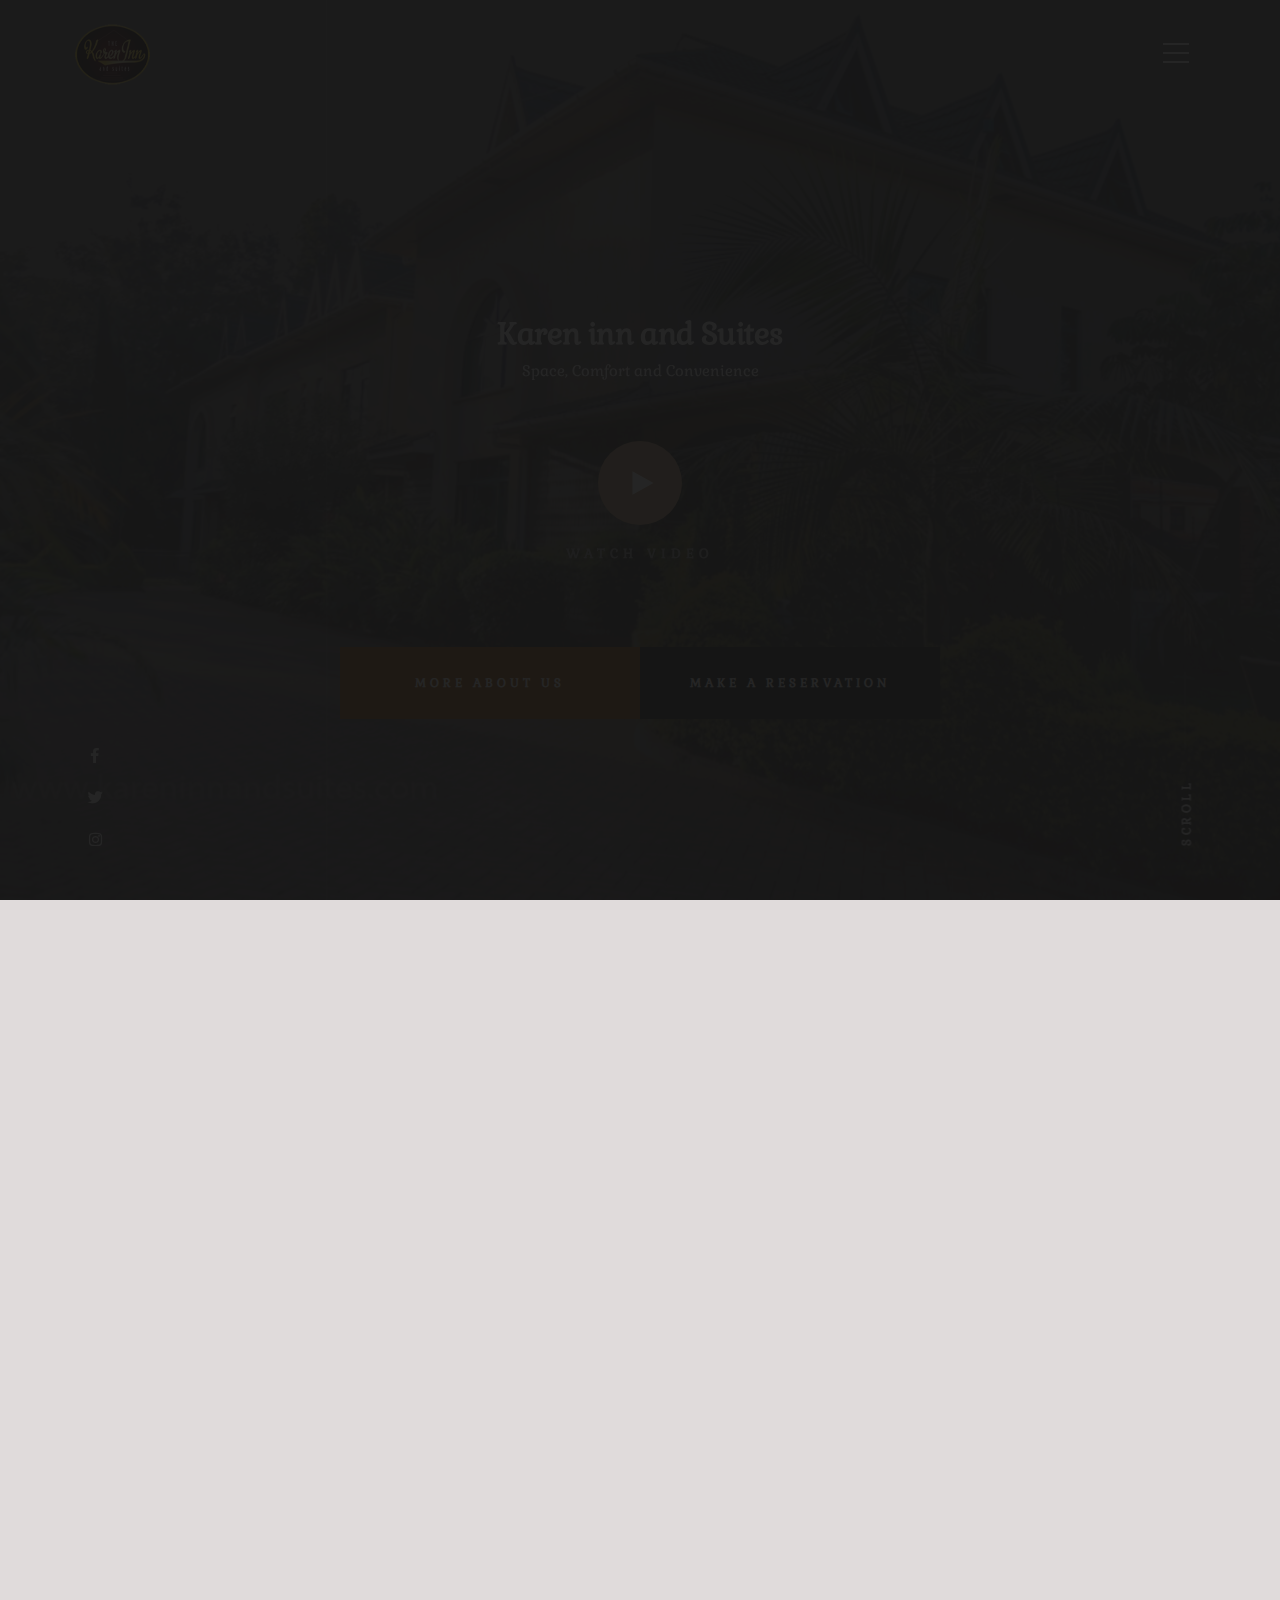
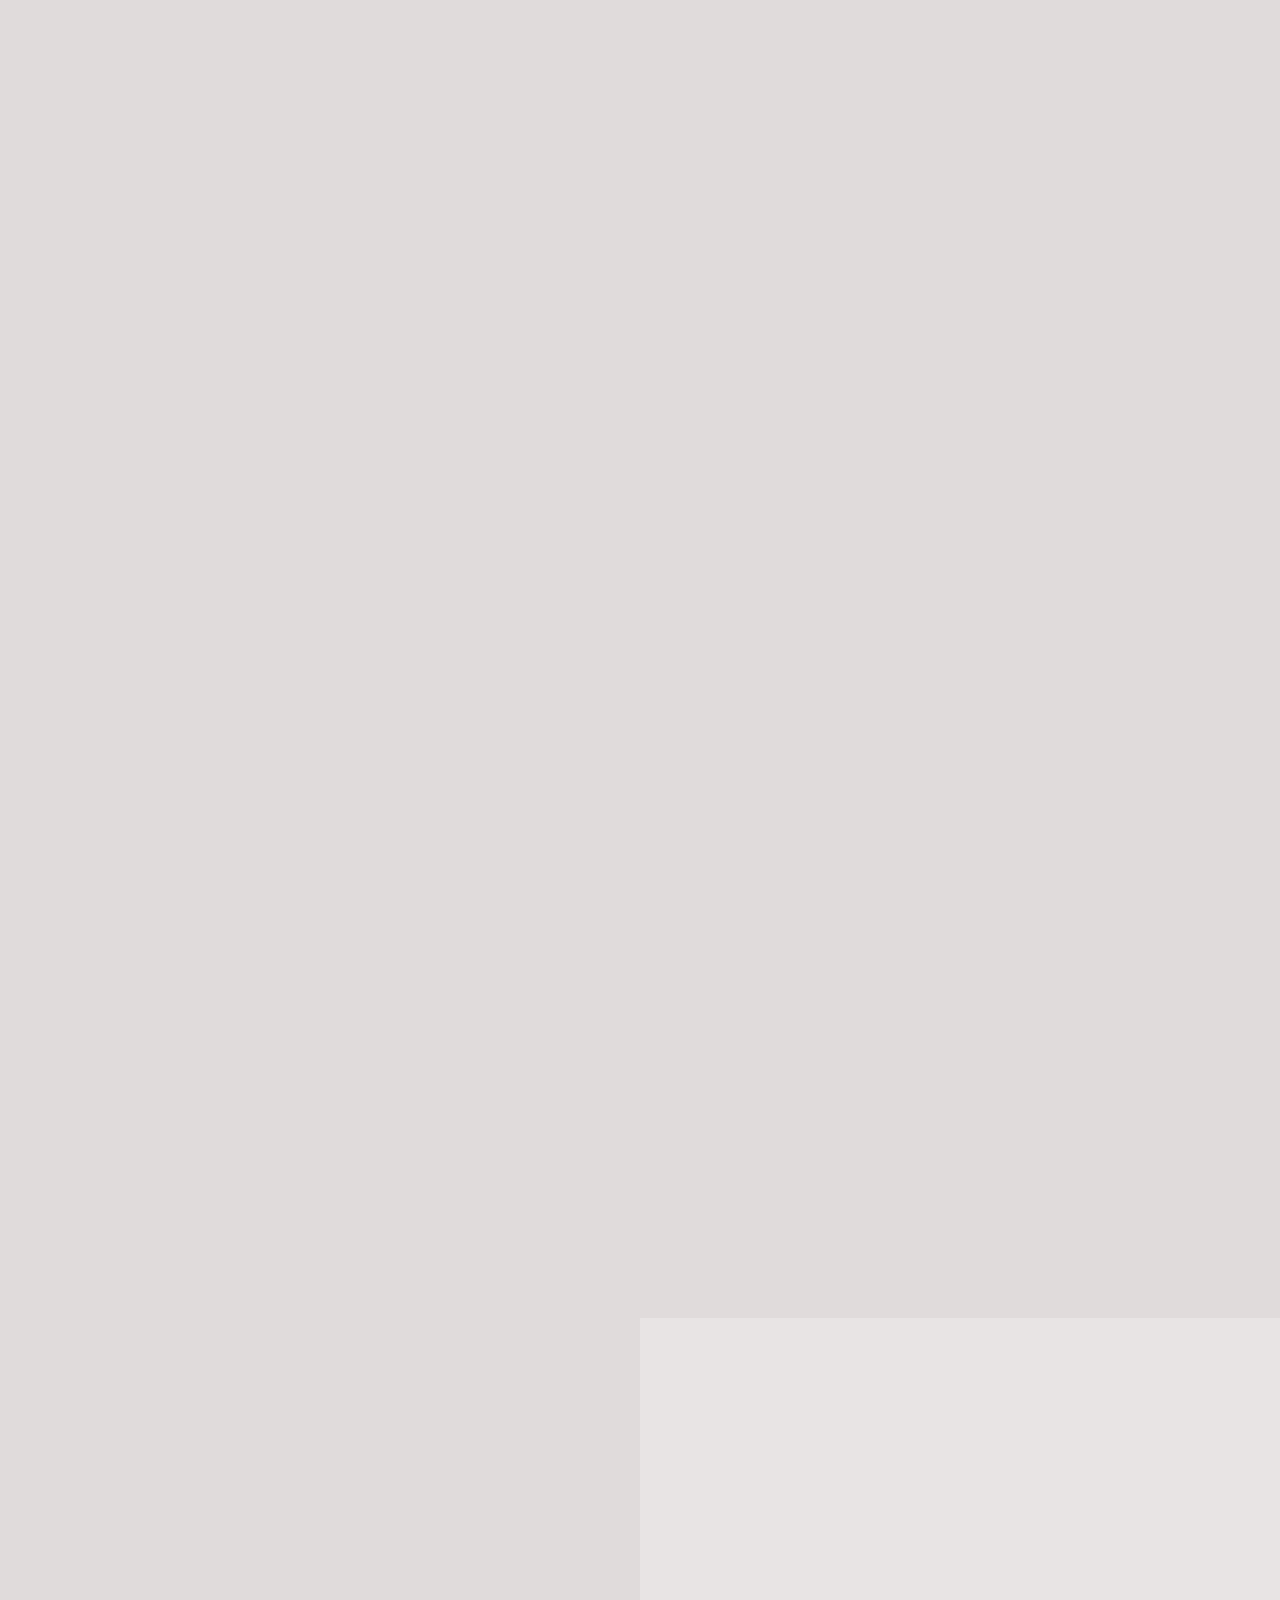
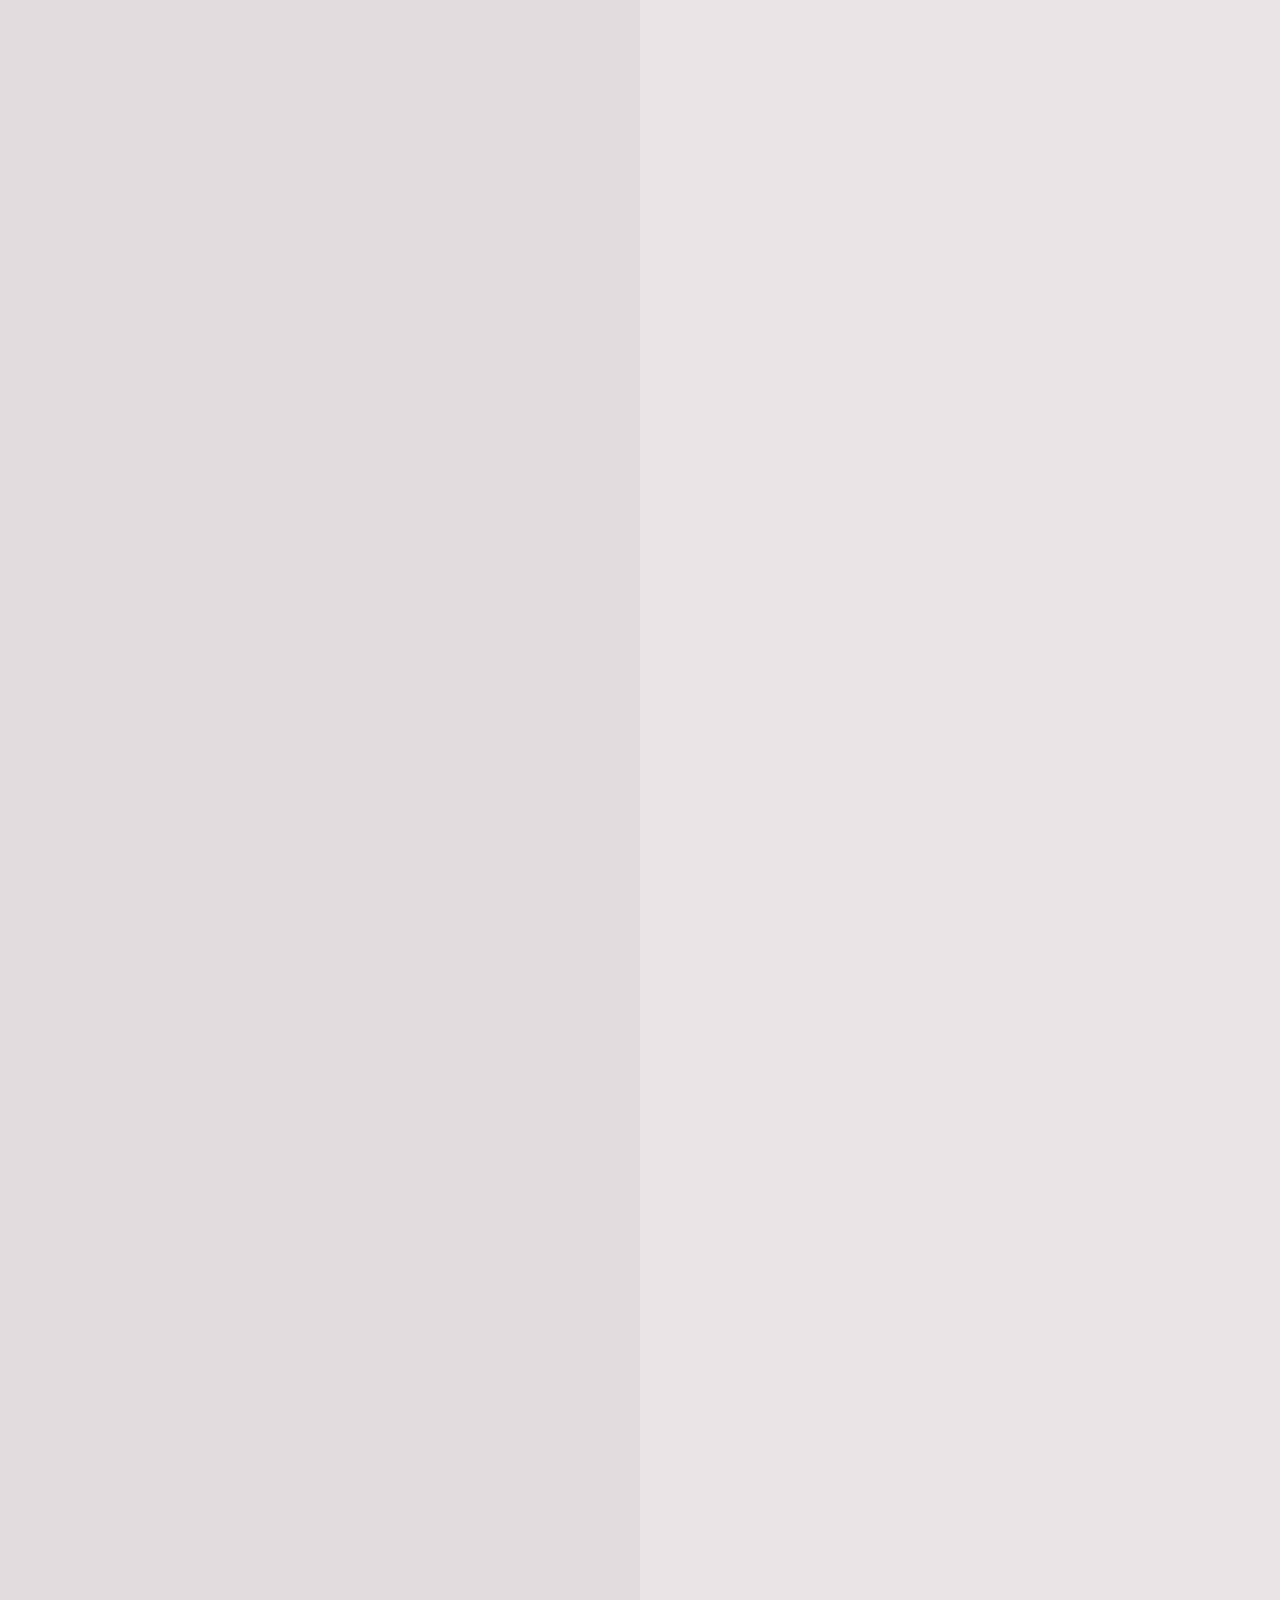
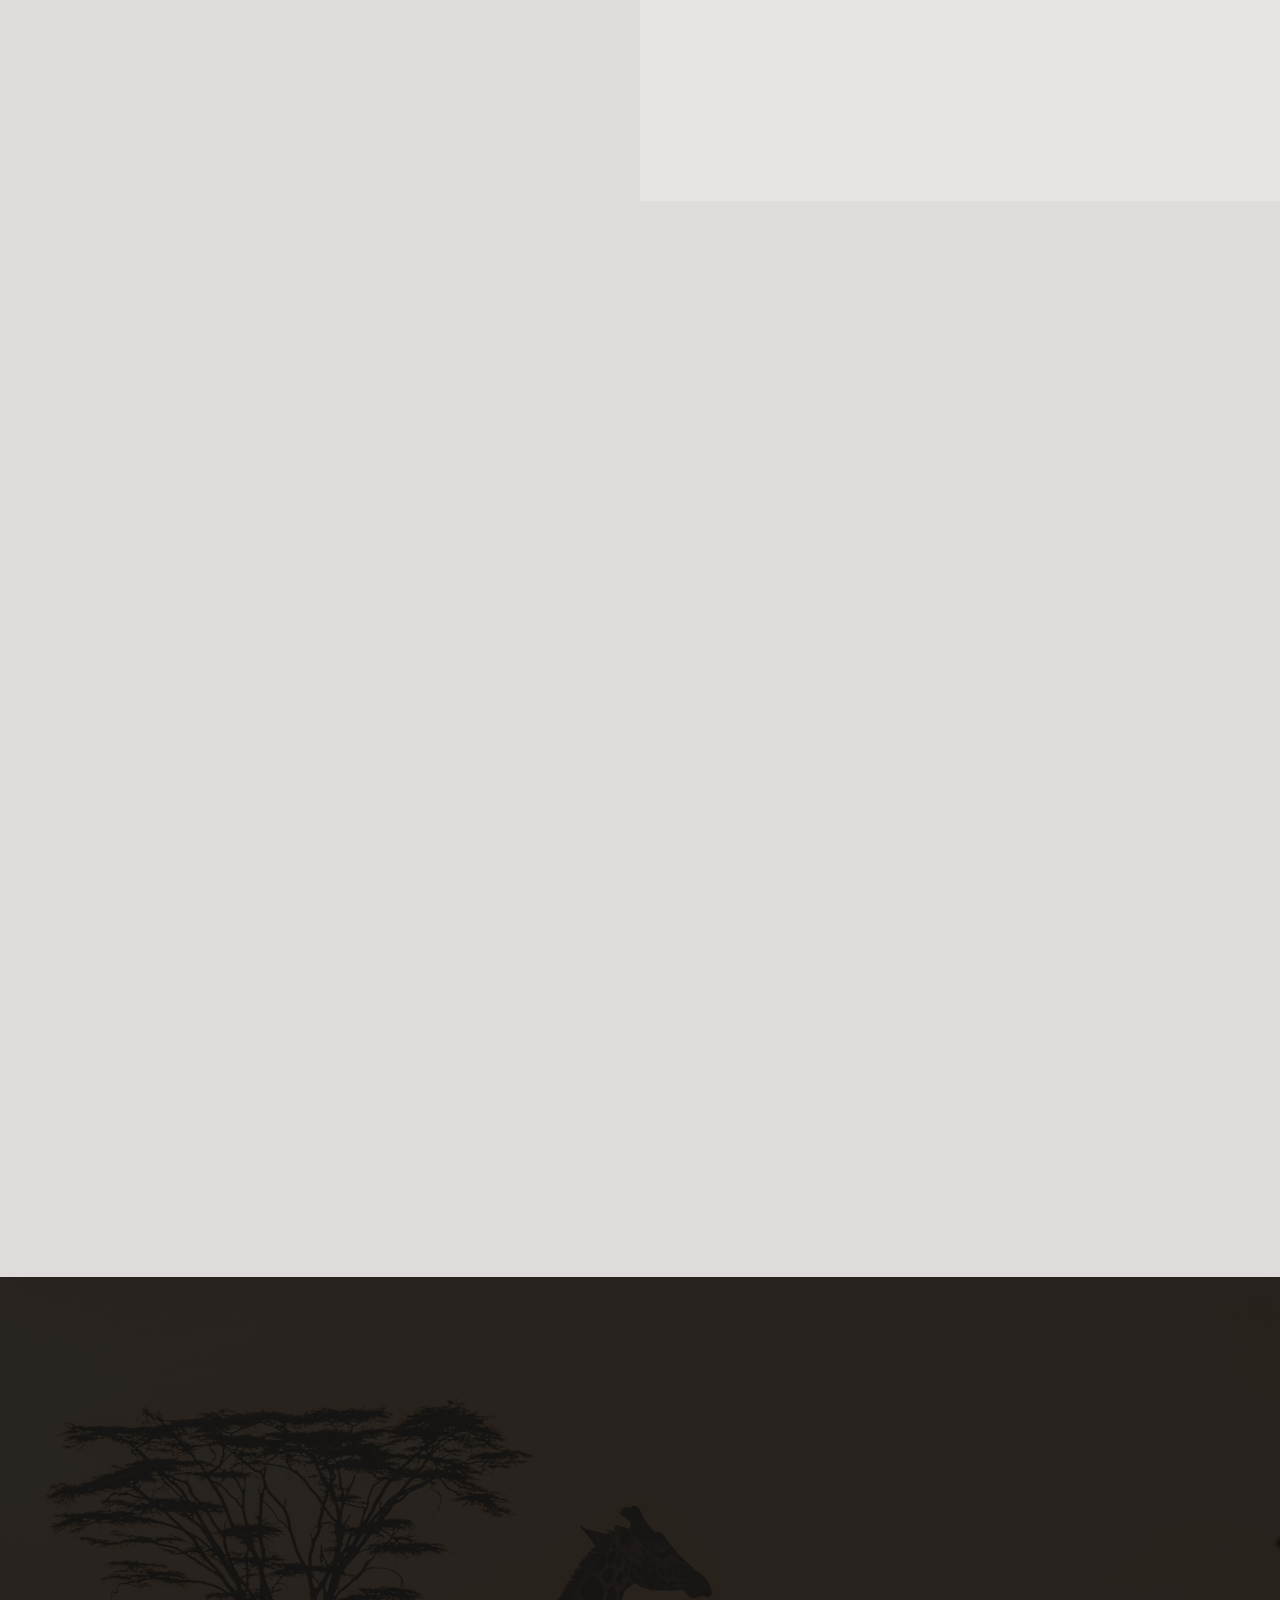
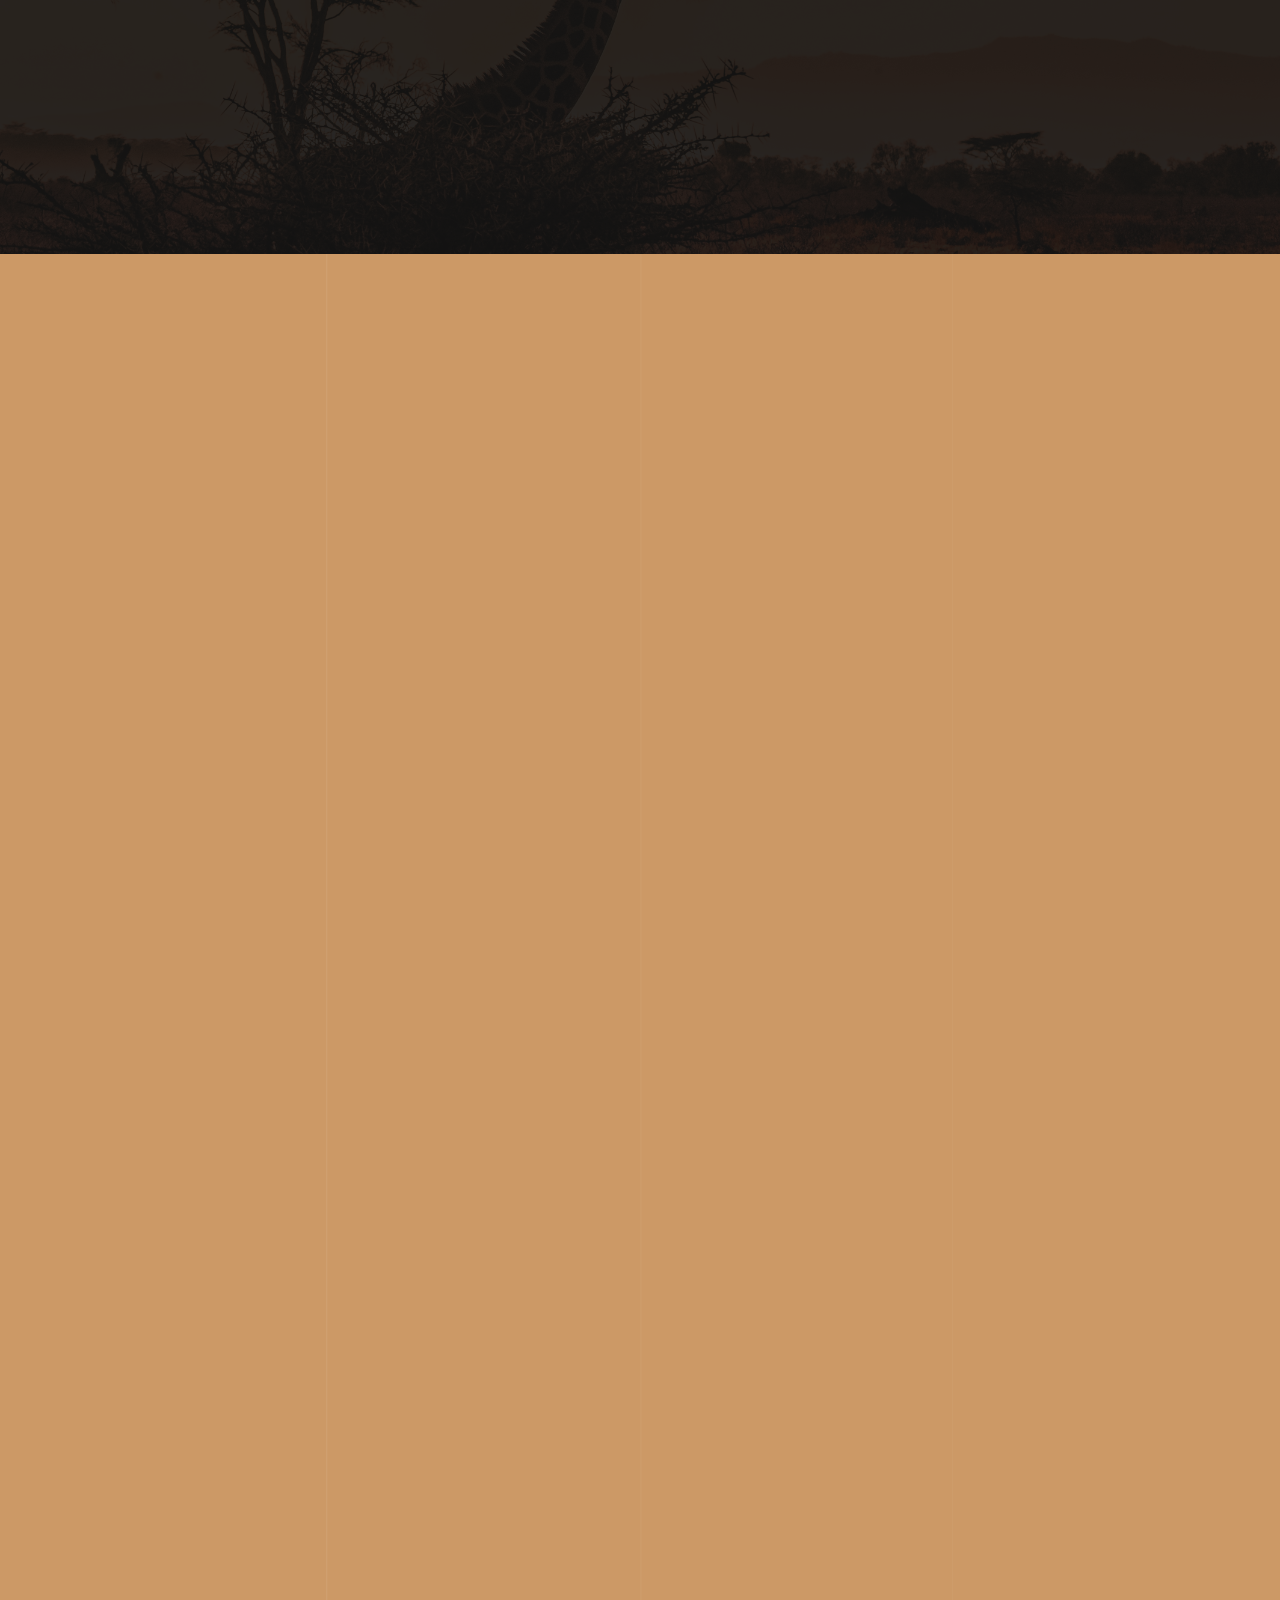
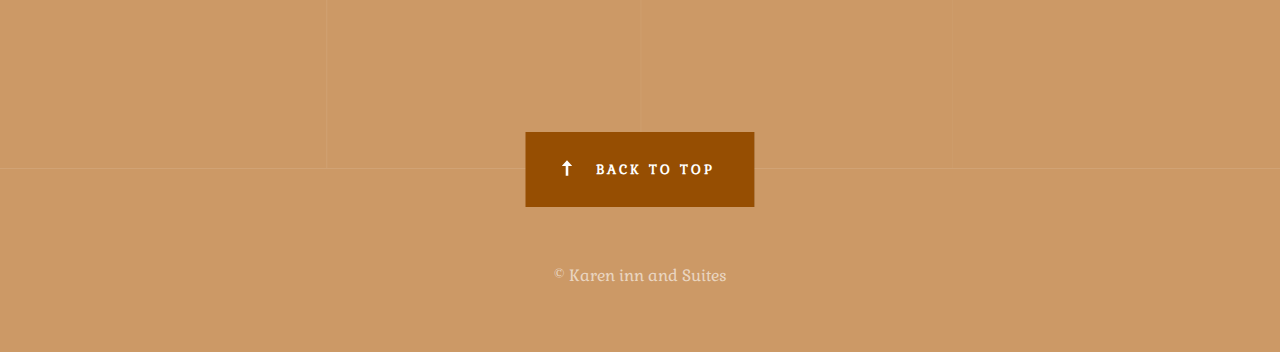
<file: index.html>
<!DOCTYPE html>
<html class="no-js" lang="en">
<head>

    <!--- basic page needs
    ================================================== -->
    <meta charset="utf-8">
    <title>Karen inn and Suites</title>
    <meta name="description" content="">
    <meta name="author" content="">

    <!-- mobile specific metas
    ================================================== -->
    <meta name="viewport" content="width=device-width, initial-scale=1.0, user-scalable=no">
    <meta name="theme-color" content="#e3b186">
    <meta name="msapplication-navbutton-color" content="#e3b186">
    <meta name="apple-mobile-web-app-status-bar-style" content="#fcf5e5">

    <!-- CSS
    ================================================== -->
    <link rel="stylesheet" href="css/base.css">
    <link rel="stylesheet" href="css/vendor.css">
    <link rel="stylesheet" href="css/main.css">
    <link rel="preconnect" href="https://fonts.googleapis.com">
    <link rel="preconnect" href="https://fonts.gstatic.com" crossorigin>
    <link href="https://fonts.googleapis.com/css2?family=Gabriela&display=swap" rel="stylesheet">
                                        
    <!-- script
    ================================================== -->
    <script src="js/modernizr.js"></script>

    <!-- favicons
    ================================================== -->
    <link rel="shortcut icon" href="musou-rm.png" type="image/x-icon">
    <link rel="icon" href="favicon.ico" type="image/x-icon">

</head>

<body id="top" onmousedown="return false" onselectstart="return false">
    
    <!-- preloader
    ================================================== -->
    <div id="preloader">
        <div id="loader" class="dots-jump">
            <div></div>
            <div></div>
            <div></div>
        </div>
    </div>

    <!-- header
    ================================================== -->
    <header class="s-header">

        <div class="header-logo">
            <a class="site-logo" href="index.html">
                <img src="images/karen logo.png" alt="Homepage">
            </a>
        </div> <!-- end header-logo -->

        <nav class="header-nav">

            <a href="#0" class="header-nav__close" title="close"><span>Close</span></a>

            <h3>Navigate to</h3>

            <div class="header-nav__content">
                
                <ul class="header-nav__list">
                    <li><a class="smoothscroll"  href="#home" title="home">Home</a></li>
                    <li><a class="smoothscroll"  href="#about" title="about">About</a></li>                    
                    <li><a class="smoothscroll"  href="#services" title="services">Services</a></li>                    
                    <li><a class="smoothscroll"  href="#works" title="works">Amenities</a></li>
                    <li><a class="smoothscroll"  href="#clients" title="covid-19">Covid 19 protocols</a></li> <br>
                    <a href="dining.html">Dining</a> <br>
                    <a href="conference.html">Boardrooms</a>
                        <ul class="sub-menu">
                            <li><a href="rates.html">Our Rates</a></li>
                            <li><a href="deluxe.html">Deluxe Suite</a></li>
                            <li><a href="executive.html">Executive Suite</a></li>                            
                        </ul>
                    <li><a class="smoothscroll"  href="#contact" title="contact">Contact</a></li>
                </ul>
    
                <p></p>
    
                <ul class="header-nav__social">
                    <li>
                        <a href="https://www.facebook.com/kareninnandsuites/"><i class="fab fa-facebook"></i></a>
                    </li>
                    <li>
                        <a href="https://twitter.com/?logout=1637147414463"><i class="fab fa-twitter"></i></a>
                    </li>
                    <li>
                        <a href="https://www.instagram.com/kareninnsuites/"><i class="fab fa-instagram"></i></a>
                    </li>
                    
                    
                </ul>

            </div> <!-- end header-nav__content -->

        </nav> <!-- end header-nav -->

        <a class="header-menu-toggle" href="#0">
            <span class="header-menu-icon"></span>
        </a>

    </header> <!-- end s-header -->


    <!-- home
    ================================================== -->
    <section id="home" class="s-home page-hero target-section" data-parallax="scroll" data-image-src="images/portfolio/compound.jpg" data-natural-width=3000 data-natural-height=2000 data-position-y=center>

        <div class="grid-overlay">
            <div></div>
        </div>

        <div class="home-content">

            <div class="row home-content__main">

                <h1>
                Karen inn and Suites
                </h1>

                <h3>
                Space, Comfort and Convenience
                </h3>

                <div class="home-content__video">
                <a class="video-link" href="https://www.youtube.com/watch?v=ho3tWkNMA-Y&t=3s" data-lity>
                    <span class="video-icon"></span>
                        <span class="video-text">Watch Video</span>
                    </a>
                    </div>

                    <div class="home-content__button">
                    <a href="#about" class="smoothscroll btn btn--primary btn--large">
                        More About Us
                    </a>
                    <a href="#contact" class="smoothscroll btn btn--large">
                        Make a Reservation
                    </a>
                </div>

            </div> <!-- end home-content__main -->

            <div class="home-content__scroll">
                <a href="#about" class="scroll-link smoothscroll">
                    Scroll
                </a>
            </div>

        </div> <!-- end home-content -->

        <ul class="home-social">
            <li>
                <a href="https://www.facebook.com/kareninnandsuites/"><i class="fab fa-facebook-f" aria-hidden="true"></i><span>Facebook</span></a>
            </li>
            <li>
                <a href="https://twitter.com/?logout=1637147414463"><i class="fab fa-twitter" aria-hidden="true"></i><span>Twiiter</span></a>
            </li>
            <li>
                <a href="https://www.instagram.com/kareninnsuites/"><i class="fab fa-instagram" aria-hidden="true"></i><span>Instagram</span></a>
            </li>
            </ul>

    </section>

    <!-- about
    ================================================== -->
    <section id="about" class="s-about target-section">

        <div class="row section-header bit-narrow" data-aos="fade-up">
            <div class="col-full">
                <h3 class="subhead">Who We Are</h3>
                <p>
                  The Karen Inn and Suites is located in the leafy surburb of Karen, in Nairobi Kenya. It's situated at a short distance from Karen shopping center
                  set in half acre of lushy green gardens, it's a great getaway from the hustle and bustle of the city centre. The hotel has spacious ensuite rooms.
                  All the rooms have internet connectivity and satellite Tv connection.
                  To compliment this we have conference facilities, an open Bar and Restaurant and room services.
                  Our priority is making the guest feel home away from home. 
                  The hotel is open all year round and you will find a traquil and welcoming atmosphere. It is a  breathe of fresh air, offering a 5 star service with special personalised services.
                  The hotel is 20-25 minutes away from the airport.
                </p>
            </div>
        </div> <!-- end section-header -->

        <div class="row bit-narrow" data-aos="fade-up">
            <div class="col-full">
                <p>
                    We offer high quality services throughout and during our long professional career, we have successfully developed strong relationships with
                    all our clients including hotels and Airlines.
            </p>
            </div>
        </div> <!-- end about-desc -->


    </section> <!-- end s-about -->


    <!-- services
    ================================================== -->
    <section id='services' class="s-services target-section darker">

        <div class="row section-header bit-narrow" data-aos="fade-up">
            <div class="col-full">
                <h3 class="subhead">What we do</h3>
                <p class="lead">
                We take pride in what we do. Our services are to help 
                your visit turn your dream into a reality.
                <p>
            </div>
        </div> <!-- end section-header -->

        <div class="row bit-narrow services block-1-2 block-tab-full">

            <div class="col-block item-service" data-aos="fade-up">
                <div class="item-service__icon">
                    <i class="icon-gift"></i>
                </div>
                <div class="item-service__text">
                    <p class="lead">Bridal and Baby Showers</p>
                    <p>As you celebrate a milestone birthday, a baby shower, bridal showers, private parties and other special celebrations, our team can help you create a memorable and effortless event to celebrate in style.
                        Each of our events are designed to fit your vision and budget, bringing your ideas to life. No matter where you are, we can help you and your families move forward with the planning so that you can relax and enjoy the process.
                    </p>
                </div>
            </div>
                        

            <div class="col-block item-service" data-aos="fade-up">
                <div class="item-service__icon">
                    <i class="icon-heart"></i>
                </div>
                <div class="item-service__text">
                    <p class="lead">Weddings</p>
                    <p>Whether you are planning an intimate gathering or a lavish celebration, we offer you peace of mind, enabling you and your family to relax and treasure every moment of your celebration.
                        We pay attention to the smallest detail and will seamlessly translate your vision of the perfect wedding into a spectacular event that is beautifully styled and yours.
                    </p>
                </div>
            </div>

            <div class="col-block item-service" data-aos="fade-up">
                <div class="item-service__icon">
                    <i class="icon-map"></i>
                </div>
                <div class="item-service__text">
                    <p class="lead">Day Trips</p>
                    <p>Whether you are travelling by bus or coach, booking a holiday, or renewing your bus pass, you'll find the Karen Inn and Suites team friendly and courteous. In our eyes, looking after our customers is looking after our nearest and dearest and
                        that is why we take you to some of our tourist attractions within Nairobi such as Giraffe Center, The Hub mall, Elephant Centre, Karen Blixen and Nairobi National Park. 
                    </p>
                </div>
            </div>
    
            <div class="col-block item-service" data-aos="fade-up">
                <div class="item-service__icon">
                    <i class="icon-paper-plane"></i></div>
                <div class="item-service__text">
                    <p class="lead">Meet $ Assist at Airport</p>
                    <p>Our team of Meet and Assist agents are available to help you, guiding you through the airport, providing travel tips, and helping you complete procedures at security, immigration, and baggage drop off and collection, That way
                        you won't have the pressure of handling all the work while arriving in Kenya.
                    </p>
                </div>
            </div>

        </div> <!-- end services -->

    </section> <!-- end s-services -->

    


    <!-- works
    ================================================== -->
    <section id="works" class="s-works target-section">

        <div class="row section-header has-bottom-sep narrow target-section" data-aos="fade-up">
            <div class="col-full">
                <h3 class="subhead">Our Amenities</h3>
                <p class="lead">
                    We make your holiday an adventure of a lifetime by giving you to the best service and serene rooms.
                </p>
            </div>
        </div> <!-- end section-header -->

        <div class="row masonry-wrap">

            <div class="masonry">
    
                <div class="masonry__brick" data-aos="fade-up">
                    <div class="item-folio">
                            
                        <div class="item-folio__thumb">
                            <a href="images/portfolio/gallery/compound.jpg" class="thumb-link" title="" data-size="1050x700">
                                <img src="images/portfolio/compound.jpg" 
                                     srcset="images/portfolio/compound.jpg 1x, images/portfolio/compound.jpg 1x" alt="">
                            </a>
                        </div>

                        <div class="item-folio__text">
                            <h3 class="item-folio__title">
                                Parking Lot
                            </h3>
                            
                        </div>

                        <a href="https://www.behance.net/" class="item-folio__project-link" title="Project link">
                            <i class="icon-link"></i>
                        </a>

                        <div class="item-folio__caption">
                            <p></p>
                        </div>

                    </div>
                </div> <!-- end masonry__brick -->
    
                <div class="masonry__brick" data-aos="fade-up">
                    <div class="item-folio">
                            
                        <div class="item-folio__thumb">
                            <a href="images/portfolio/gallery/compound2.jpg" class="thumb-link" title="" data-size="1050x700">
                                <img src="images/portfolio/compound2.jpg" 
                                     srcset="images/portfolio/compound2.jpg 1x, images/portfolio/compound2.jpg 1x" alt="">
                            </a>
                        </div>

                        <div class="item-folio__text">
                            <h3 class="item-folio__title">
                                Garden.
                            </h3>
                            
                        </div>

                        <a href="https://www.behance.net/" class="item-folio__project-link" title="Project link">
                            <i class="icon-link"></i>
                        </a>

                        <div class="item-folio__caption">
                        </div>

                    </div>
                </div> <!-- end masonry__brick -->
        
                <div class="masonry__brick" data-aos="fade-up">
                    <div class="item-folio">
                            
                        <div class="item-folio__thumb">
                            <a href="images/portfolio/gallery/outside.jpg" class="thumb-link" title="" data-size="1050x700">
                                <img src="images/portfolio/outside.jpg"
                                     srcset="images/portfolio/outside.jpg 1x, images/portfolio/outside.jpg 1x" alt="">
                            </a>
                        </div>

                        <div class="item-folio__text">
                            <h3 class="item-folio__title">
                                Outdoor dining.
                            </h3>
                            <!-- <p class="item-folio__cat">
                                Maasai Mara
                            </p> -->
                        </div>

                        <a href="https://www.behance.net/" class="item-folio__project-link" title="Project link">
                            <i class="icon-link"></i>
                        </a>

                        <div class="item-folio__caption">                       
                        </div>

                    </div>
                </div> <!-- end masonry__brick -->
        
                <div class="masonry__brick" data-aos="fade-up">
                    <div class="item-folio">
                            
                        <div class="item-folio__thumb">
                            <a href="images/portfolio/gallery/baby1.jpg" class="thumb-link" title="" data-size="1050x700">
                                <img src="images/portfolio/baby1.jpg" 
                                     srcset="images/portfolio/baby1.jpg 1x, images/portfolio/baby1.jpg 1x" alt="">
                            </a>
                        </div>

                        <div class="item-folio__text">
                            <h3 class="item-folio__title">
                                Catering
                            </h3>
                           
                        </div>

                        <a href="https://www.behance.net/" class="item-folio__project-link" title="Project link">
                            <i class="icon-link"></i>
                        </a>

                        <div class="item-folio__caption">
                        </div>

                    </div>
                </div> <!-- end masonry__brick -->
    
                <div class="masonry__brick" data-aos="fade-up">
                    <div class="item-folio">
                            
                        <div class="item-folio__thumb">
                            <a href="images/portfolio/gallery/boardroom.jpg" class="thumb-link" title="" data-size="1050x700">
                                <img src="images/portfolio/boardroom.jpg" 
                                     srcset="images/portfolio/boardroom.jpg 1x, images/portfolio/boardroom.jpg 2x" alt="">
                            </a>
                        </div>

                        <div class="item-folio__text">
                            <h3 class="item-folio__title">
                                Boardroom and conference room
                            </h3>
                           
                        </div>
                        <a href="https://www.behance.net/" class="item-folio__project-link" title="Project link">
                            <i class="icon-link"></i>
                        </a>

                        <div class="item-folio__caption">
                            
                        </div>

                    </div>
                </div> <!-- end masonry__brick -->
        
                <div class="masonry__brick" data-aos="fade-up">
                    <div class="item-folio">
                            
                        <div class="item-folio__thumb">
                            <a href="images/portfolio/gallery/valentine1.jpg" class="thumb-link" title="" data-size="1050x700">
                                <img src="images/portfolio/valentine1.jpg"
                                     srcset="images/portfolio/valentine1.jpg 1x, images/portfolio/valentine1.jpg 1x" alt="">
                            </a>
                        </div>

                        <div class="item-folio__text">
                            <h3 class="item-folio__title">
                                Room service.
                            </h3>
                           
                        </div>

                        <a href="https://www.behance.net/" class="item-folio__project-link" title="Project link">
                            <i class="icon-link"></i>
                        </a>

                        
                    </div>
                </div> <!-- end masonry__brick -->

                <div class="masonry__brick" data-aos="fade-up">
                    <div class="item-folio">
                            
                        <div class="item-folio__thumb">
                            <a href="images/portfolio/gallery/wedd.jpg" class="thumb-link" title="Bridal and Baby showers" data-size="1050x700">
                                <img src="images/portfolio/wedd.jpg" 
                                     srcset="images/portfolio/wedd.jpg 1x, images/portfolio/wedd.jpg 2x" alt="">
                            </a>
                        </div>

                        <div class="item-folio__text">
                            <h3 class="item-folio__title">
                                Bridal and Baby showers.
                            </h3>
                           
                        </div>
                        <a href="https://www.behance.net/" class="item-folio__project-link" title="Project link">
                            <i class="icon-link"></i>
                        </a>

                        <div class="item-folio__caption">                         
                        </div>

                    </div>
                </div> <!-- end masonry__brick -->

                <div class="masonry__brick" data-aos="fade-up">
                    <div class="item-folio">
                            
                        <div class="item-folio__thumb">
                            <a href="images/portfolio/gallery/wedo1.jpg" class="thumb-link" title="Weddings" data-size="1050x700">
                                <img src="images/portfolio/bridal.jpg"
                                     srcset="images/portfolio/bridal.jpg 1x, images/portfolio/bridal.jpg 2x" alt="">
                            </a>
                        </div>

                        <div class="item-folio__text">
                            <h3 class="item-folio__title">
                                Weddings.
                            </h3>
                           
                        </div>

                        <a href="https://www.behance.net/" class="item-folio__project-link" title="Project link">
                            <i class="icon-link"></i>
                        </a>


                    </div>
                </div> <!-- end masonry__brick -->
    
            </div> <!-- end masonry -->

        </div> <!-- end masonry-wrap -->

    </section> <!-- end s-works -->
    


    <!-- clients
    ================================================== -->
    <section id="clients" class="s-clients target-section darker">


        <div class="row section-header text-center narrow" data-aos="fade-up">
            <div class="col-full">
                <h3 class="subhead">Our Clients</h3>
                <p class="lead">Our Covid-19 protocols</p>
            </div>
        </div> <!-- end section-header -->

        <div class="row clients-wrap" data-aos="fade-up">
            <div class="col-twelve">
                <p>Dear Valued Guest,</p>

                    <p>Greetings from Karen Inn and Suites. We hope you're having a wonderful stay and we appreciate you for staying with us. 
                        Over the past year, the Coronavirus (COVID-19) outbreak has been and will continue to be a major concern for everyone.
                        We wanted to share an update with you on how we are managing the situation here and how we have stepped up precautionary measures on preventing the spread of the Coronavirus (COVID-19).
                        We are in constant contact with our vendors, our management, and reviewing the Ministry of Health guidelines to ensure that we are exceeding all recommendations to ensure the safety of our guests and staff.
                        Our health and safety protocols have been carefully designed to provide our guests with a safe, relaxing and memorable stay in Karen Inn and Suites.
                        We thank you for your support and we look forward to making your stay a memorable one.
                        </p>
                                     
            </div>
        </div>                     

    </section> <!-- end s-clients -->
    
        <section id="attractions">
            <div class="row section-header text-center narrow" data-aos="fade-up">
                <div class="col-full">
                    <p class="lead">Attractions.</p> <br>

            <ul class="clients">
                <li><img src="images/giraffe.png" alt="" style="width: 50px; height: 50px;"> <br> Giraffe Center</li>
                <li><img src="images/museum.png" alt="" style="width: 50px; height: 50px;"> <br> Karen Blixen Museum</li>
                <li><img src="images/orphanage.png" alt="" style="width: 50px; height: 50px;"> <br> Elephant Orphanage</li>
                <li><img src="images/golf-course.png" alt="" style="width: 50px; height: 50px;"> <br> Karen Golf Club</li>
                <li><img src="images/beads.png" alt="" style="width: 50px; height: 50px;"> <br> Kazuri beads</li>
                
            </ul>
                </div>
            </div>            
        </section>

    <!-- testimonies
    ================================================== -->
    <section class="s-testimonials">

        <div class="testimonials__icon" data-aos="fade-up"></div>

        <div class="row testimonials narrow">

            <div class="col-full testimonials__slider" data-aos="fade-up">

                <div class="testimonials__slide">
                    <p>“The staff were helpful and friendly as usual. The staff kindly allowed me to leave my vehicle in their car park for 3 days while I travelled to Western Kenya.”</p>
                    <div class="testimonials__author">
                        Alan Murphy
                        <span>Australia</span>
                    </div>
                </div> <!-- end testimonials__slide -->

                <div class="testimonials__slide">
                    <p>The location, it was so peaceful so I slept soundly. The staff were very helpful and welcoming.
                        Very secure compound with parking</p>
                    <div class="testimonials__author">
                        Lizzie Williams
                        <span>South Africa</span>
                    </div>
                </div> <!-- end testimonials__slide -->

                <div class="testimonials__slide">
                    <p>Basically when you're in Kenya just remember to travel light, take a good camera. Be prepared for some interesting  journeys, basic camping and facilities!</p>
                    <div class="testimonials__author">
                        Jespher ó Conchobhair
                        <span>Ireland</span>
                    </div>
                </div> <!-- end testimonials__slide -->
                
            </div> <!-- end testimonials__slider -->

        </div> <!-- end testimonials -->

    </section> <!-- end s-testimonials -->


    <!-- contact
    ================================================== -->
    <section id="contact" class="s-contact target-section">

            <div class="grid-overlay">
                <div></div>
            </div>

        <div class="row section-header narrow" data-aos="fade-up">
            <div class="col-full">
                <h3 class="subhead">Keep In Touch</h3>
                <p class="lead">Feel free to contact us for bookings and reservations.</p>
            </div>
        </div> <!-- end section-header -->

        <div class="row contact-main" data-aos="fade-up">
            <div class="col-full">
                <p class="contact-email">
                    <a href="mailto: info@kareninn-suites.com">info@kareninn-suites.com</a><br>
                </p>
                <p class="lead">
                    P.O Box 69598-00400 <br>
                    Nairobi, Kenya<br>
                    Opposite Deputy President's Residence, <br>
                    Next to World Vision - Karen Road
                </p>
                <p class="lead">
                   <a href="tel:+254 720 600610">+254 720 600610</a> <br>
                   <a href="tel:+254 721427941">+254 721427941</a>
                </p>

                <div class="map">
                    <p>
                        <iframe src="https://www.google.com/maps/embed?pb=!1m18!1m12!1m3!1d3988.7568578185633!2d36.71468821415828!3d-1.3216699990360332!2m3!1f0!2f0!3f0!3m2!1i1024!2i768!4f13.1!3m3!1m2!1s0x182f1b6d2dfc952d%3A0xcf348062e9b774d7!2sKaren%20Inn%20%26%20Suites!5e0!3m2!1sen!2ske!4v1642869707174!5m2!1sen!2ske" width="100%" height="450" style="border:0;" allowfullscreen="" loading="lazy"></iframe>
                    </p>
                </div>

                <ul class="contact-social">
                    <li>
                        <a href="https://www.facebook.com/kareninnandsuites/"><i class="fab fa-facebook"></i></a>
                    </li>
                    <li>
                        <a href="https://twitter.com/?logout=1637147414463"><i class="fab fa-twitter"></i></a>
                    </li>
                    <li>
                        <a href="https://www.instagram.com/kareninnsuites/"><i class="fab fa-instagram"></i></a>
                    </li>                   
                </ul>
            </div>
        </div>

    </section> <!-- end s-contact -->


    <!-- footer
    ================================================== -->
    <footer>
        <div class="row">
            <div class="col-full ss-copyright">
                <span>&copy Karen inn and Suites</span> 
            </div>
        </div>

        <div class="ss-go-top">
            <a class="smoothscroll" title="Back to Top" href="#top">Back to Top</a>
        </div>
    </footer>


    <!-- photoswipe background
    ================================================== -->
    <div aria-hidden="true" class="pswp" role="dialog" tabindex="-1">

        <div class="pswp__bg"></div>
        <div class="pswp__scroll-wrap">

            <div class="pswp__container">
                <div class="pswp__item"></div>
                <div class="pswp__item"></div>
                <div class="pswp__item"></div>
            </div>

            <div class="pswp__ui pswp__ui--hidden">
                <div class="pswp__top-bar">
                    <div class="pswp__counter"></div><button class="pswp__button pswp__button--close" title="Close (Esc)"></button> <button class="pswp__button pswp__button--share" title=
                    "Share"></button> <button class="pswp__button pswp__button--fs" title="Toggle fullscreen"></button> <button class="pswp__button pswp__button--zoom" title=
                    "Zoom in/out"></button>
                    <div class="pswp__preloader">
                        <div class="pswp__preloader__icn">
                            <div class="pswp__preloader__cut">
                                <div class="pswp__preloader__donut"></div>
                            </div>
                        </div>
                    </div>
                </div>
                <div class="pswp__share-modal pswp__share-modal--hidden pswp__single-tap">
                    <div class="pswp__share-tooltip"></div>
                </div><button class="pswp__button pswp__button--arrow--left" title="Previous (arrow left)"></button> <button class="pswp__button pswp__button--arrow--right" title=
                "Next (arrow right)"></button>
                <div class="pswp__caption">
                    <div class="pswp__caption__center"></div>
                </div>
            </div>

        </div>

    </div> <!-- end photoSwipe background -->


    <!-- Java Script
    ================================================== -->
    <script src="js/jquery-3.2.1.min.js"></script>
    <script src="js/plugins.js"></script>
    <script src="js/main.js"></script>

</body>
</file>
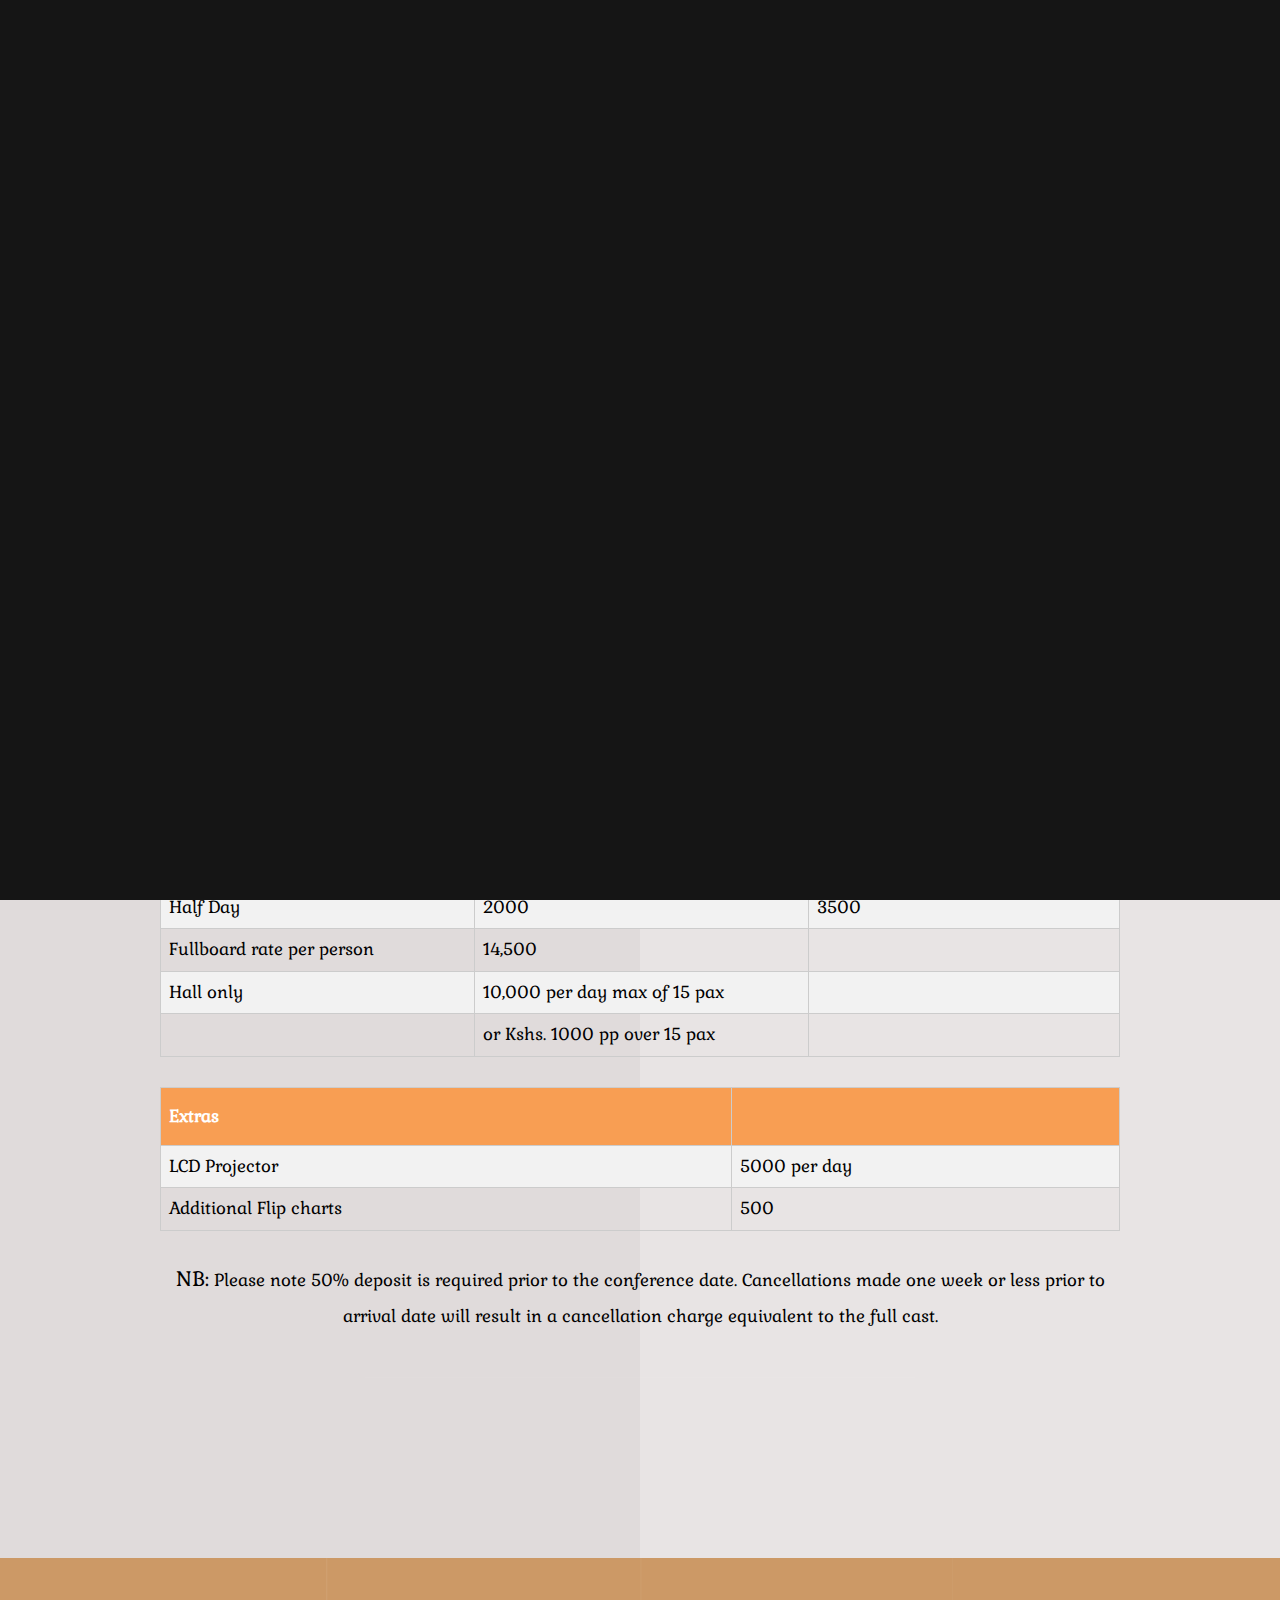
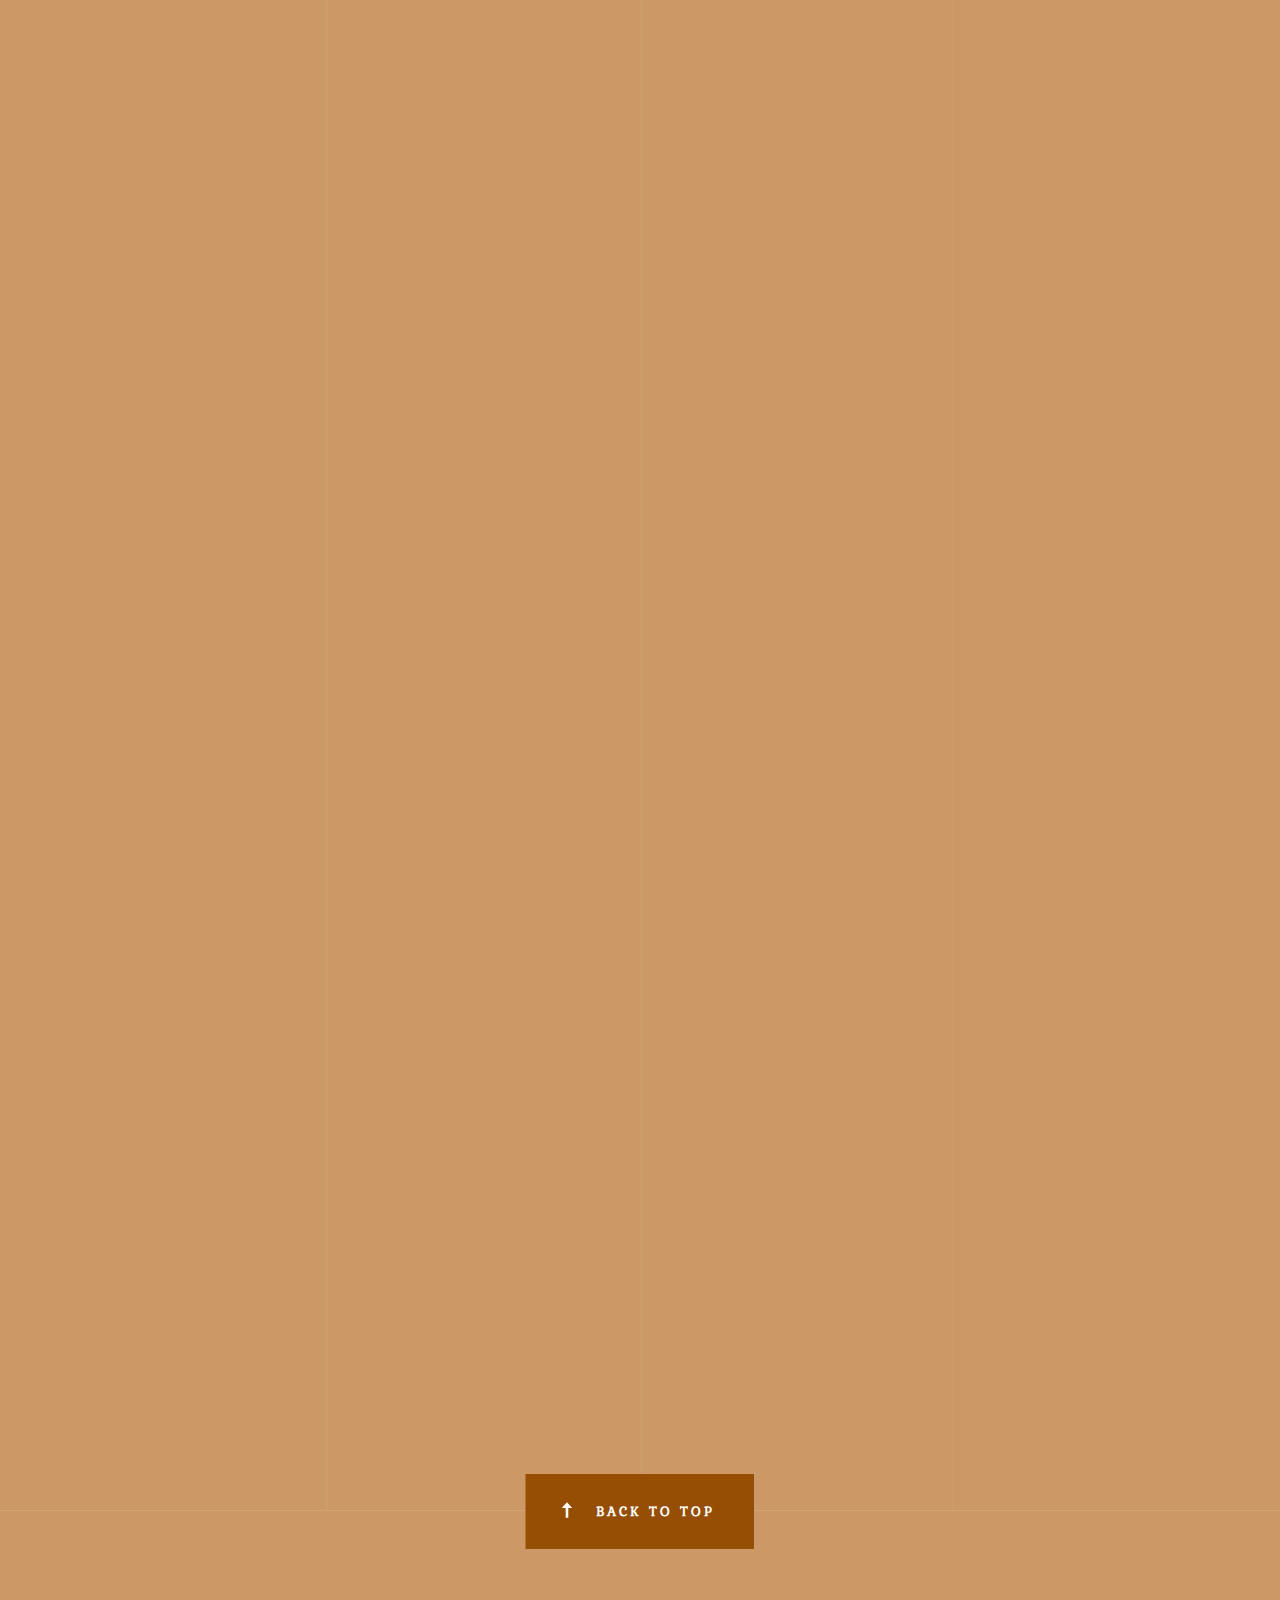
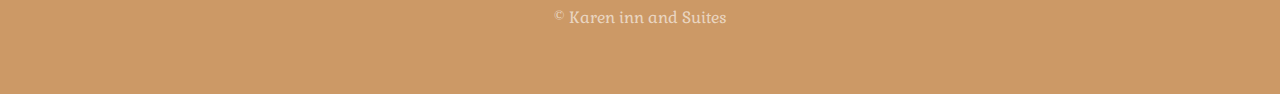
<file: conference.html>
<!DOCTYPE html>
<html class="no-js" lang="en">
<head>

    <!--- basic page needs
    ================================================== -->
    <meta charset="utf-8">
    <title>Karen inn and Suites</title>
    <meta name="description" content="">
    <meta name="author" content="">

    <!-- mobile specific metas
    ================================================== -->
    <!-- <meta name="viewport" content="width=device-width, initial-scale=1.0"> -->
    <meta name="viewport" content="width=device-width, initial-scale=1.0, user-scalable=no">


    <!-- CSS
    ================================================== -->
    <link rel="stylesheet" href="css/base.css">
    <link rel="stylesheet" href="css/vendor.css">
    <link rel="stylesheet" href="css/main.css">
    <link href="http://fonts.cdnfonts.com/css/gabriola" rel="stylesheet">
    <link rel="preconnect" href="https://fonts.googleapis.com">
    <link rel="preconnect" href="https://fonts.gstatic.com" crossorigin>
    <link href="https://fonts.googleapis.com/css2?family=Gabriela&display=swap" rel="stylesheet">
    
    <!-- script
    ================================================== -->
    <script src="js/modernizr.js"></script>

    <!-- favicons
    ================================================== -->
    <link rel="shortcut icon" href="musou-rm.png" type="image/x-icon">
    <link rel="icon" href="favicon.ico" type="image/x-icon">

</head>

<body id="top" onmousedown="return false" onselectstart="return false">
    
    <!-- preloader
    ================================================== -->
    <div id="preloader">
        <div id="loader" class="dots-jump">
            <div></div>
            <div></div>
            <div></div>
        </div>
    </div>

    <!-- header
    ================================================== -->
    <header class="s-header">

        <div class="header-logo">
            <a class="site-logo" href="index.html">
                <img src="images/karen logo.png" alt="Homepage">
            </a>
        </div> <!-- end header-logo -->

        <nav class="header-nav">

            <a href="#0" class="header-nav__close" title="close"><span>Close</span></a>

            <h3>Navigate to</h3>

            <div class="header-nav__content">
                
                <ul class="header-nav__list">
                        <a href="index.html">Home</a>
                        <ul class="sub-menu">
                            <li><a href="rates.html">Our Rates</a></li> <br>
                            <a href="dining.html">Dining</a> <br>
                            <a href="conference.html">Boardrooms</a> 
                            <li><a href="deluxe.html">Deluxe Suite</a></li>
                            <li><a href="executive.html">Executive Suite</a></li>                            
                        </ul></li>
                    <li><a class="smoothscroll"  href="#contact" title="contact">Contact</a></li>
                </ul>
    
                <p></p>
    
                <ul class="header-nav__social">
                    <li>
                        <a href="https://www.facebook.com/kareninnandsuites/"><i class="fab fa-facebook"></i></a>
                    </li>
                    <li>
                        <a href="https://twitter.com/?logout=1637147414463"><i class="fab fa-twitter"></i></a>
                    </li>
                    <li>
                        <a href="https://www.instagram.com/kareninnsuites/"><i class="fab fa-instagram"></i></a>
                    </li>
                    
                </ul>

            </div> <!-- end header-nav__content -->

        </nav> <!-- end header-nav -->

        <a class="header-menu-toggle" href="#0">
            <span class="header-menu-icon"></span>
        </a>

    </header> <!-- end s-header -->

    <section class="s-works target-section">
        <div class="row section-header has-bottom-sep narrow target-section" data-aos="fade-up">
            <div class="col-full">
                <p class="lead" style="margin-bottom: -1px;">
                    Conference and Meetings:
                </p>
        <p>Karen Inn and Suites offers facilities of high standards for conferencing and board meetings. The conference room seats a maximum of 30 pax
            while the boardroom seats 10 pax.

                <table id="customers">
                    <tr>
                        <th>Conference Package</th>
                    </tr>
                    <tr>
                        <td>Welcome tea on arrival</td>                        
                    </tr>
                    <tr>
                        <td>10.00 a.m and 4.00 p.m tea with snacks</td>
                    </tr>
                    <tr>
                        <td>Two 500 ml mineral water per day</td>
                    </tr>
                    <tr>
                        <td>Lunch inclusive of a soft drink</td>
                    </tr>
                    <tr>
                        <td>Pens & Writing pads</td>
                    </tr>
                    <tr>
                        <td>Flipchart + Mark pens</td>
                    </tr>
                    <tr>
                        <td>Screen Projector</td>
                    </tr>
                    <tr>
                        <td>Internet in the hall</td>
                    </tr>
                </table>

                <table id="customers">
                    <tr>
                        <th></th>
                        <th>Conference room (KSH)</th>
                        <th>Executive boardroom (KSH)</th>
                    </tr>
                    <tr>
                        <td>Rate per person per day</td> 
                        <td>3000</td>  
                        <td>4500</td>                     
                    </tr>
                    <tr>
                        <td>Breakfast meeting <small>(upto 10 a.m)</small></td>
                        <td>1650</td>
                        <td>2200</td>
                    </tr>
                    <tr>
                        <td>Half Day</td>
                        <td>2000</td>
                        <td>3500</td>
                    </tr>
                    <tr>
                        <td>Fullboard rate per person</td>
                        <td>14,500</td>
                        <td></td>
                    </tr>
                    <tr>
                        <td>Hall only</td>
                        <td>10,000 per day max of 15 pax</td>
                        <td></td>
                    </tr> 
                    <tr>
                        <td></td>
                        <td>or Kshs. 1000 pp over 15 pax</td>
                        <td></td>
                    </tr>                   
                </table>

                <table id="customers">
                    <tr>
                        <th>Extras</th>
                        <th></th>
                    </tr>
                    <tr>
                        <td>LCD Projector</td>
                        <td>5000 per day</td>
                    </tr>
                    <tr>
                        <td>Additional Flip charts</td>
                        <td>500</td>
                    </tr>
                </table>
            

            <p style="margin-bottom: -1px;"></p> <big>NB:</big> Please note 50% deposit is required prior to the conference date.
                         Cancellations made one week or less prior to arrival date will result in a cancellation charge
                         equivalent to the full cast.
        </p>
            </div>
        </div>
    </section>

       <!-- contact
    ================================================== -->
    <section id="contact" class="s-contact target-section">

        <div class="grid-overlay">
            <div></div>
        </div>

    <div class="row section-header narrow" data-aos="fade-up">
        <div class="col-full">
            <h3 class="subhead">Keep In Touch</h3>
            <p class="lead">Feel free to contact us for bookings <br> and reservations.</p>
        </div>
    </div> <!-- end section-header -->

    <div class="row contact-main" data-aos="fade-up">
        <div class="col-full">
            <p class="contact-email">
                <a href="mailto: info@kareninn-suites.com">info@kareninn-suites.com</a><br>
                <!-- <br><a href="mailto: reservations@kareninn-suites.com">reservations@kareninn-suites.com</a> -->
            </p>
            <p class="lead">
                P.O Box 69598-00400 <br>
                Nairobi, Kenya<br>
                Opposite Deputy President's Residence, <br>
                Next to World Vision - Karen Road
            </p>
            <p class="lead">
                +254 720 600610 &nbsp; <br> +254 721427941
            </p>

            <div class="map">
                <p>
                    <iframe src="https://www.google.com/maps/embed?pb=!1m18!1m12!1m3!1d3988.7568578185633!2d36.71468821415828!3d-1.3216699990360332!2m3!1f0!2f0!3f0!3m2!1i1024!2i768!4f13.1!3m3!1m2!1s0x182f1b6d2dfc952d%3A0xcf348062e9b774d7!2sKaren%20Inn%20%26%20Suites!5e0!3m2!1sen!2ske!4v1642869707174!5m2!1sen!2ske" width="100%" height="450" style="border:0;" allowfullscreen="" loading="lazy"></iframe>
                </p>
            </div>

            <ul class="contact-social">
                <li>
                    <a href="https://www.facebook.com/kareninnandsuites/"><i class="fab fa-facebook"></i></a>
                </li>
                <li>
                    <a href="https://twitter.com/?logout=1637147414463"><i class="fab fa-twitter"></i></a>
                </li>
                <li>
                    <a href="https://www.instagram.com/kareninnsuites/"><i class="fab fa-instagram"></i></a>
                </li>
                <!-- <li>
                    <a href="#0"><i class="fab fa-behance"></i></a>
                </li>
                <li>
                    <a href="#0"><i class="fab fa-dribbble"></i></a>
                </li> -->
            </ul>
        </div>
    </div>

</section> <!-- end s-contact -->


<!-- footer
================================================== -->
<footer>
    <div class="row">
        <div class="col-full ss-copyright">
            <span>&copy Karen inn and Suites</span> 
        </div>
    </div>

    <div class="ss-go-top">
        <a class="smoothscroll" title="Back to Top" href="#top">Back to Top</a>
    </div>
</footer>
   <!-- Java Script
    ================================================== -->
    <script src="js/jquery-3.2.1.min.js"></script>
    <script src="js/plugins.js"></script>
    <script src="js/main.js"></script>

</body>
</file>
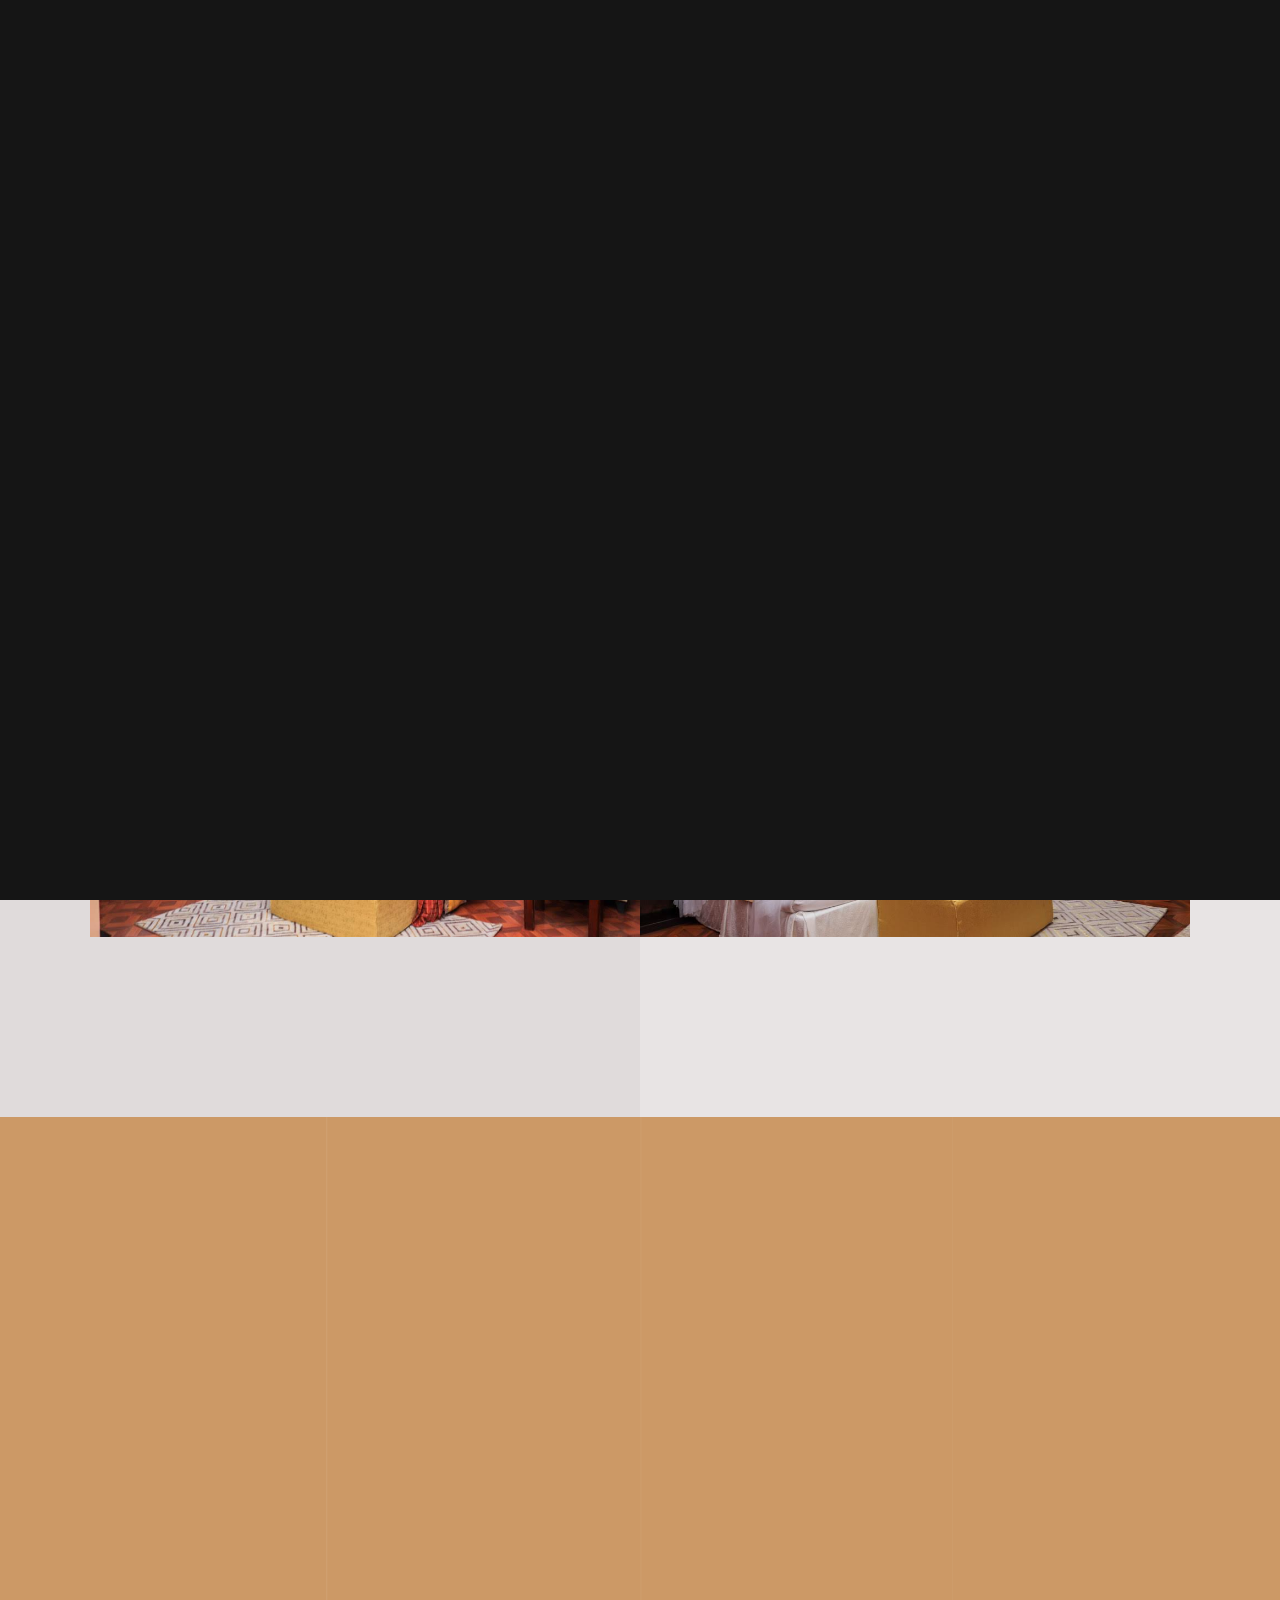
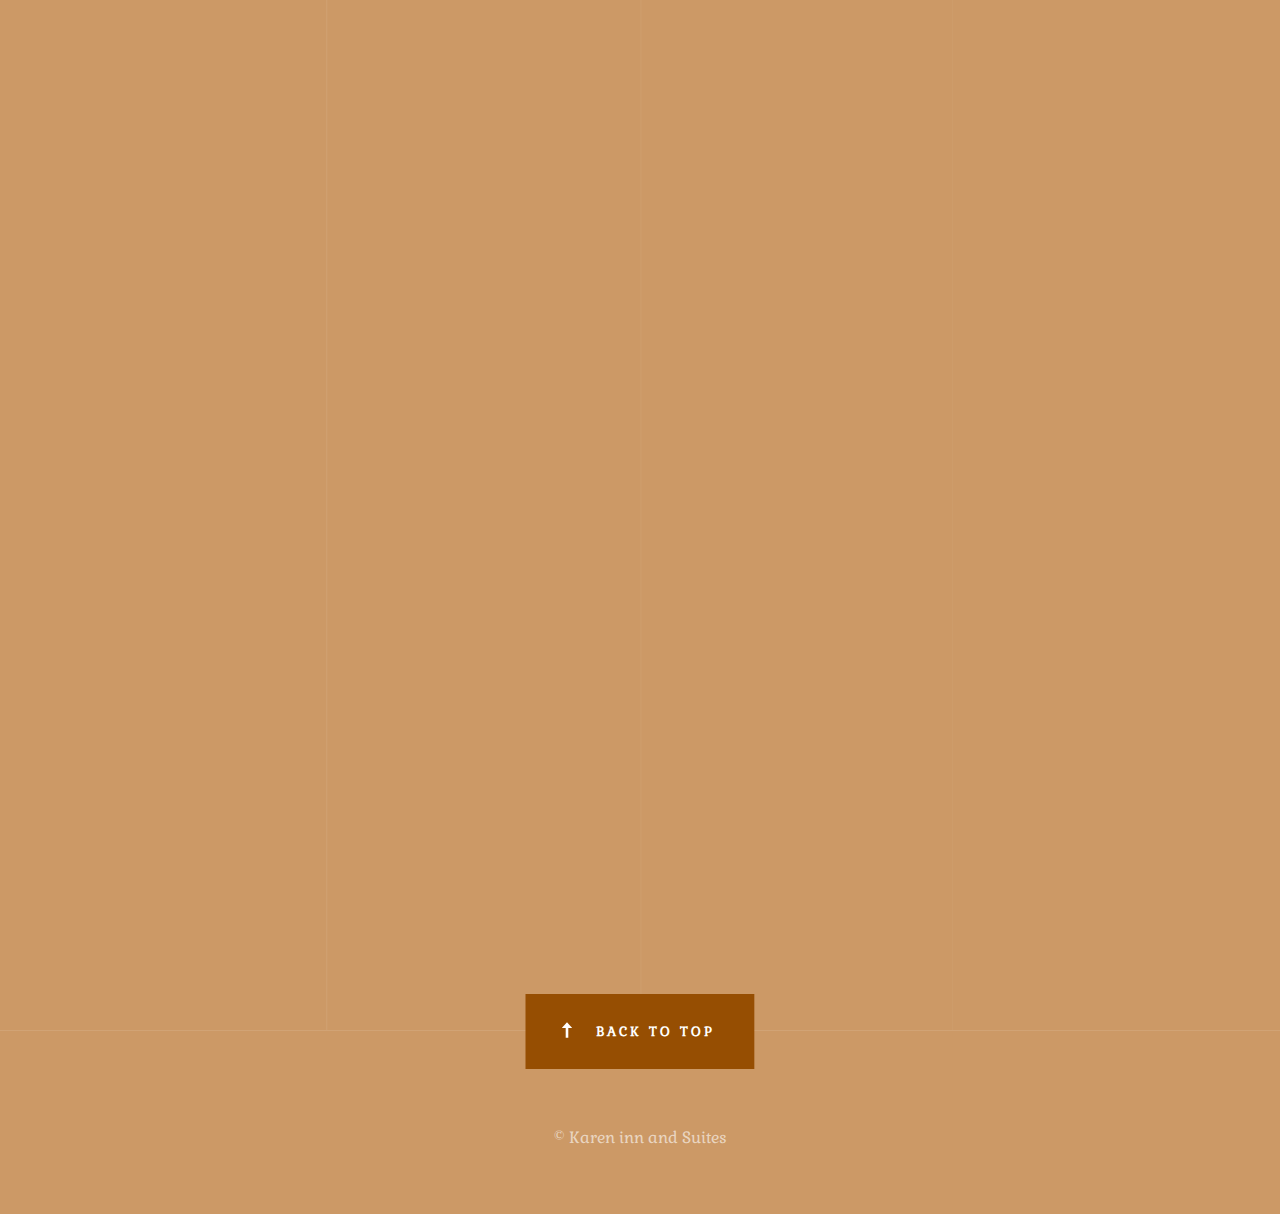
<file: deluxe.html>
<!DOCTYPE html>
<html class="no-js" lang="en">
<head>

    <!--- basic page needs
    ================================================== -->
    <meta charset="utf-8">
    <title>Karen inn and Suites</title>
    <meta name="description" content="">
    <meta name="author" content="">

    <!-- mobile specific metas
    ================================================== -->
    <meta name="viewport" content="width=device-width, initial-scale=1.0, user-scalable=no">


    <!-- CSS
    ================================================== -->
    <link rel="stylesheet" href="css/base.css">
    <link rel="stylesheet" href="css/vendor.css">
    <link rel="stylesheet" href="css/main.css">
    <link href="http://fonts.cdnfonts.com/css/gabriola" rel="stylesheet">
    <link rel="preconnect" href="https://fonts.googleapis.com">
    <link rel="preconnect" href="https://fonts.gstatic.com" crossorigin>
    <link href="https://fonts.googleapis.com/css2?family=Gabriela&display=swap" rel="stylesheet">
    
    <!-- script
    ================================================== -->
    <script src="js/modernizr.js"></script>

    <!-- favicons
    ================================================== -->
    <link rel="shortcut icon" href="musou-rm.png" type="image/x-icon">
    <link rel="icon" href="favicon.ico" type="image/x-icon">

</head>
<body id="top" onmousedown="return false" onselectstart="return false">
    
    <!-- preloader
    ================================================== -->
    <div id="preloader">
        <div id="loader" class="dots-jump">
            <div></div>
            <div></div>
            <div></div>
        </div>
    </div>

    <!-- header
    ================================================== -->
    <header class="s-header">

        <div class="header-logo">
            <a class="site-logo" href="index.html">
                <img src="images/karen logo.png" alt="Homepage">
            </a>
        </div> <!-- end header-logo -->

        <nav class="header-nav">

            <a href="#0" class="header-nav__close" title="close"><span>Close</span></a>

            <h3>Navigate to</h3>

            <div class="header-nav__content">
                
                <ul class="header-nav__list">
                            <a href="index.html">Home</a>
                            <ul class="sub-menu">
                            <li><a href="rates.html">Our Rates</a></li> <br>
                            <a href="dining.html">Dining</a> <br>
                            <a href="conference.html">Boardrooms</a> 
                            <li><a href="deluxe.html">Deluxe Suite</a></li>
                            <li><a href="executive.html">Executive Suite</a></li>
                                                       
                        </ul></li>
                    <li><a class="smoothscroll"  href="#contact" title="contact">Contact</a></li>
                </ul>
    
                <p></p>
    
                <ul class="header-nav__social">
                    <li>
                        <a href="https://www.facebook.com/kareninnandsuites/"><i class="fab fa-facebook"></i></a>
                    </li>
                    <li>
                        <a href="https://twitter.com/?logout=1637147414463"><i class="fab fa-twitter"></i></a>
                    </li>
                    <li>
                        <a href="https://www.instagram.com/kareninnsuites/"><i class="fab fa-instagram"></i></a>
                    </li>                                 
                </ul>

            </div> <!-- end header-nav__content -->

        </nav> <!-- end header-nav -->

        <a class="header-menu-toggle" href="#0">
            <span class="header-menu-icon"></span>
        </a>

    </header> <!-- end s-header -->

        <!-- works
    ================================================== -->

    <section id="works" class="s-works target-section">

        <div class="row section-header has-bottom-sep narrow target-section" data-aos="fade-up">
            <div class="col-full">
                <!-- <h3 class="subhead">Our Suites</h3> -->
                <p class="lead">
                Deluxe Suites.
                </p>
                
                <p>The deluxe suites are decorated in a soothing view and filled with natural light. Interiors include an ensuite bathroom with garden views, free toiletries, slippers,
                    hot instant telephone showers, a working desk, a High Speed Internet Access, a flat screen with satellite channels, parquet floors, daily housekeeping, a safe, spacious closet, a telephone, a tea facility and room service.
                   The separate, comfortably furnished suite features a tea/coffee maker including beautiful garden vistas. It makes a wonderful home away from home, as every possible necessity has been anticipated and tastefully provided at this hotel.
                </p>
            </div>
        </div> <!-- end section-header -->

        <div class="row masonry-wrap">

            <div class="masonry">
    
                <div class="masonry__brick" data-aos="fade-up">
                    <div class="item-folio">
                            
                        <div class="item-folio__thumb">
                            <a href="images/portfolio/gallery/delu1.jpg" class="thumb-link" title="Deluxe" data-size="1050x700">
                                <img src="images/portfolio/delu1.jpg" 
                                     srcset="images/portfolio/delu1.jpg 1x, images/portfolio/delu1.jpg 1x" alt="">
                            </a>
                        </div>

                        <div class="item-folio__text">
                            <h3 class="item-folio__title">                                
                            </h3>
                            
                        </div>

                        <a href="https://www.behance.net/" class="item-folio__project-link" title="Project link">
                            <i class="icon-link"></i>
                        </a>

                        <div class="item-folio__caption">
                            <p></p>
                        </div>

                    </div>
                </div> <!-- end masonry__brick -->
    
                <div class="masonry__brick" data-aos="fade-up">
                    <div class="item-folio">
                            
                        <div class="item-folio__thumb">
                            <a href="images/portfolio/gallery/delu2.jpg" class="thumb-link" title="Deluxe" data-size="1050x700">
                                <img src="images/portfolio/delu2.jpg" 
                                     srcset="images/portfolio/delu2.jpg 1x, images/portfolio/delu2.jpg 1x" alt="">
                            </a>
                        </div>

                        <div class="item-folio__text">
                            <h3 class="item-folio__title">                               
                            </h3>
                            
                        </div>

                        <a href="https://www.behance.net/" class="item-folio__project-link" title="Project link">
                            <i class="icon-link"></i>
                        </a>

                        <div class="item-folio__caption">
                        </div>

                    </div>
                </div> <!-- end masonry__brick -->
        

    
            </div> <!-- end masonry -->

        </div> <!-- end masonry-wrap -->

    </section> <!-- end s-works -->

     <!-- contact
    ================================================== -->
    <section id="contact" class="s-contact target-section">

        <div class="grid-overlay">
            <div></div>
        </div>

    <div class="row section-header narrow" data-aos="fade-up">
        <div class="col-full">
            <h3 class="subhead">Keep In Touch</h3>
            <p class="lead">Feel free to contact us for bookings and reservations.</p>
        </div>
    </div> <!-- end section-header -->

    <div class="row contact-main" data-aos="fade-up">
        <div class="col-full">
            <p class="contact-email">
                <a href="mailto: info@kareninn-suites.com">info@kareninn-suites.com</a><br>
                <!-- <br><a href="mailto: reservations@kareninn-suites.com">reservations@kareninn-suites.com</a> -->
            </p>
            <p class="lead">
                P.O Box 69598-00400 <br>
                Nairobi, Kenya<br>
                Opposite Deputy President's Residence, <br>
                Next to World Vision - Karen Road
            </p>
            <p class="lead">
                +254 720 600610 &nbsp; <br>+254 721427941
            </p>

            <div class="map">
                <p>
                    <iframe src="https://www.google.com/maps/embed?pb=!1m18!1m12!1m3!1d3988.7568578185633!2d36.71468821415828!3d-1.3216699990360332!2m3!1f0!2f0!3f0!3m2!1i1024!2i768!4f13.1!3m3!1m2!1s0x182f1b6d2dfc952d%3A0xcf348062e9b774d7!2sKaren%20Inn%20%26%20Suites!5e0!3m2!1sen!2ske!4v1642869707174!5m2!1sen!2ske" width="100%" height="450" style="border:0;" allowfullscreen="" loading="lazy"></iframe>
                </p>
            </div>

            <ul class="contact-social">
                <li>
                    <a href="https://www.facebook.com/kareninnandsuites/"><i class="fab fa-facebook"></i></a>
                </li>
                <li>
                    <a href="https://twitter.com/?logout=1637147414463"><i class="fab fa-twitter"></i></a>
                </li>
                <li>
                    <a href="https://www.instagram.com/kareninnsuites/"><i class="fab fa-instagram"></i></a>
                </li>
                
            </ul>
        </div>
    </div>

</section> <!-- end s-contact -->

  <!-- footer
    ================================================== -->
    <footer>
        <div class="row">
            <div class="col-full ss-copyright">
                <span>&copy Karen inn and Suites</span> 
            </div>
        </div>

        <div class="ss-go-top">
            <a class="smoothscroll" title="Back to Top" href="#top">Back to Top</a>
        </div>
    </footer>


    <!-- Java Script
    ================================================== -->
    <script src="js/jquery-3.2.1.min.js"></script>
    <script src="js/plugins.js"></script>
    <script src="js/main.js"></script>

</body>
</file>
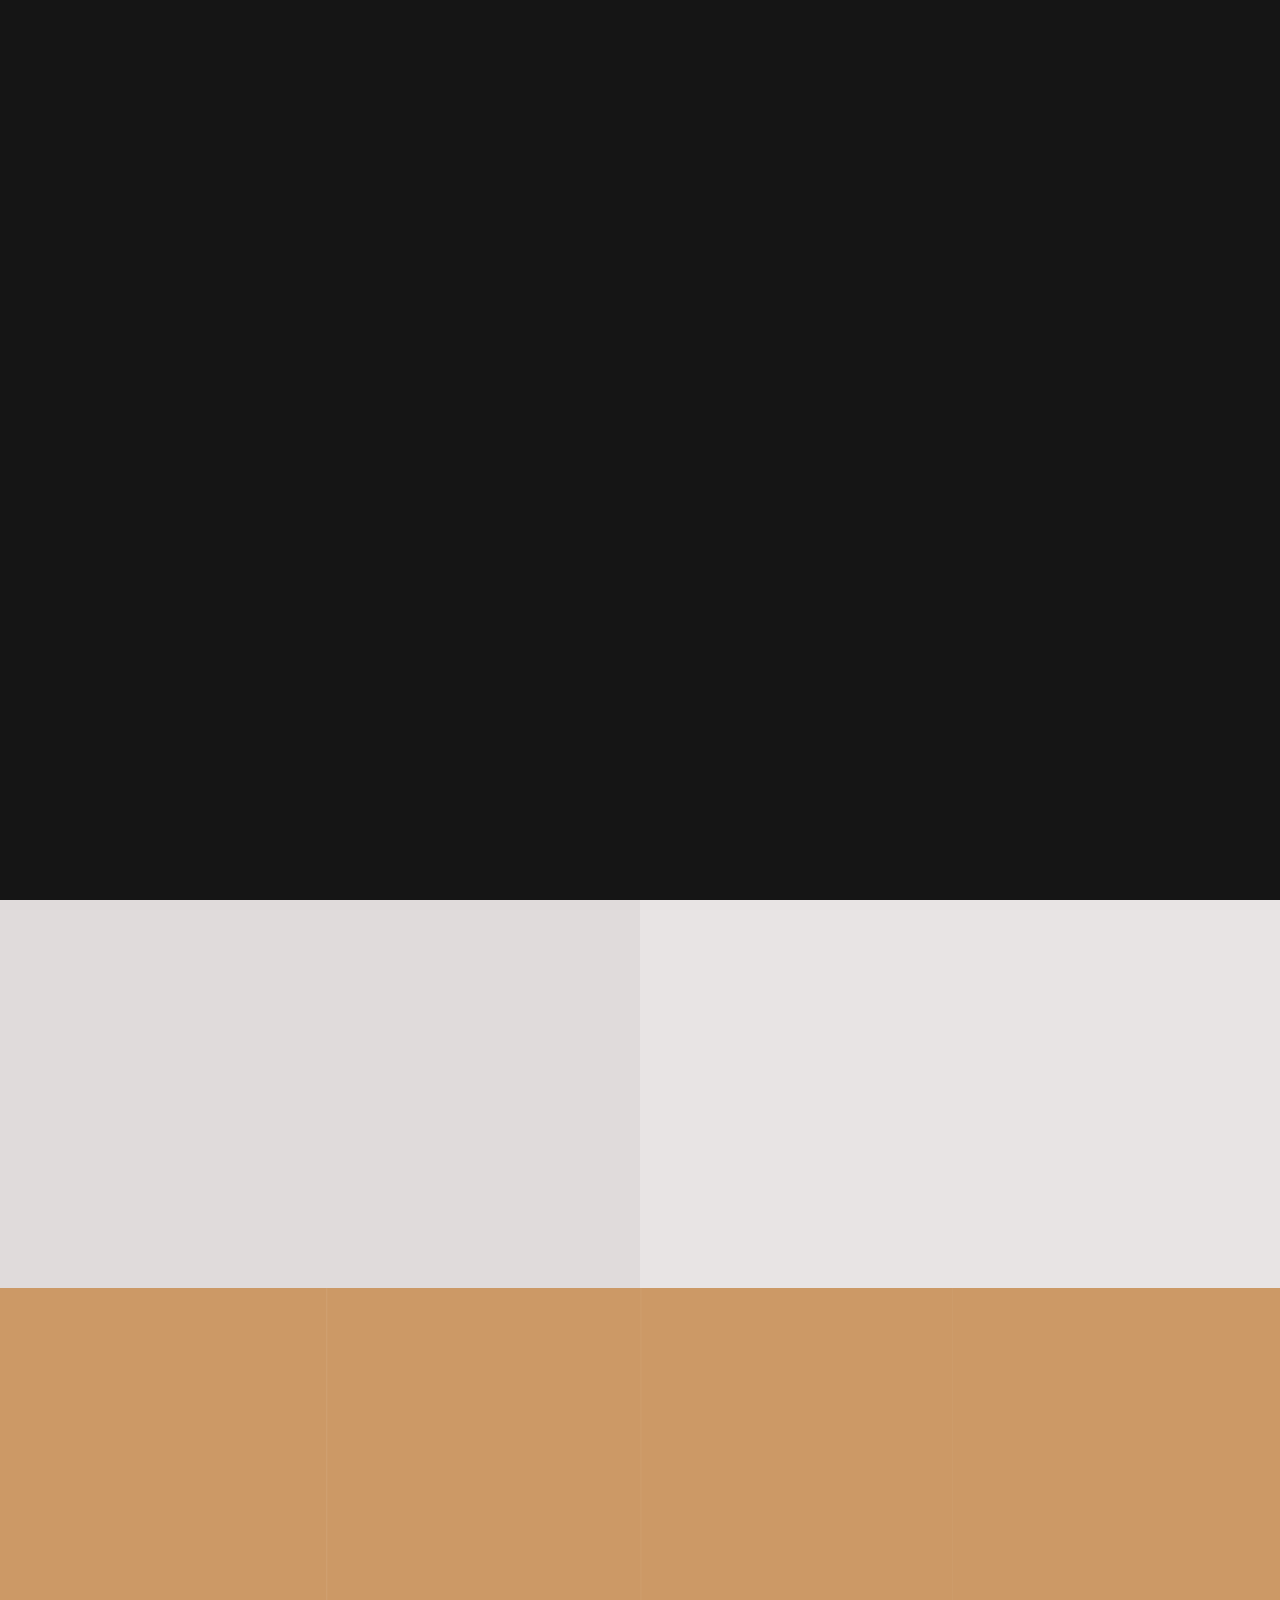
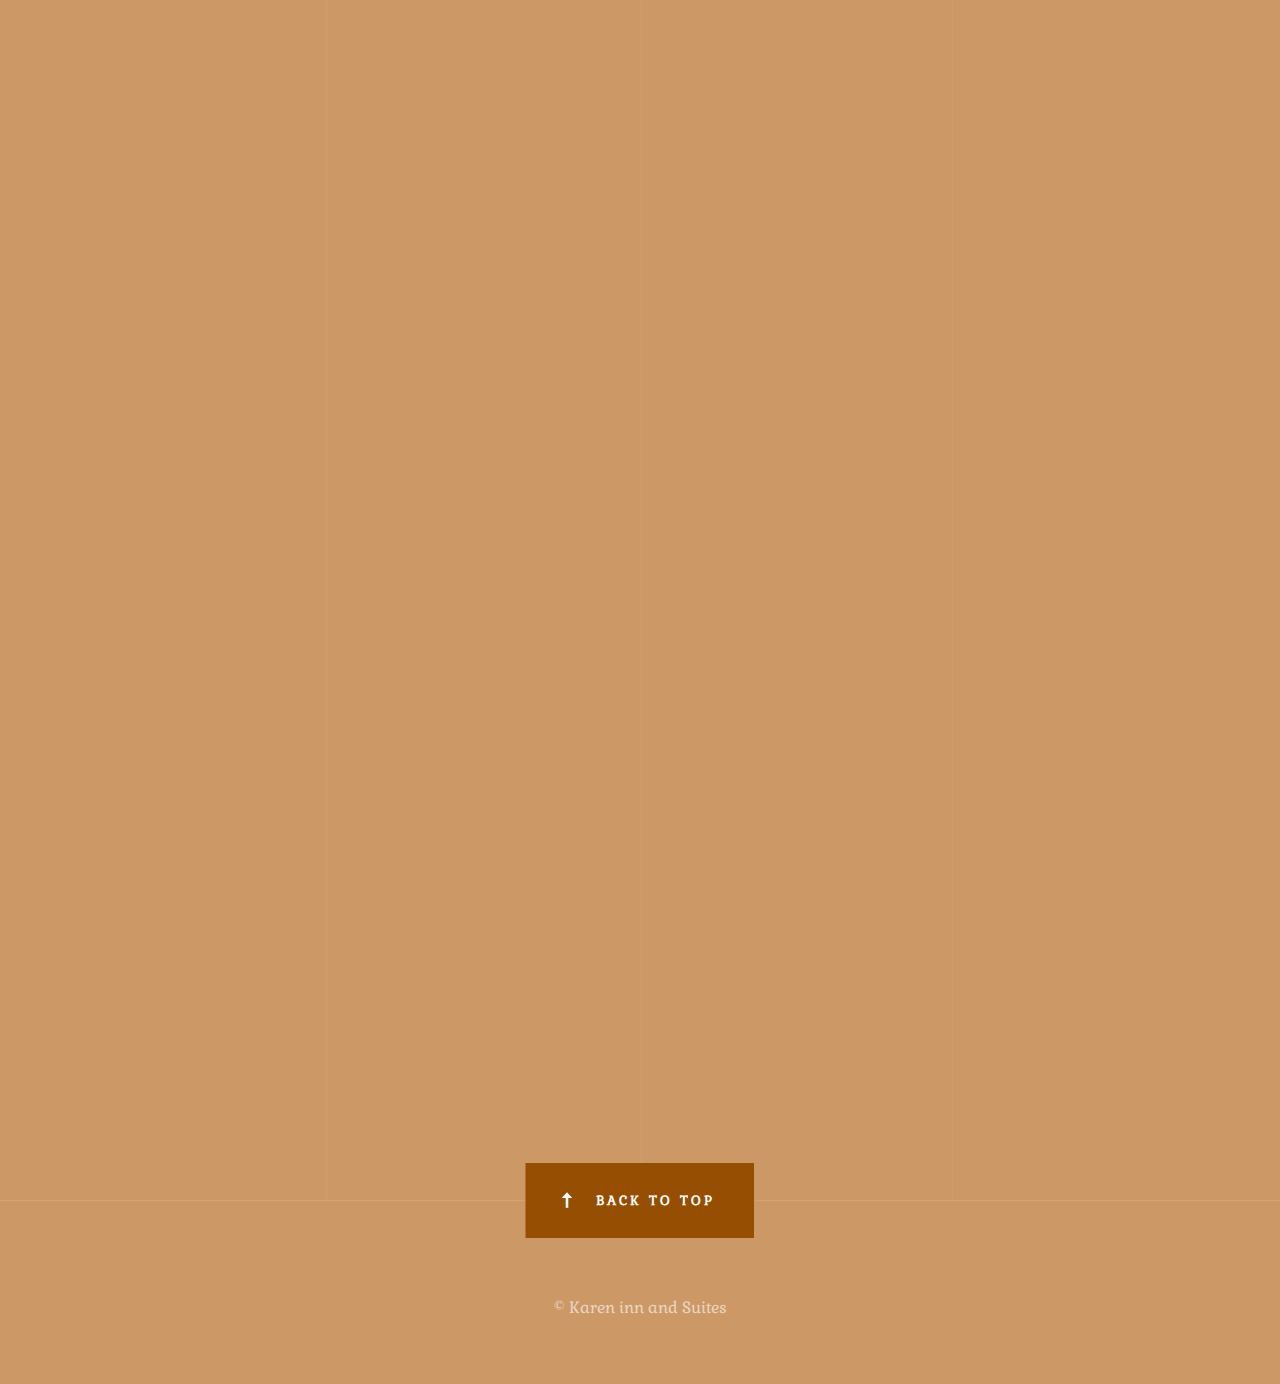
<file: dining.html>
<!DOCTYPE html>
<html class="no-js" lang="en">
<head>

    <!--- basic page needs
    ================================================== -->
    <meta charset="utf-8">
    <title>Karen inn and Suites</title>
    <meta name="description" content="">
    <meta name="author" content="">

    <!-- mobile specific metas
    ================================================== -->
    <!-- <meta name="viewport" content="width=device-width, initial-scale=1.0"> -->
    <meta name="viewport" content="width=device-width, initial-scale=1.0, user-scalable=no">


    <!-- CSS
    ================================================== -->
    <link rel="stylesheet" href="css/base.css">
    <link rel="stylesheet" href="css/vendor.css">
    <link rel="stylesheet" href="css/main.css">
    <link href="http://fonts.cdnfonts.com/css/gabriola" rel="stylesheet">
    <link rel="preconnect" href="https://fonts.googleapis.com">
    <link rel="preconnect" href="https://fonts.gstatic.com" crossorigin>
    <link href="https://fonts.googleapis.com/css2?family=Gabriela&display=swap" rel="stylesheet">
    
    <!-- script
    ================================================== -->
    <script src="js/modernizr.js"></script>

    <!-- favicons
    ================================================== -->
    <link rel="shortcut icon" href="musou-rm.png" type="image/x-icon">
    <link rel="icon" href="favicon.ico" type="image/x-icon">

</head>

<body id="top" onmousedown="return false" onselectstart="return false">
    
    <!-- preloader
    ================================================== -->
    <div id="preloader">
        <div id="loader" class="dots-jump">
            <div></div>
            <div></div>
            <div></div>
        </div>
    </div>

    <!-- header
    ================================================== -->
    <header class="s-header">

        <div class="header-logo">
            <a class="site-logo" href="index.html">
                <img src="images/karen logo.png" alt="Homepage">
            </a>
        </div> <!-- end header-logo -->

        <nav class="header-nav">

            <a href="#0" class="header-nav__close" title="close"><span>Close</span></a>

            <h3>Navigate to</h3>

            <div class="header-nav__content">
                
                <ul class="header-nav__list">
                        <a href="index.html">Home</a>
                        <ul class="sub-menu">
                            <li><a href="rates.html">Our Rates</a></li> <br>
                            <a href="dining.html">Dining</a> <br>
                            <a href="conference.html">Boardrooms</a> 
                            <li><a href="deluxe.html">Deluxe Suite</a></li>
                            <li><a href="executive.html">Executive Suite</a></li>                            
                        </ul></li>
                    <li><a class="smoothscroll"  href="#contact" title="contact">Contact</a></li>
                </ul>
    
                <p></p>
    
                <ul class="header-nav__social">
                    <li>
                        <a href="https://www.facebook.com/kareninnandsuites/"><i class="fab fa-facebook"></i></a>
                    </li>
                    <li>
                        <a href="https://twitter.com/?logout=1637147414463"><i class="fab fa-twitter"></i></a>
                    </li>
                    <li>
                        <a href="https://www.instagram.com/kareninnsuites/"><i class="fab fa-instagram"></i></a>
                    </li>
                    
                   
                </ul>

            </div> <!-- end header-nav__content -->

        </nav> <!-- end header-nav -->

        <a class="header-menu-toggle" href="#0">
            <span class="header-menu-icon"></span>
        </a>

    </header> <!-- end s-header -->

        <!-- works
    ================================================== -->
    <section id="works" class="s-works target-section">

        <div class="row section-header has-bottom-sep narrow target-section" data-aos="fade-up">
            <div class="col-full">
                <!-- <h3 class="subhead">Dining and cuisine</h3> -->
                <p class="lead">
                    Dining and Cuisine
                </p>
                <p>
                    The Karen Inn and Suites offers a blend of superb fine cuisine. We specialize in both Local and International cuisines.
                    We offer whole day dining and our Bar offers wide range of alcoholic drinks.
                </p>
                <p class="lead">
                    Breakfast
                </p>
                <p>
                    African/Continental Breakfast is served from 6:30 AM - 10:00 AM and the menu features a selection of Home made pastries, fresh juice and fruits            
                    
                    We also have a coffee lounge, where you can enjoy our speciality coffee. <br>
                    To make reservations kindly reach us at <br> <a href="mailto:reservations@kareninn-suites.com">reservations@kareninn-suites.com</a> <br> or call us on:<br>
                                                            <a href="tel:+254720600610">+254720600610</a>
                </p>
            </div>
        </div> 
        <!-- end section-header -->

        <div class="row masonry-wrap">

            <div class="masonry">
    
               
                <div class="masonry__brick" data-aos="fade-up">
                    <div class="item-folio">
                            
                        <div class="item-folio__thumb">
                            <a href="images/portfolio/gallery/food5" class="thumb-link" title="Cuisine" data-size="1050x700">
                                <img src="images/portfolio/food5.jpg" 
                                     srcset="images/portfolio/food5.jpg 1x, images/portfolio/food5.jpg 1x" alt="">
                            </a>
                        </div>

                        <div class="item-folio__text">
                            <h3 class="item-folio__title">
                            </h3>
                           
                        </div>
                        <a href="https://www.behance.net/" class="item-folio__project-link" title="Project link">
                            <i class="icon-link"></i>
                        </a>

                        <div class="item-folio__caption">
                            
                        </div>

                    </div>
                </div> 
                <!-- end masonry__brick -->
        
                <div class="masonry__brick" data-aos="fade-up">
                    <div class="item-folio">
                            
                        <div class="item-folio__thumb">
                            <a href="images/portfolio/gallery/food8.jpg" class="thumb-link" title="Cuisine" data-size="1050x700">
                                <img src="images/portfolio/food8.jpg"
                                     srcset="images/portfolio/food8.jpg 1x, images/portfolio/food8.jpg 1x" alt="">
                            </a>
                        </div>

                        <div class="item-folio__text">
                            <h3 class="item-folio__title">
                            </h3>
                            
                        </div>

                        <a href="https://www.behance.net/" class="item-folio__project-link" title="Project link">
                            <i class="icon-link"></i>
                        </a>

                        
                    </div>
                </div> 
                <!-- end masonry__brick -->
    
            </div> <!-- end masonry -->

        </div> <!-- end masonry-wrap -->

    </section> <!-- end s-works -->


        <!-- contact
    ================================================== -->
    <section id="contact" class="s-contact target-section">

        <div class="grid-overlay">
            <div></div>
        </div>

    <div class="row section-header narrow" data-aos="fade-up">
        <div class="col-full">
            <h3 class="subhead">Keep In Touch</h3>
            <p class="display-1">Feel free to contact us for bookings and reservations.</p>
        </div>
    </div> <!-- end section-header -->

    <div class="row contact-main" data-aos="fade-up">
        <div class="col-full">
            <p class="contact-email">
                <a href="mailto: info@kareninn-suites.com">info@kareninn-suites.com</a><br>
            </p>
            <p class="lead">
                P.O Box 69598-00400 <br>
                Nairobi, Kenya<br>
                Opposite Deputy President's Residence, <br>
                Next to World Vision - Karen Road
            </p>
            <p class="lead">
                +254 720 600610 &nbsp; <br> +254 721427941
            </p>

            <div class="map">
                <p>
                    <iframe src="https://www.google.com/maps/embed?pb=!1m18!1m12!1m3!1d3988.7568578185633!2d36.71468821415828!3d-1.3216699990360332!2m3!1f0!2f0!3f0!3m2!1i1024!2i768!4f13.1!3m3!1m2!1s0x182f1b6d2dfc952d%3A0xcf348062e9b774d7!2sKaren%20Inn%20%26%20Suites!5e0!3m2!1sen!2ske!4v1642869707174!5m2!1sen!2ske" width="100%" height="450" style="border:0;" allowfullscreen="" loading="lazy"></iframe>
                </p>
            </div>

            <ul class="contact-social">
                <li>
                    <a href="https://www.facebook.com/kareninnandsuites/"><i class="fab fa-facebook"></i></a>
                </li>
                <li>
                    <a href="https://twitter.com/?logout=1637147414463"><i class="fab fa-twitter"></i></a>
                </li>
                <li>
                    <a href="https://www.instagram.com/kareninnsuites/"><i class="fab fa-instagram"></i></a>
                </li>
                <!-- <li>
                    <a href="#0"><i class="fab fa-behance"></i></a>
                </li>
                <li>
                    <a href="#0"><i class="fab fa-dribbble"></i></a>
                </li> -->
            </ul>
        </div>
    </div>

</section> <!-- end s-contact -->


<!-- footer
================================================== -->
<footer>
    <div class="row">
        <div class="col-full ss-copyright">
            <span>&copy Karen inn and Suites</span> 
        </div>
    </div>

    <div class="ss-go-top">
        <a class="smoothscroll" title="Back to Top" href="#top">Back to Top</a>
    </div>
</footer>
   <!-- Java Script
    ================================================== -->
    <script src="js/jquery-3.2.1.min.js"></script>
    <script src="js/plugins.js"></script>
    <script src="js/main.js"></script>

</body>
</file>
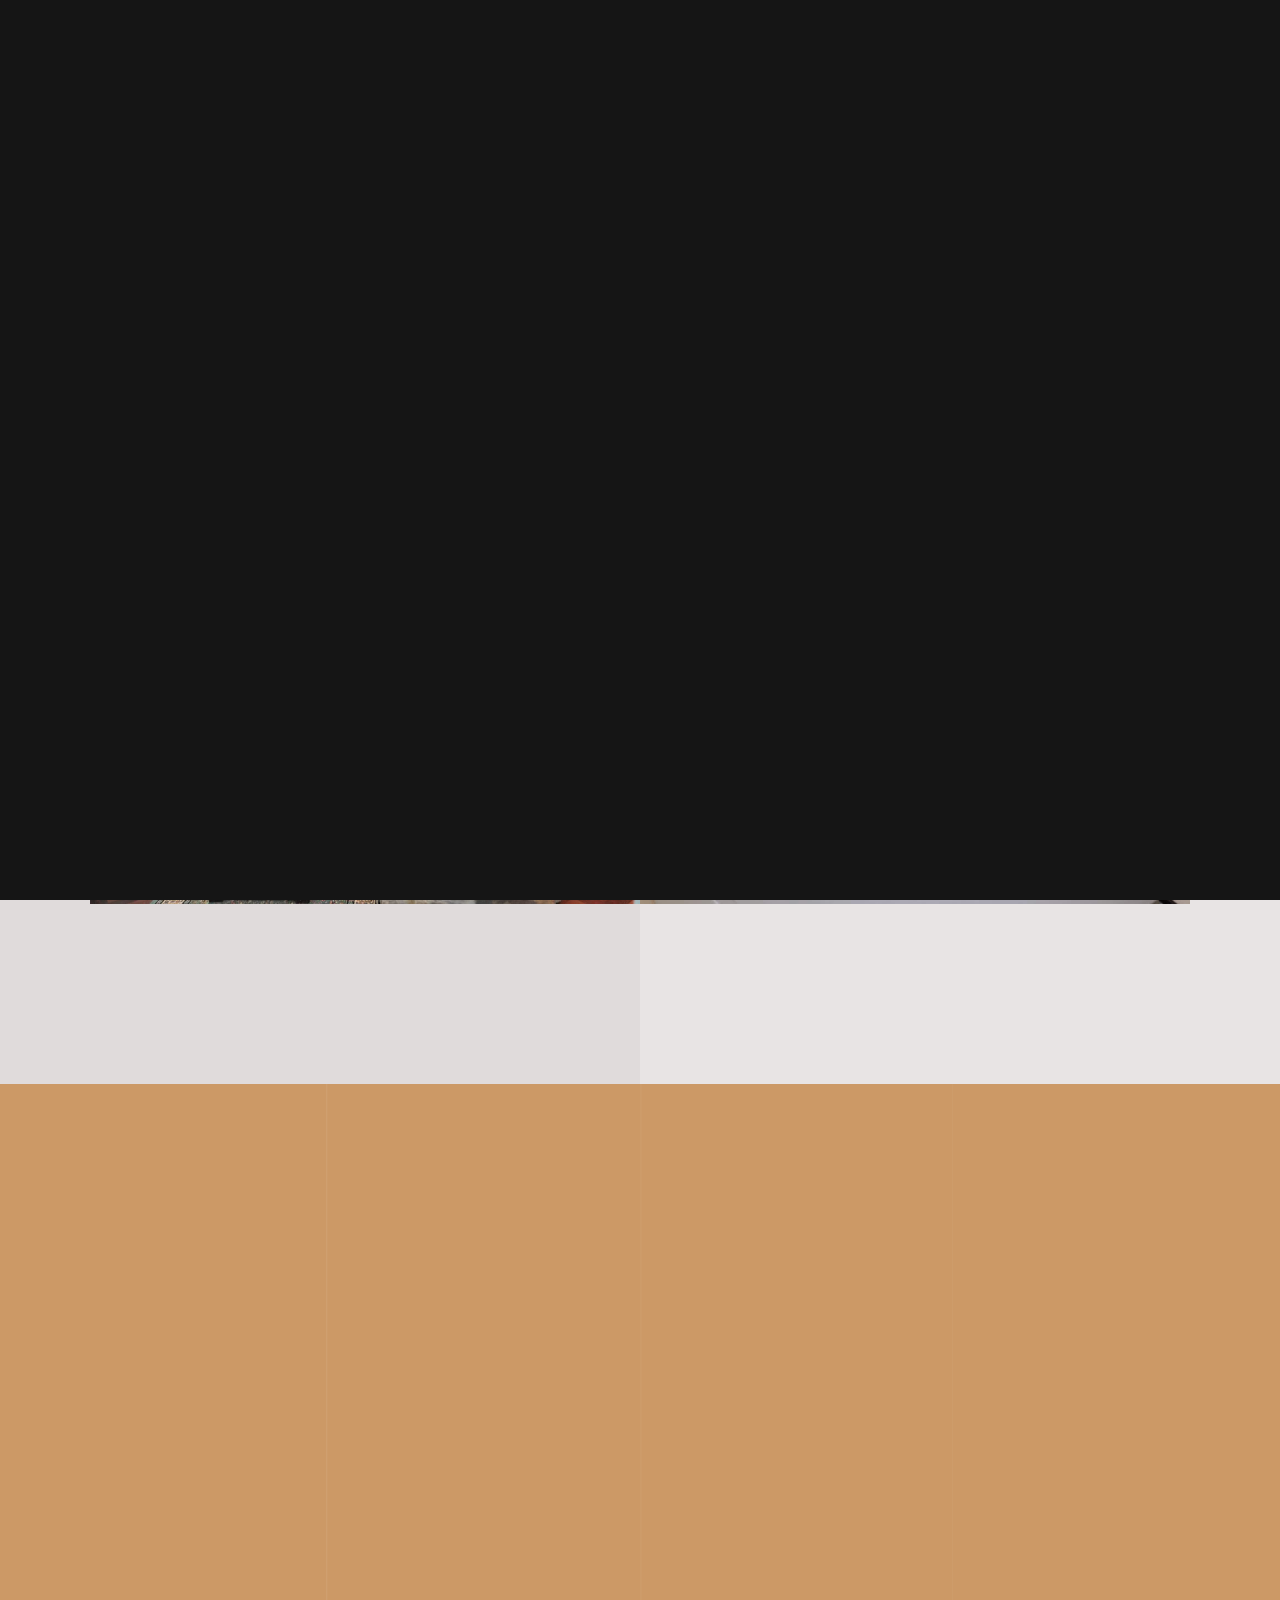
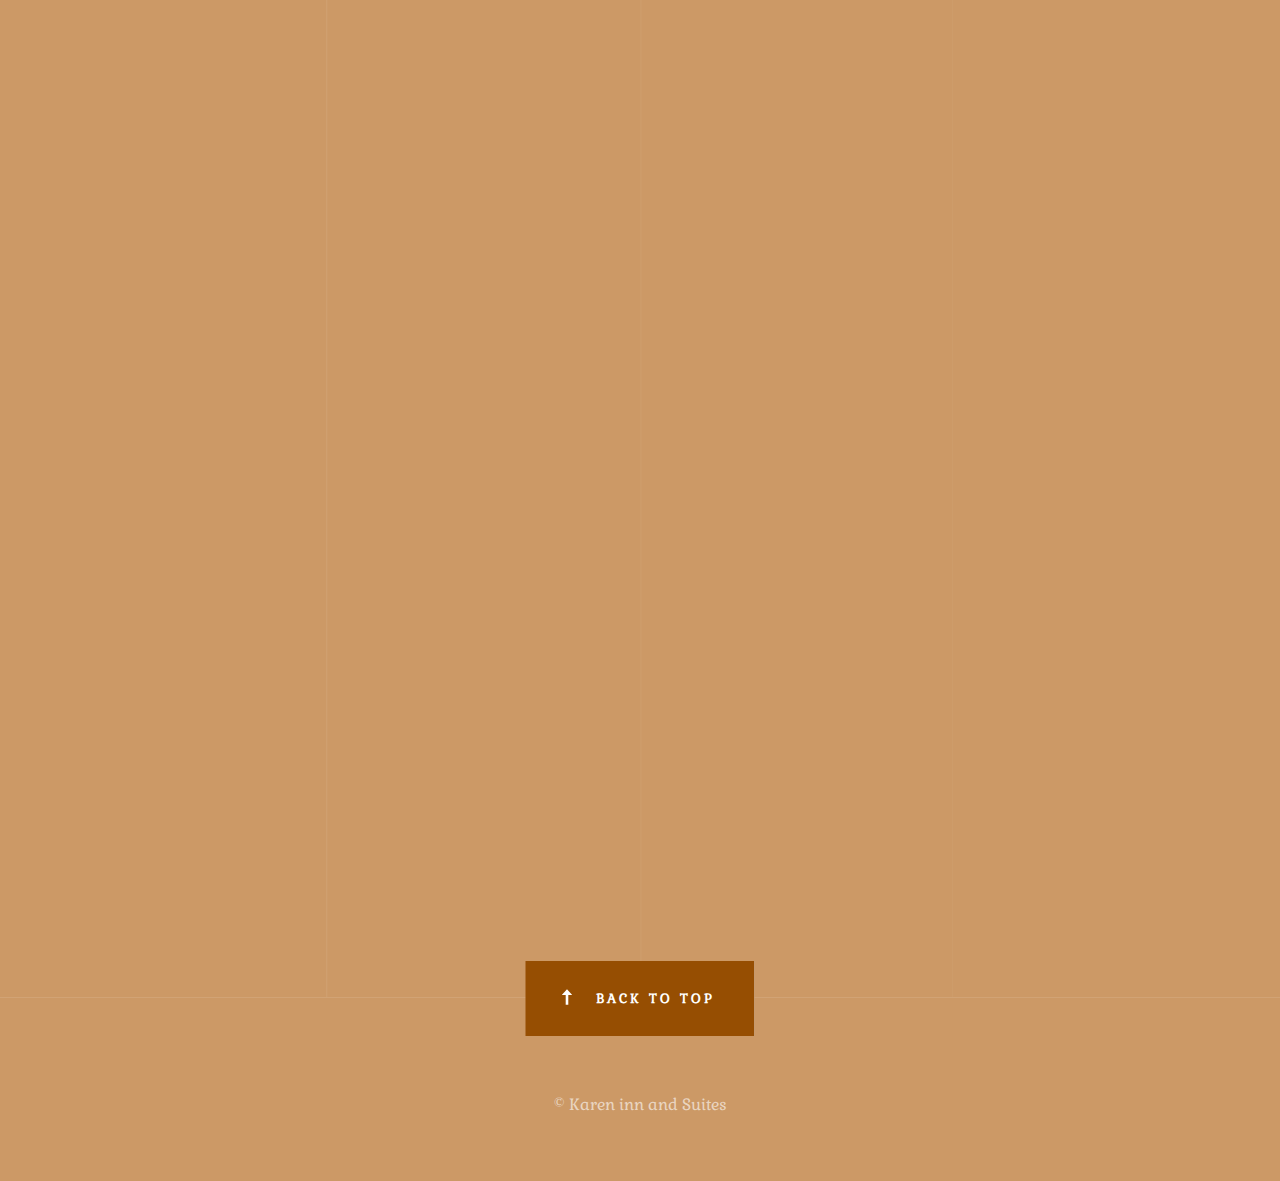
<file: executive.html>
<!DOCTYPE html>
<html class="no-js" lang="en">
<head>

    <!--- basic page needs
    ================================================== -->
    <meta charset="utf-8">
    <title>Karen inn and Suites</title>
    <meta name="description" content="">
    <meta name="author" content="">

    <!-- mobile specific metas
    ================================================== -->
    <meta name="viewport" content="width=device-width, initial-scale=1.0, user-scalable=no">


    <!-- CSS
    ================================================== -->
    <link rel="stylesheet" href="css/base.css">
    <link rel="stylesheet" href="css/vendor.css">
    <link rel="stylesheet" href="css/main.css">
    <link href="http://fonts.cdnfonts.com/css/gabriola" rel="stylesheet">
    <link rel="preconnect" href="https://fonts.googleapis.com">
    <link rel="preconnect" href="https://fonts.gstatic.com" crossorigin>
    <link href="https://fonts.googleapis.com/css2?family=Gabriela&display=swap" rel="stylesheet">
    
    <!-- script
    ================================================== -->
    <script src="js/modernizr.js"></script>

    <!-- favicons
    ================================================== -->
    <link rel="shortcut icon" href="musou-rm.png" type="image/x-icon">
    <link rel="icon" href="favicon.ico" type="image/x-icon">

</head>
<body id="top" onmousedown="return false" onselectstart="return false">
    
    <!-- preloader
    ================================================== -->
    <div id="preloader">
        <div id="loader" class="dots-jump">
            <div></div>
            <div></div>
            <div></div>
        </div>
    </div>

    <!-- header
    ================================================== -->
    <header class="s-header">

        <div class="header-logo">
            <a class="site-logo" href="index.html">
                <img src="images/karen logo.png" alt="Homepage">
            </a>
        </div> <!-- end header-logo -->

        <nav class="header-nav">

            <a href="#0" class="header-nav__close" title="close"><span>Close</span></a>

            <h3>Navigate to</h3>

            <div class="header-nav__content">
                
                <ul class="header-nav__list">
                        <a href="index.html">Home</a>
                        <ul class="sub-menu">
                            <li><a href="rates.html">Our Rates</a></li> <br>
                            <a href="dining.html">Dining</a> <br>
                            <a href="conference.html">Boardrooms</a> 
                            <li><a href="deluxe.html">Deluxe Suite</a></li>
                            <li><a href="executive.html">Executive Suite</a></li>                            
                        </ul></li>
                    <li><a class="smoothscroll"  href="#contact" title="contact">Contact</a></li>
                </ul>
    
                <p></p>
    
                <ul class="header-nav__social">
                    <li>
                        <a href="https://www.facebook.com/kareninnandsuites/"><i class="fab fa-facebook"></i></a>
                    </li>
                    <li>
                        <a href="https://twitter.com/?logout=1637147414463"><i class="fab fa-twitter"></i></a>
                    </li>
                    <li>
                        <a href="https://www.instagram.com/kareninnsuites/"><i class="fab fa-instagram"></i></a>
                    </li>
                                     
                </ul>

            </div> <!-- end header-nav__content -->

        </nav> <!-- end header-nav -->

        <a class="header-menu-toggle" href="#0">
            <span class="header-menu-icon"></span>
        </a>

    </header> <!-- end s-header -->

        <!-- works
    ================================================== -->

    <section id="works" class="s-works target-section">

        <div class="row section-header has-bottom-sep narrow target-section" data-aos="fade-up">
            <div class="col-full">
                <!-- <h3 class="subhead">Our Suites</h3> -->
                <p class="lead">
                Executive Suites.
                </p>
                
                <p> Designed to meet the needs of discerning honey-mooners, business travellers and long-term guests, our elegant Executive Suites provide a spacious environment to work and relax with a large desk, a High Speed Internet Access, a flat screen tv with satellite channels, comfy lounge,
                    mini bar, a well-appointed bathroom with free toiletries, hot instant telephone showers, Jacuzzi, Bathrobes, hairdryer,  parquet floors, daily housekeeping,  a safe, spacious closet, a telephone, slippers, a tea facility and room service.
                    Each of the suites features a King-sized bed.
                </p>
            </div>
        </div> <!-- end section-header -->

        <div class="row masonry-wrap">

            <div class="masonry">
    
                <div class="masonry__brick" data-aos="fade-up">
                    <div class="item-folio">
                            
                        <div class="item-folio__thumb">
                            <a href="images/portfolio/gallery/standard1.jpg" class="thumb-link" title="Standard" data-size="1050x700">
                                <img src="images/portfolio/standard.jpg" 
                                     srcset="images/portfolio/exec1.jpg 1x, images/portfolio/exec1.jpg 1x" alt="">
                            </a>
                        </div>

                        <div class="item-folio__text">
                            <h3 class="item-folio__title">                              
                            </h3>
                            
                        </div>

                        <a href="https://www.behance.net/" class="item-folio__project-link" title="Project link">
                            <i class="icon-link"></i>
                        </a>

                        <div class="item-folio__caption">
                            <p></p>
                        </div>

                    </div>
                </div> <!-- end masonry__brick -->

        
                <div class="masonry__brick" data-aos="fade-up">
                    <div class="item-folio">
                            
                        <div class="item-folio__thumb">
                            <a href="images/portfolio/gallery/IMG_4654.jpg" class="thumb-link" title="Jacuzzi" data-size="1050x700">
                                <img src="images/portfolio/IMG_4654.jpg"
                                     srcset="images/portfolio/exec4.jpg 1x, images/portfolio/exec4.jpg x" alt="">
                            </a>
                        </div>

                        <div class="item-folio__text">
                            <h3 class="item-folio__title">                              
                            </h3>
                            <!-- <p class="item-folio__cat">
                                Serengeti, Tanzania
                            </p> -->
                        </div>

                        <a href="https://www.behance.net/" class="item-folio__project-link" title="Project link">
                            <i class="icon-link"></i>
                        </a>

                        <div class="item-folio__caption">
                            <p></p>
                        </div>

                    </div>
                </div> <!-- end masonry__brick -->
    
            </div> <!-- end masonry -->

        </div> <!-- end masonry-wrap -->

    </section> <!-- end s-works -->

     <!-- contact
    ================================================== -->
    <section id="contact" class="s-contact target-section">

        <div class="grid-overlay">
            <div></div>
        </div>

    <div class="row section-header narrow" data-aos="fade-up">
        <div class="col-full">
            <h3 class="subhead">Keep In Touch</h3>
            <p class="lead">Feel free to contact us for bookings and reservations.</p>
        </div>
    </div> <!-- end section-header -->

    <div class="row contact-main" data-aos="fade-up">
        <div class="col-full">
            <p class="contact-email">
                <a href="mailto: info@kareninn-suites.com">info@kareninn-suites.com</a><br>
                <!-- <br><a href="mailto: reservations@kareninn-suites.com">reservations@kareninn-suites.com</a> -->
            </p>
            <p class="lead">
                P.O Box 69598-00400 <br>
                Nairobi, Kenya<br>
                Opposite Deputy President's Residence, <br>
                Next to World Vision - Karen Road
            </p>
            <p class="lead">
                +254 720 600610 &nbsp; <br> +254 721427941
            </p>

            <div class="map">
                <p>
                    <iframe src="https://www.google.com/maps/embed?pb=!1m18!1m12!1m3!1d3988.7568578185633!2d36.71468821415828!3d-1.3216699990360332!2m3!1f0!2f0!3f0!3m2!1i1024!2i768!4f13.1!3m3!1m2!1s0x182f1b6d2dfc952d%3A0xcf348062e9b774d7!2sKaren%20Inn%20%26%20Suites!5e0!3m2!1sen!2ske!4v1642869707174!5m2!1sen!2ske" width="100%" height="450" style="border:0;" allowfullscreen="" loading="lazy"></iframe>
                </p>
            </div>

            <ul class="contact-social">
                <li>
                    <a href="https://www.facebook.com/kareninnandsuites/"><i class="fab fa-facebook"></i></a>
                </li>
                <li>
                    <a href="https://twitter.com/?logout=1637147414463"><i class="fab fa-twitter"></i></a>
                </li>
                <li>
                    <a href="https://www.instagram.com/kareninnsuites/"><i class="fab fa-instagram"></i></a>
                </li>
                <!-- <li>
                    <a href="#0"><i class="fab fa-behance"></i></a>
                </li>
                <li>
                    <a href="#0"><i class="fab fa-dribbble"></i></a>
                </li> -->
            </ul>
        </div>
    </div>

</section> <!-- end s-contact -->

  <!-- footer
    ================================================== -->
    <footer>
        <div class="row">
            <div class="col-full ss-copyright">
                <span>&copy Karen inn and Suites</span> 
            </div>
        </div>

        <div class="ss-go-top">
            <a class="smoothscroll" title="Back to Top" href="#top">Back to Top</a>
        </div>
    </footer>


    <!-- Java Script
    ================================================== -->
    <script src="js/jquery-3.2.1.min.js"></script>
    <script src="js/plugins.js"></script>
    <script src="js/main.js"></script>

</body>
</file>
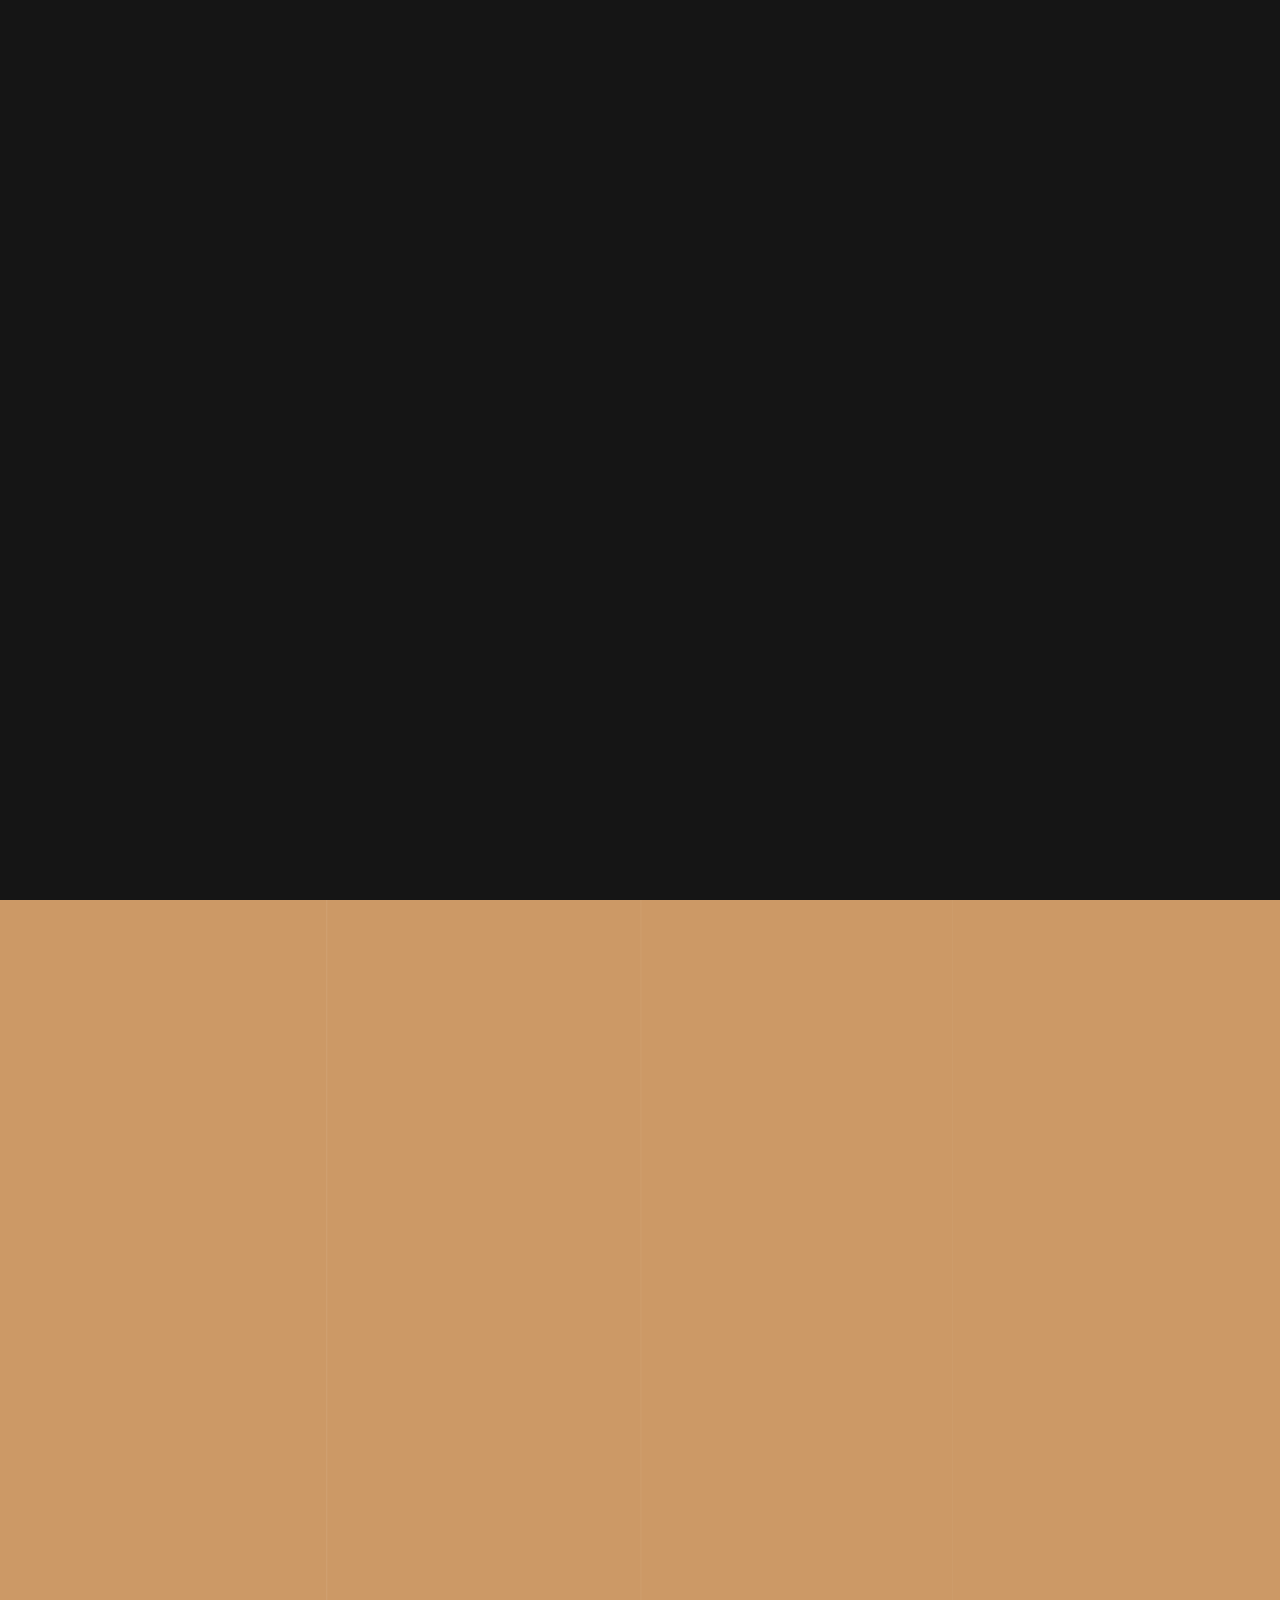
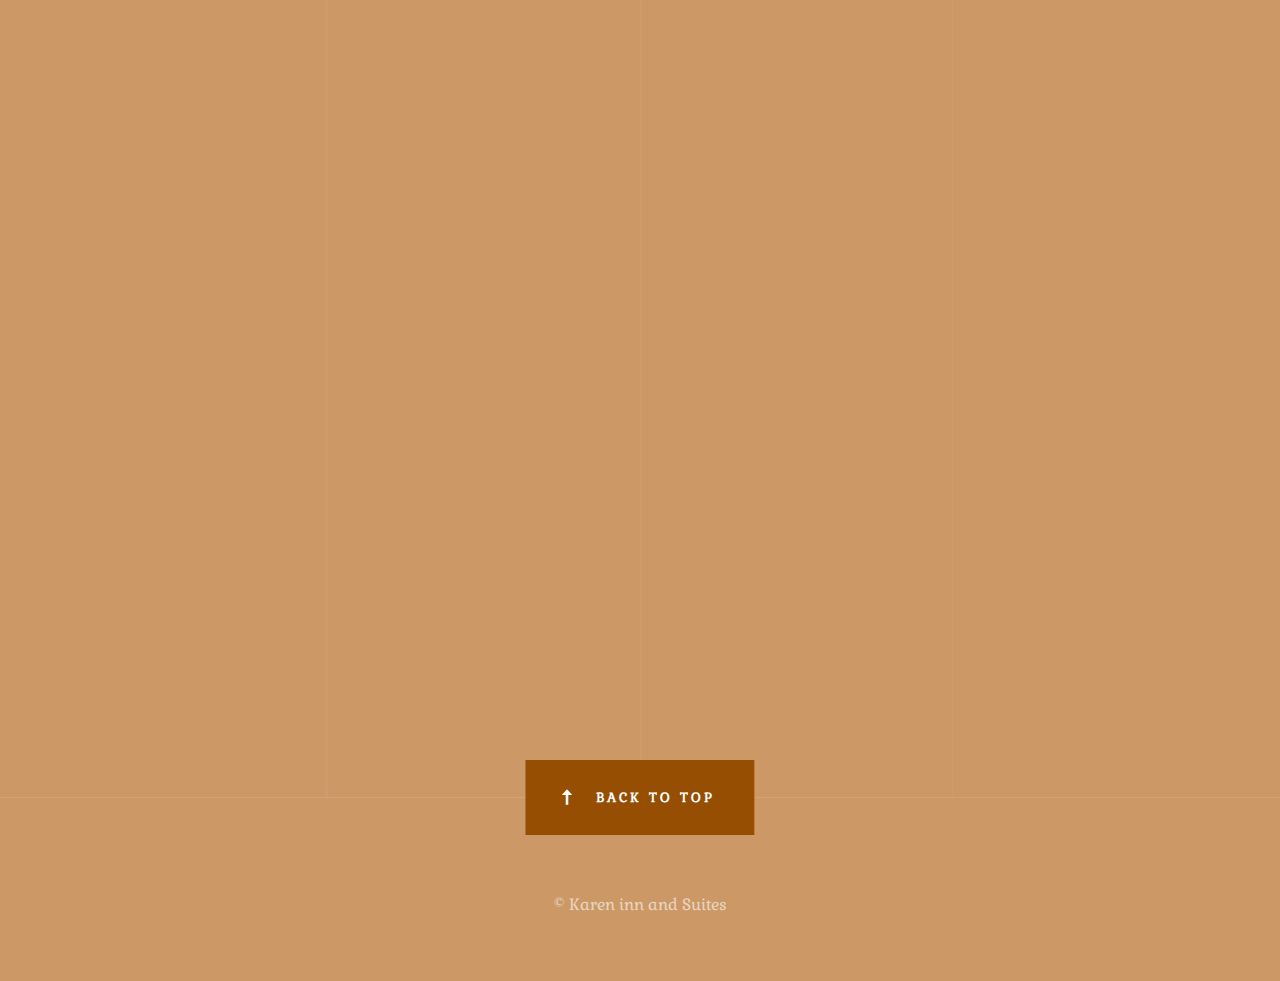
<file: rates.html>
<!DOCTYPE html>
<html class="no-js" lang="en">
<head>

    <!--- basic page needs
    ================================================== -->
    <meta charset="utf-8">
    <title>Karen inn and Suites</title>
    <meta name="description" content="">
    <meta name="author" content="">

    <!-- mobile specific metas
    ================================================== -->
    <!-- <meta name="viewport" content="width=device-width, initial-scale=1.0"> -->
    <meta name="viewport" content="width=device-width, initial-scale=1.0, user-scalable=no">


    <!-- CSS
    ================================================== -->
    <link rel="stylesheet" href="css/base.css">
    <link rel="stylesheet" href="css/vendor.css">
    <link rel="stylesheet" href="css/main.css">
    <link rel="preconnect" href="https://fonts.googleapis.com">
    <link rel="preconnect" href="https://fonts.gstatic.com" crossorigin>
    <link href="https://fonts.googleapis.com/css2?family=Gabriela&display=swap" rel="stylesheet">
    
    <!-- script
    ================================================== -->
    <script src="js/modernizr.js"></script>

    <!-- favicons
    ================================================== -->
    <link rel="shortcut icon" href="musou-rm.png" type="image/x-icon">
    <link rel="icon" href="favicon.ico" type="image/x-icon">

</head>
<body id="top" onmousedown="return false" onselectstart="return false">
    
    <!-- preloader
    ================================================== -->
    <div id="preloader">
        <div id="loader" class="dots-jump">
            <div></div>
            <div></div>
            <div></div>
        </div>
    </div>

    <!-- header
    ================================================== -->
    <header class="s-header">

        <div class="header-logo">
            <a class="site-logo" href="index.html">
                <img src="images/karen logo.png" alt="Homepage">
            </a>
        </div> <!-- end header-logo -->

        <nav class="header-nav">

            <a href="#0" class="header-nav__close" title="close"><span>Close</span></a>

            <h3>Navigate to</h3>

            <div class="header-nav__content">
                
                <ul class="header-nav__list">
                    <a href="index.html">Home</a>
                            <ul class="sub-menu">
                            <li><a href="rates.html">Our Rates</a></li> <br>
                            <a href="dining.html">Dining</a> <br>
                            <a href="conference.html">Boardrooms</a> 
                            <li><a href="deluxe.html">Deluxe Suite</a></li>
                            <li><a href="executive.html">Executive Suite</a></li>                            
                        </ul></li>
                    <li><a class="smoothscroll"  href="#contact" title="contact">Contact</a></li>
                </ul>
    
                <p></p>
    
                <ul class="header-nav__social">
                    <li>
                        <a href="https://www.facebook.com/kareninnandsuites/"><i class="fab fa-facebook"></i></a>
                    </li>
                    <li>
                        <a href="https://twitter.com/?logout=1637147414463"><i class="fab fa-twitter"></i></a>
                    </li>
                    <li>
                        <a href="https://www.instagram.com/kareninnsuites/"><i class="fab fa-instagram"></i></a>
                    </li>
                    
                    <!-- <li>
                        <a href="#0"><i class="fab fa-behance"></i></a>
                    </li> -->
                    <!-- <li>
                        <a href="#0"><i class="fab fa-dribbble"></i></a>
                    </li> -->
                </ul>

            </div> <!-- end header-nav__content -->

        </nav> <!-- end header-nav -->

        <a class="header-menu-toggle" href="#0">
            <span class="header-menu-icon"></span>
        </a>

    </header> <!-- end s-header -->

    <!-- works
    ================================================== -->

    <section id="works" class="s-works target-section">

        <div class="row section-header has-bottom-sep narrow target-section" data-aos="fade-up">
            <div class="col-full">
                <!-- <h3 class="subhead">Our Suites</h3> -->
                <p class="lead">
                Our Rates.
                </p>

                <table id="customers">
                    <tr>
                      <th>Room type</th>
                      <th>Bed and Breakfast</th>
                      <th>Resident (KSH)</th>
                      <th>Non-Resident (USD)</th>
                    </tr>
                    <tr>
                      <td>Deluxe Suite</td>
                      <td>Single room</td>
                      <td>7000</td>
                      <td>70</td>
                    </tr>
                    <tr>
                      <td></td>
                      <td>Double room</td>
                      <td>8000</td>
                      <td>80</td>
                    </tr>
                    <tr>
                      <td>Executive Suite</td>
                      <td>Single room</td>
                      <td>15000</td>
                      <td>150</td>
                    </tr>
                    <tr>
                        <td></td>
                        <td>Double room</td>
                        <td>18000</td>
                        <td>180</td>
                      </tr>
                    
                </table>     

                <table id="customers">
                    <tr>
                        <th>Children Policy</th>
                        <th>Age</th>
                        <th>Rates</th>
                      </tr>
                      <tr>
                        <td></td>
                        <td>3-12 years</td>
                        <td>75% if alone in the room</td>
                      </tr>
                      <tr>
                        <td></td>
                        <td></td>
                        <td>50% if sharing with an adult</td>
                      </tr>
                      
                </table>

               
                
            
            </div> <!-- end masonry -->

        </div> <!-- end masonry-wrap -->

    </section> <!-- end s-works -->
 
     <!-- contact
    ================================================== -->
    <section id="contact" class="s-contact target-section">

        <div class="grid-overlay">
            <div></div>
        </div>

    <div class="row section-header narrow" data-aos="fade-up">
        <div class="col-full">
            <h3 class="subhead">Keep In Touch</h3>
            <p class="lead">Feel free to contact us for bookings and reservations.</p>
        </div>
    </div> <!-- end section-header -->

    <div class="row contact-main" data-aos="fade-up">
        <div class="col-full">
            <p class="contact-email">
                <a href="mailto: info@kareninn-suites.com">info@kareninn-suites.com</a><br>
                <!-- <br><a href="mailto: reservations@kareninn-suites.com">reservations@kareninn-suites.com</a> -->
            </p>
            <p class="lead">
                P.O Box 69598-00400 <br>
                Nairobi, Kenya<br>
                Opposite Deputy President's Residence, <br>
                Next to World Vision - Karen Road
            </p>
            <p class="lead">
                +254 720 600610 &nbsp; <br> +254 721427941
            </p>

            <div class="map">
                <p>
                    <iframe src="https://www.google.com/maps/embed?pb=!1m18!1m12!1m3!1d3988.7568578185633!2d36.71468821415828!3d-1.3216699990360332!2m3!1f0!2f0!3f0!3m2!1i1024!2i768!4f13.1!3m3!1m2!1s0x182f1b6d2dfc952d%3A0xcf348062e9b774d7!2sKaren%20Inn%20%26%20Suites!5e0!3m2!1sen!2ske!4v1642869707174!5m2!1sen!2ske" width="100%" height="450" style="border:0;" allowfullscreen="" loading="lazy"></iframe>
                </p>
            </div>

            <ul class="contact-social">
                <li>
                    <a href="https://www.facebook.com/kareninnandsuites/"><i class="fab fa-facebook"></i></a>
                </li>
                <li>
                    <a href="https://twitter.com/?logout=1637147414463"><i class="fab fa-twitter"></i></a>
                </li>
                <li>
                    <a href="https://www.instagram.com/kareninnsuites/"><i class="fab fa-instagram"></i></a>
                </li>
                <!-- <li>
                    <a href="#0"><i class="fab fa-behance"></i></a>
                </li>
                <li>
                    <a href="#0"><i class="fab fa-dribbble"></i></a>
                </li> -->
            </ul>
        </div>
    </div>

</section> <!-- end s-contact -->
  <!-- footer
    ================================================== -->
    <footer>
        <div class="row">
            <div class="col-full ss-copyright">
                <span>&copy Karen inn and Suites</span> 
            </div>
        </div>

        <div class="ss-go-top">
            <a class="smoothscroll" title="Back to Top" href="#top">Back to Top</a>
        </div>
    </footer>


    <!-- Java Script
    ================================================== -->
    <script src="js/jquery-3.2.1.min.js"></script>
    <script src="js/plugins.js"></script>
    <script src="js/main.js"></script>

</body>
</file>
<file: css/base.css>
/* =================================================================== 
 *
 *  MUSOU DESTINATIONS v1.0 Base Stylesheet
 *  06-10-2018
 *  ------------------------------------------------------------------
 *
 *  TOC:
 *  # imports 
 *  # normalize  
 *  # basic/base setup styles
 *    ## Media
 *    ## Typography resets 
 *    ## links
 *    ## inputs
 *  # grid
 *    ## medium size devices
 *    ## tablets
 *    ## mobile devices
 *    ## small mobile devices
 *  # block grids
 *    ## medium size devices
 *    ## tablets
 *    ## mobile devices
 *  # MISC
 *
 * =================================================================== */


/* ===================================================================
 * # imports 
 *
 * ------------------------------------------------------------------- */
@import url("https://fonts.googleapis.com/css?family=Montserrat:400,500,600,700|Nunito+Sans:300,400,400i,600,600i,700,700i");
@import url("micons/micons.css");
@import url("font-awesome/css/fontawesome-all.css");


/* ===================================================================
 * # normalize
 * normalize.css v5.0.0 | MIT License |
 * github.com/necolas/normalize.css
 *
 * ------------------------------------------------------------------- */
html {
  font-family: sans-serif;
  line-height: 1.15;
  -ms-text-size-adjust: 100%;
  -webkit-text-size-adjust: 100%;
}

body {
  margin: 0;
}

article,
aside,
footer,
header,
nav,
section {
  display: block;
}

h1 {
  font-size: 2em;
  margin: 0.67em 0;
}

figcaption,
figure,
main {
  display: block;
}

figure {
  margin: 1em 40px;
}

hr {
  box-sizing: content-box;
  height: 0;
  overflow: visible;
}

pre {
  font-family: monospace, monospace;
  font-size: 1em;
}

a {
  background-color: transparent;
  -webkit-text-decoration-skip: objects;
}

a:active,
a:hover {
  outline-width: 0;
}

abbr[title] {
  border-bottom: none;
  text-decoration: underline;
  text-decoration: underline dotted;
}

b,
strong {
  font-weight: inherit;
}

b,
strong {
  font-weight: bolder;
}

code,
kbd,
samp {
  font-family: monospace, monospace;
  font-size: 1em;
}

dfn {
  font-style: italic;
}

mark {
  background-color: #ff0;
  color: #000;
}

small {
  font-size: 80%;
}

sub,
sup {
  font-size: 75%;
  line-height: 0;
  position: relative;
  vertical-align: baseline;
}

sub {
  bottom: -0.25em;
}

sup {
  top: -0.5em;
}

audio,
video {
  display: inline-block;
}

audio:not([controls]) {
  display: none;
  height: 0;
}

img {
  border-style: none;
}

svg:not(:root) {
  overflow: hidden;
}

button,
input,
optgroup,
select,
textarea {
  font-family: sans-serif;
  font-size: 100%;
  line-height: 1.15;
  margin: 0;
}

button,
input {
  overflow: visible;
}

button,
select {
  text-transform: none;
}

button,
html [type="button"],
[type="reset"],
[type="submit"] {
  -webkit-appearance: button;
}

button::-moz-focus-inner,
[type="button"]::-moz-focus-inner,
[type="reset"]::-moz-focus-inner,
[type="submit"]::-moz-focus-inner {
  border-style: none;
  padding: 0;
}

button:-moz-focusring,
[type="button"]:-moz-focusring,
[type="reset"]:-moz-focusring,
[type="submit"]:-moz-focusring {
  outline: 1px dotted ButtonText;
}

fieldset {
  border: 1px solid #c0c0c0;
  margin: 0 2px;
  padding: 0.35em 0.625em 0.75em;
}

legend {
  box-sizing: border-box;
  color: inherit;
  display: table;
  max-width: 100%;
  padding: 0;
  white-space: normal;
}

progress {
  display: inline-block;
  vertical-align: baseline;
}

textarea {
  overflow: auto;
}

[type="checkbox"],
[type="radio"] {
  box-sizing: border-box;
  padding: 0;
}

[type="number"]::-webkit-inner-spin-button,
[type="number"]::-webkit-outer-spin-button {
  height: auto;
}

[type="search"] {
  -webkit-appearance: textfield;
  outline-offset: -2px;
}

[type="search"]::-webkit-search-cancel-button,
[type="search"]::-webkit-search-decoration {
  -webkit-appearance: none;
}

::-webkit-file-upload-button {
  -webkit-appearance: button;
  font: inherit;
}

details,
menu {
  display: block;
}

summary {
  display: list-item;
}

canvas {
  display: inline-block;
}

template {
  display: none;
}

[hidden] {
  display: none;
}


/* ===================================================================
 * # basic/base setup styles
 *
 * ------------------------------------------------------------------- */
html {
  font-size: 62.5%;
  box-sizing: border-box;
}

*,
*::before,
*::after {
  box-sizing: inherit;
}

body {
  font-weight: normal;
  line-height: 1;
  word-wrap: break-word;
  text-rendering: optimizeLegibility;
  -webkit-overflow-scrolling: touch;
  -webkit-text-size-adjust: none;
}

body,
input,
button {
  -moz-osx-font-smoothing: grayscale;
  -webkit-font-smoothing: antialiased;
}

/* ------------------------------------------------------------------- 
 * ## Media
 * ------------------------------------------------------------------- */
img,
video {
  max-width: 100%;
  height: auto;
}

/* ------------------------------------------------------------------- 
 * ## Typography resets 
 * ------------------------------------------------------------------- */
div, dl, dt, dd, ul, ol, li, h1, h2, h3, h4, h5, h6, pre, form, p, blockquote, th, td {
  margin: 0;
  padding: 0;
}

h1, h2, h3, h4, h5, h6 {
  -webkit-font-smoothing: auto;
  -webkit-font-smoothing: antialiased;
  -webkit-font-variant-ligatures: common-ligatures;
  -moz-font-variant-ligatures: common-ligatures;
  font-variant-ligatures: common-ligatures;
  text-rendering: optimizeLegibility;
}

em,
i {
  font-style: italic;
  line-height: inherit;
}

strong,
b {
  font-weight: bold;
  line-height: inherit;
}

small {
  font-size: 60%;
  line-height: inherit;
}

ol,
ul {
  list-style: none;
}

li {
  display: block;
}

/* ------------------------------------------------------------------- 
 * ## links
 * ------------------------------------------------------------------- */
a {
  text-decoration: none;
  line-height: inherit;
}

a img {
  border: none;
}

/* ------------------------------------------------------------------- 
 * ## inputs
 * ------------------------------------------------------------------- */
fieldset {
  margin: 0;
  padding: 0;
}

input[type="email"],
input[type="number"],
input[type="search"],
input[type="text"],
input[type="tel"],
input[type="url"],
input[type="password"],
textarea {
  -webkit-appearance: none;
  -moz-appearance: none;
  -ms-appearance: none;
  -o-appearance: none;
  appearance: none;
}


/* ===================================================================
 * # grid
 *
 * ------------------------------------------------------------------- */
.row {
  width: 89%;
  max-width: 1200px;
  margin: 0 auto;
}

.row:after {
  content: "";
  display: table;
  clear: both;
}

.row .row {
  width: auto;
  max-width: none;
  margin-left: -20px;
  margin-right: -20px;
}

/* column blocks
 * -------------------------------------- */
[class*="col-"] {
  float: left;
  padding: 0 20px;
}

[class*="col-"] + [class*="col-"].end {
  float: right;
}

.collapse > [class*="col-"],
[class*="col-"].collapse {
  padding: 0;
}

/* column width classes 
 * -------------------------------------- */
.col-one {
  width: 8.33333%;
}

.col-two,
.col-1-6 {
  width: 16.66667%;
}

.col-three,
.col-1-4 {
  width: 25%;
}

.col-four,
.col-1-3 {
  width: 33.33333%;
}

.col-five {
  width: 41.66667%;
}

.col-six,
.col-1-2 {
  width: 50%;
}

.col-seven {
  width: 58.33333%;
}

.col-eight,
.col-2-3 {
  width: 66.66667%;
}

.col-nine,
.col-3-4 {
  width: 75%;
}

.col-ten,
.col-5-6 {
  width: 83.33333%;
}

.col-eleven {
  width: 91.66667%;
}

.col-twelve,
.col-full {
  width: 100%;
}

/* ------------------------------------------------------------------- 
 * ## medium size devices
 * ------------------------------------------------------------------- */
@media only screen and (max-width:1200px) {
  .row .row {
    margin-left: -15px;
    margin-right: -15px;
  }

  [class*="col-"] {
    padding: 0 15px;
  }

  .md-two,
  .md-1-6 {
    width: 16.66667%;
  }

  .md-one {
    width: 8.33333%;
  }

  .md-three,
  .md-1-4 {
    width: 25%;
  }

  .md-four,
  .md-1-3 {
    width: 33.33333%;
  }

  .md-five {
    width: 41.66667%;
  }

  .md-six,
  .md-1-2 {
    width: 50%;
  }

  .md-seven {
    width: 58.33333%;
  }

  .md-eight,
  .md-2-3 {
    width: 66.66667%;
  }

  .md-nine,
  .md-3-4 {
    width: 75%;
  }

  .md-ten,
  .md-5-6 {
    width: 83.33333%;
  }

  .md-eleven {
    width: 91.66667%;
  }

  .md-twelve,
  .md-full {
    width: 100%;
  }

}

/* ------------------------------------------------------------------- 
 * ## tablets
 * ------------------------------------------------------------------- */
@media only screen and (max-width:800px) {
  .row {
    width: 90%;
  }

  .tab-1-4 {
    width: 25%;
  }

  .tab-1-3 {
    width: 33.33333%;
  }

  .tab-1-2 {
    width: 50%;
  }

  .tab-2-3 {
    width: 66.66667%;
  }

  .tab-3-4 {
    width: 75%;
  }

  .tab-full {
    width: 100%;
  }

  .hide-on-tablet {
    display: none;
  }

}

/* ------------------------------------------------------------------- 
 * ## mobile devices
 * ------------------------------------------------------------------- */
@media only screen and (max-width:600px) {
  .row {
    width: auto;
    padding-left: 25px;
    padding-right: 25px;
  }

  .row .row {
    margin-left: -10px;
    margin-right: -10px;
    padding-left: 0;
    padding-right: 0;
  }

  [class*="col-"] {
    padding: 0 10px;
  }

  .mob-1-4 {
    width: 25%;
  }

  .mob-1-3 {
    width: 33.33333%;
  }

  .mob-1-2 {
    width: 50%;
  }

  .mob-2-3 {
    width: 66.66667%;
  }

  .mob-3-4 {
    width: 75%;
  }

  .mob-full {
    width: 100%;
  }

  .hide-on-mobile {
    display: none;
  }

}

/* ------------------------------------------------------------------- 
 * ## small mobile devices
 * ------------------------------------------------------------------- */

/* stack columns on small mobile devices
 * ------------------------------------------------------------------- */
@media only screen and (max-width:400px) {
  .row .row {
    margin-left: 0;
    margin-right: 0;
  }

  [class*="col-"]:not(.col-block) {
    width: 100% !important;
    float: none !important;
    clear: both !important;
    margin-left: 0;
    margin-right: 0;
    padding: 0;
  }

  [class*="col-"] + [class*="col-"].end {
    float: none;
  }

  .stack .col-block {
    width: 100% !important;
    float: none !important;
    clear: both !important;
    margin-left: 0;
    margin-right: 0;
  }

}


/* ===================================================================
 * # block grids
 * ------------------------------------------------------------------- */

/*   Equally-sized columns define at row level
 * ------------------------------------------------------------------- */
[class*="block-"]:after {
  content: "";
  display: table;
  clear: both;
}

.block-1-6 .col-block {
  width: 16.66667%;
}

.block-1-5 .col-block {
  width: 20%;
}

.block-1-4 .col-block {
  width: 25%;
}

.block-1-3 .col-block {
  width: 33.33333%;
}

.block-1-2 .col-block {
  width: 50%;
}

/**
 * Clearing for block grid columns. Allow columns with 
 * different heights to align properly.
 */
.block-1-6 .col-block:nth-child(6n+1),
.block-1-5 .col-block:nth-child(5n+1),
.block-1-4 .col-block:nth-child(4n+1),
.block-1-3 .col-block:nth-child(3n+1),
.block-1-2 .col-block:nth-child(2n+1) {
  clear: both;
}

/* ------------------------------------------------------------------- 
 * ## medium size devices
 * ------------------------------------------------------------------- */
@media only screen and (max-width:1200px) {
  .block-m-1-6 .col-block {
    width: 16.66667%;
  }

  .block-m-1-5 .col-block {
    width: 20%;
  }

  .block-m-1-4 .col-block {
    width: 25%;
  }

  .block-m-1-3 .col-block {
    width: 33.33333%;
  }

  .block-m-1-2 .col-block {
    width: 50%;
  }

  .block-m-full .col-block {
    width: 100%;
    clear: both;
  }

  [class*="block-m-"] .col-block:nth-child(n) {
    clear: none;
  }

  .block-m-1-6 .col-block:nth-child(6n+1),
  .block-m-1-5 .col-block:nth-child(5n+1),
  .block-m-1-4 .col-block:nth-child(4n+1),
  .block-m-1-3 .col-block:nth-child(3n+1),
  .block-m-1-2 .col-block:nth-child(2n+1) {
    clear: both;
  }

}

/* ------------------------------------------------------------------- 
 * ## tablets
 * ------------------------------------------------------------------- */
@media only screen and (max-width:800px) {
  .block-tab-1-6 .col-block {
    width: 16.66667%;
  }

  .block-tab-1-5 .col-block {
    width: 20%;
  }

  .block-tab-1-4 .col-block {
    width: 25%;
  }

  .block-tab-1-3 .col-block {
    width: 33.33333%;
  }

  .block-tab-1-2 .col-block {
    width: 50%;
  }

  .block-tab-full .col-block {
    width: 100%;
    clear: both;
  }

  [class*="block-tab-"] .col-block:nth-child(n) {
    clear: none;
  }

  .block-tab-1-6 .col-block:nth-child(6n+1),
  .block-tab-1-5 .col-block:nth-child(5n+1),
  .block-tab-1-4 .col-block:nth-child(4n+1),
  .block-tab-1-3 .col-block:nth-child(3n+1),
  .block-tab-1-2 .col-block:nth-child(2n+1) {
    clear: both;
  }

}

/* ------------------------------------------------------------------- 
 * ## mobile devices
 * ------------------------------------------------------------------- */
@media only screen and (max-width:600px) {
  .block-mob-1-6 .col-block {
    width: 16.66667%;
  }

  .block-mob-1-5 .col-block {
    width: 20%;
  }

  .block-mob-1-4 .col-block {
    width: 25%;
  }

  .block-mob-1-3 .col-block {
    width: 33.33333%;
  }

  .block-mob-1-2 .col-block {
    width: 50%;
  }

  .block-mob-full .col-block {
    width: 100%;
    clear: both;
  }

  [class*="block-mob-"] .col-block:nth-child(n) {
    clear: none;
  }

  .block-mob-1-6 .col-block:nth-child(6n+1),
  .block-mob-1-5 .col-block:nth-child(5n+1),
  .block-mob-1-4 .col-block:nth-child(4n+1),
  .block-mob-1-3 .col-block:nth-child(3n+1),
  .block-mob-1-2 .col-block:nth-child(2n+1) {
    clear: both;
  }

}


/* ===================================================================
 * # MISC
 *
 * ------------------------------------------------------------------- */
.group:after {
  content: "";
  display: table;
  clear: both;
}

/* Misc Helper Styles
 * -------------------------------------- */
.is-hidden {
  display: none;
}

.is-invisible {
  visibility: hidden;
}

.antialiased {
  -webkit-font-smoothing: antialiased;
  -moz-osx-font-smoothing: grayscale;
}

.overflow-hidden {
  overflow: hidden;
}

.remove-bottom {
  margin-bottom: 0;
}

.half-bottom {
  margin-bottom: 1.5rem !important;
}

.add-bottom {
  margin-bottom: 3rem !important;
}

.no-border {
  border: none;
}

.full-width {
  width: 100%;
}

.text-center {
  text-align: center;
}

.text-left {
  text-align: left;
}

.text-right {
  text-align: right;
}

.pull-left {
  float: left;
}

.pull-right {
  float: right;
}

.align-center {
  margin-left: auto;
  margin-right: auto;
  text-align: center;
}

/*# sourceMappingURL=base.css.map */
</file>
<file: css/vendor.css>
/* =================================================================== 
 *
 *  MUSOU DESTINATIONS v1.0 Vendor/Third Party CSS 
 *  06-10-2018
 *  ------------------------------------------------------------------
 *
 *  TOC:
 *  # animate on scroll
 *  # slick slider
 *  # lity
 *  # PhotoSwipe main CSS
 *  # PhotoSwipe Skin
 *
 * =================================================================== */


/* ===================================================================
 * # animate on scroll 
 * https://michalsnik.github.io/aos/
 * ------------------------------------------------------------------- */
[data-aos][data-aos][data-aos-duration='50'],
body[data-aos-duration='50'] [data-aos] {
  transition-duration: 50ms;
}

[data-aos][data-aos][data-aos-delay='50'],
body[data-aos-delay='50'] [data-aos] {
  transition-delay: 0;
}

[data-aos][data-aos][data-aos-delay='50'].aos-animate,
body[data-aos-delay='50'] [data-aos].aos-animate {
  transition-delay: 50ms;
}

[data-aos][data-aos][data-aos-duration='100'],
body[data-aos-duration='100'] [data-aos] {
  transition-duration: .1s;
}

[data-aos][data-aos][data-aos-delay='100'],
body[data-aos-delay='100'] [data-aos] {
  transition-delay: 0;
}

[data-aos][data-aos][data-aos-delay='100'].aos-animate,
body[data-aos-delay='100'] [data-aos].aos-animate {
  transition-delay: .1s;
}

[data-aos][data-aos][data-aos-duration='150'],
body[data-aos-duration='150'] [data-aos] {
  transition-duration: .15s;
}

[data-aos][data-aos][data-aos-delay='150'],
body[data-aos-delay='150'] [data-aos] {
  transition-delay: 0;
}

[data-aos][data-aos][data-aos-delay='150'].aos-animate,
body[data-aos-delay='150'] [data-aos].aos-animate {
  transition-delay: .15s;
}

[data-aos][data-aos][data-aos-duration='200'],
body[data-aos-duration='200'] [data-aos] {
  transition-duration: .2s;
}

[data-aos][data-aos][data-aos-delay='200'],
body[data-aos-delay='200'] [data-aos] {
  transition-delay: 0;
}

[data-aos][data-aos][data-aos-delay='200'].aos-animate,
body[data-aos-delay='200'] [data-aos].aos-animate {
  transition-delay: .2s;
}

[data-aos][data-aos][data-aos-duration='250'],
body[data-aos-duration='250'] [data-aos] {
  transition-duration: .25s;
}

[data-aos][data-aos][data-aos-delay='250'],
body[data-aos-delay='250'] [data-aos] {
  transition-delay: 0;
}

[data-aos][data-aos][data-aos-delay='250'].aos-animate,
body[data-aos-delay='250'] [data-aos].aos-animate {
  transition-delay: .25s;
}

[data-aos][data-aos][data-aos-duration='300'],
body[data-aos-duration='300'] [data-aos] {
  transition-duration: .3s;
}

[data-aos][data-aos][data-aos-delay='300'],
body[data-aos-delay='300'] [data-aos] {
  transition-delay: 0;
}

[data-aos][data-aos][data-aos-delay='300'].aos-animate,
body[data-aos-delay='300'] [data-aos].aos-animate {
  transition-delay: .3s;
}

[data-aos][data-aos][data-aos-duration='350'],
body[data-aos-duration='350'] [data-aos] {
  transition-duration: .35s;
}

[data-aos][data-aos][data-aos-delay='350'],
body[data-aos-delay='350'] [data-aos] {
  transition-delay: 0;
}

[data-aos][data-aos][data-aos-delay='350'].aos-animate,
body[data-aos-delay='350'] [data-aos].aos-animate {
  transition-delay: .35s;
}

[data-aos][data-aos][data-aos-duration='400'],
body[data-aos-duration='400'] [data-aos] {
  transition-duration: .4s;
}

[data-aos][data-aos][data-aos-delay='400'],
body[data-aos-delay='400'] [data-aos] {
  transition-delay: 0;
}

[data-aos][data-aos][data-aos-delay='400'].aos-animate,
body[data-aos-delay='400'] [data-aos].aos-animate {
  transition-delay: .4s;
}

[data-aos][data-aos][data-aos-duration='450'],
body[data-aos-duration='450'] [data-aos] {
  transition-duration: .45s;
}

[data-aos][data-aos][data-aos-delay='450'],
body[data-aos-delay='450'] [data-aos] {
  transition-delay: 0;
}

[data-aos][data-aos][data-aos-delay='450'].aos-animate,
body[data-aos-delay='450'] [data-aos].aos-animate {
  transition-delay: .45s;
}

[data-aos][data-aos][data-aos-duration='500'],
body[data-aos-duration='500'] [data-aos] {
  transition-duration: .5s;
}

[data-aos][data-aos][data-aos-delay='500'],
body[data-aos-delay='500'] [data-aos] {
  transition-delay: 0;
}

[data-aos][data-aos][data-aos-delay='500'].aos-animate,
body[data-aos-delay='500'] [data-aos].aos-animate {
  transition-delay: .5s;
}

[data-aos][data-aos][data-aos-duration='550'],
body[data-aos-duration='550'] [data-aos] {
  transition-duration: .55s;
}

[data-aos][data-aos][data-aos-delay='550'],
body[data-aos-delay='550'] [data-aos] {
  transition-delay: 0;
}

[data-aos][data-aos][data-aos-delay='550'].aos-animate,
body[data-aos-delay='550'] [data-aos].aos-animate {
  transition-delay: .55s;
}

[data-aos][data-aos][data-aos-duration='600'],
body[data-aos-duration='600'] [data-aos] {
  transition-duration: .6s;
}

[data-aos][data-aos][data-aos-delay='600'],
body[data-aos-delay='600'] [data-aos] {
  transition-delay: 0;
}

[data-aos][data-aos][data-aos-delay='600'].aos-animate,
body[data-aos-delay='600'] [data-aos].aos-animate {
  transition-delay: .6s;
}

[data-aos][data-aos][data-aos-duration='650'],
body[data-aos-duration='650'] [data-aos] {
  transition-duration: .65s;
}

[data-aos][data-aos][data-aos-delay='650'],
body[data-aos-delay='650'] [data-aos] {
  transition-delay: 0;
}

[data-aos][data-aos][data-aos-delay='650'].aos-animate,
body[data-aos-delay='650'] [data-aos].aos-animate {
  transition-delay: .65s;
}

[data-aos][data-aos][data-aos-duration='700'],
body[data-aos-duration='700'] [data-aos] {
  transition-duration: .7s;
}

[data-aos][data-aos][data-aos-delay='700'],
body[data-aos-delay='700'] [data-aos] {
  transition-delay: 0;
}

[data-aos][data-aos][data-aos-delay='700'].aos-animate,
body[data-aos-delay='700'] [data-aos].aos-animate {
  transition-delay: .7s;
}

[data-aos][data-aos][data-aos-duration='750'],
body[data-aos-duration='750'] [data-aos] {
  transition-duration: .75s;
}

[data-aos][data-aos][data-aos-delay='750'],
body[data-aos-delay='750'] [data-aos] {
  transition-delay: 0;
}

[data-aos][data-aos][data-aos-delay='750'].aos-animate,
body[data-aos-delay='750'] [data-aos].aos-animate {
  transition-delay: .75s;
}

[data-aos][data-aos][data-aos-duration='800'],
body[data-aos-duration='800'] [data-aos] {
  transition-duration: .8s;
}

[data-aos][data-aos][data-aos-delay='800'],
body[data-aos-delay='800'] [data-aos] {
  transition-delay: 0;
}

[data-aos][data-aos][data-aos-delay='800'].aos-animate,
body[data-aos-delay='800'] [data-aos].aos-animate {
  transition-delay: .8s;
}

[data-aos][data-aos][data-aos-duration='850'],
body[data-aos-duration='850'] [data-aos] {
  transition-duration: .85s;
}

[data-aos][data-aos][data-aos-delay='850'],
body[data-aos-delay='850'] [data-aos] {
  transition-delay: 0;
}

[data-aos][data-aos][data-aos-delay='850'].aos-animate,
body[data-aos-delay='850'] [data-aos].aos-animate {
  transition-delay: .85s;
}

[data-aos][data-aos][data-aos-duration='900'],
body[data-aos-duration='900'] [data-aos] {
  transition-duration: .9s;
}

[data-aos][data-aos][data-aos-delay='900'],
body[data-aos-delay='900'] [data-aos] {
  transition-delay: 0;
}

[data-aos][data-aos][data-aos-delay='900'].aos-animate,
body[data-aos-delay='900'] [data-aos].aos-animate {
  transition-delay: .9s;
}

[data-aos][data-aos][data-aos-duration='950'],
body[data-aos-duration='950'] [data-aos] {
  transition-duration: .95s;
}

[data-aos][data-aos][data-aos-delay='950'],
body[data-aos-delay='950'] [data-aos] {
  transition-delay: 0;
}

[data-aos][data-aos][data-aos-delay='950'].aos-animate,
body[data-aos-delay='950'] [data-aos].aos-animate {
  transition-delay: .95s;
}

[data-aos][data-aos][data-aos-duration='1000'],
body[data-aos-duration='1000'] [data-aos] {
  transition-duration: 1s;
}

[data-aos][data-aos][data-aos-delay='1000'],
body[data-aos-delay='1000'] [data-aos] {
  transition-delay: 0;
}

[data-aos][data-aos][data-aos-delay='1000'].aos-animate,
body[data-aos-delay='1000'] [data-aos].aos-animate {
  transition-delay: 1s;
}

[data-aos][data-aos][data-aos-duration='1050'],
body[data-aos-duration='1050'] [data-aos] {
  transition-duration: 1.05s;
}

[data-aos][data-aos][data-aos-delay='1050'],
body[data-aos-delay='1050'] [data-aos] {
  transition-delay: 0;
}

[data-aos][data-aos][data-aos-delay='1050'].aos-animate,
body[data-aos-delay='1050'] [data-aos].aos-animate {
  transition-delay: 1.05s;
}

[data-aos][data-aos][data-aos-duration='1100'],
body[data-aos-duration='1100'] [data-aos] {
  transition-duration: 1.1s;
}

[data-aos][data-aos][data-aos-delay='1100'],
body[data-aos-delay='1100'] [data-aos] {
  transition-delay: 0;
}

[data-aos][data-aos][data-aos-delay='1100'].aos-animate,
body[data-aos-delay='1100'] [data-aos].aos-animate {
  transition-delay: 1.1s;
}

[data-aos][data-aos][data-aos-duration='1150'],
body[data-aos-duration='1150'] [data-aos] {
  transition-duration: 1.15s;
}

[data-aos][data-aos][data-aos-delay='1150'],
body[data-aos-delay='1150'] [data-aos] {
  transition-delay: 0;
}

[data-aos][data-aos][data-aos-delay='1150'].aos-animate,
body[data-aos-delay='1150'] [data-aos].aos-animate {
  transition-delay: 1.15s;
}

[data-aos][data-aos][data-aos-duration='1200'],
body[data-aos-duration='1200'] [data-aos] {
  transition-duration: 1.2s;
}

[data-aos][data-aos][data-aos-delay='1200'],
body[data-aos-delay='1200'] [data-aos] {
  transition-delay: 0;
}

[data-aos][data-aos][data-aos-delay='1200'].aos-animate,
body[data-aos-delay='1200'] [data-aos].aos-animate {
  transition-delay: 1.2s;
}

[data-aos][data-aos][data-aos-duration='1250'],
body[data-aos-duration='1250'] [data-aos] {
  transition-duration: 1.25s;
}

[data-aos][data-aos][data-aos-delay='1250'],
body[data-aos-delay='1250'] [data-aos] {
  transition-delay: 0;
}

[data-aos][data-aos][data-aos-delay='1250'].aos-animate,
body[data-aos-delay='1250'] [data-aos].aos-animate {
  transition-delay: 1.25s;
}

[data-aos][data-aos][data-aos-duration='1300'],
body[data-aos-duration='1300'] [data-aos] {
  transition-duration: 1.3s;
}

[data-aos][data-aos][data-aos-delay='1300'],
body[data-aos-delay='1300'] [data-aos] {
  transition-delay: 0;
}

[data-aos][data-aos][data-aos-delay='1300'].aos-animate,
body[data-aos-delay='1300'] [data-aos].aos-animate {
  transition-delay: 1.3s;
}

[data-aos][data-aos][data-aos-duration='1350'],
body[data-aos-duration='1350'] [data-aos] {
  transition-duration: 1.35s;
}

[data-aos][data-aos][data-aos-delay='1350'],
body[data-aos-delay='1350'] [data-aos] {
  transition-delay: 0;
}

[data-aos][data-aos][data-aos-delay='1350'].aos-animate,
body[data-aos-delay='1350'] [data-aos].aos-animate {
  transition-delay: 1.35s;
}

[data-aos][data-aos][data-aos-duration='1400'],
body[data-aos-duration='1400'] [data-aos] {
  transition-duration: 1.4s;
}

[data-aos][data-aos][data-aos-delay='1400'],
body[data-aos-delay='1400'] [data-aos] {
  transition-delay: 0;
}

[data-aos][data-aos][data-aos-delay='1400'].aos-animate,
body[data-aos-delay='1400'] [data-aos].aos-animate {
  transition-delay: 1.4s;
}

[data-aos][data-aos][data-aos-duration='1450'],
body[data-aos-duration='1450'] [data-aos] {
  transition-duration: 1.45s;
}

[data-aos][data-aos][data-aos-delay='1450'],
body[data-aos-delay='1450'] [data-aos] {
  transition-delay: 0;
}

[data-aos][data-aos][data-aos-delay='1450'].aos-animate,
body[data-aos-delay='1450'] [data-aos].aos-animate {
  transition-delay: 1.45s;
}

[data-aos][data-aos][data-aos-duration='1500'],
body[data-aos-duration='1500'] [data-aos] {
  transition-duration: 1.5s;
}

[data-aos][data-aos][data-aos-delay='1500'],
body[data-aos-delay='1500'] [data-aos] {
  transition-delay: 0;
}

[data-aos][data-aos][data-aos-delay='1500'].aos-animate,
body[data-aos-delay='1500'] [data-aos].aos-animate {
  transition-delay: 1.5s;
}

[data-aos][data-aos][data-aos-duration='1550'],
body[data-aos-duration='1550'] [data-aos] {
  transition-duration: 1.55s;
}

[data-aos][data-aos][data-aos-delay='1550'],
body[data-aos-delay='1550'] [data-aos] {
  transition-delay: 0;
}

[data-aos][data-aos][data-aos-delay='1550'].aos-animate,
body[data-aos-delay='1550'] [data-aos].aos-animate {
  transition-delay: 1.55s;
}

[data-aos][data-aos][data-aos-duration='1600'],
body[data-aos-duration='1600'] [data-aos] {
  transition-duration: 1.6s;
}

[data-aos][data-aos][data-aos-delay='1600'],
body[data-aos-delay='1600'] [data-aos] {
  transition-delay: 0;
}

[data-aos][data-aos][data-aos-delay='1600'].aos-animate,
body[data-aos-delay='1600'] [data-aos].aos-animate {
  transition-delay: 1.6s;
}

[data-aos][data-aos][data-aos-duration='1650'],
body[data-aos-duration='1650'] [data-aos] {
  transition-duration: 1.65s;
}

[data-aos][data-aos][data-aos-delay='1650'],
body[data-aos-delay='1650'] [data-aos] {
  transition-delay: 0;
}

[data-aos][data-aos][data-aos-delay='1650'].aos-animate,
body[data-aos-delay='1650'] [data-aos].aos-animate {
  transition-delay: 1.65s;
}

[data-aos][data-aos][data-aos-duration='1700'],
body[data-aos-duration='1700'] [data-aos] {
  transition-duration: 1.7s;
}

[data-aos][data-aos][data-aos-delay='1700'],
body[data-aos-delay='1700'] [data-aos] {
  transition-delay: 0;
}

[data-aos][data-aos][data-aos-delay='1700'].aos-animate,
body[data-aos-delay='1700'] [data-aos].aos-animate {
  transition-delay: 1.7s;
}

[data-aos][data-aos][data-aos-duration='1750'],
body[data-aos-duration='1750'] [data-aos] {
  transition-duration: 1.75s;
}

[data-aos][data-aos][data-aos-delay='1750'],
body[data-aos-delay='1750'] [data-aos] {
  transition-delay: 0;
}

[data-aos][data-aos][data-aos-delay='1750'].aos-animate,
body[data-aos-delay='1750'] [data-aos].aos-animate {
  transition-delay: 1.75s;
}

[data-aos][data-aos][data-aos-duration='1800'],
body[data-aos-duration='1800'] [data-aos] {
  transition-duration: 1.8s;
}

[data-aos][data-aos][data-aos-delay='1800'],
body[data-aos-delay='1800'] [data-aos] {
  transition-delay: 0;
}

[data-aos][data-aos][data-aos-delay='1800'].aos-animate,
body[data-aos-delay='1800'] [data-aos].aos-animate {
  transition-delay: 1.8s;
}

[data-aos][data-aos][data-aos-duration='1850'],
body[data-aos-duration='1850'] [data-aos] {
  transition-duration: 1.85s;
}

[data-aos][data-aos][data-aos-delay='1850'],
body[data-aos-delay='1850'] [data-aos] {
  transition-delay: 0;
}

[data-aos][data-aos][data-aos-delay='1850'].aos-animate,
body[data-aos-delay='1850'] [data-aos].aos-animate {
  transition-delay: 1.85s;
}

[data-aos][data-aos][data-aos-duration='1900'],
body[data-aos-duration='1900'] [data-aos] {
  transition-duration: 1.9s;
}

[data-aos][data-aos][data-aos-delay='1900'],
body[data-aos-delay='1900'] [data-aos] {
  transition-delay: 0;
}

[data-aos][data-aos][data-aos-delay='1900'].aos-animate,
body[data-aos-delay='1900'] [data-aos].aos-animate {
  transition-delay: 1.9s;
}

[data-aos][data-aos][data-aos-duration='1950'],
body[data-aos-duration='1950'] [data-aos] {
  transition-duration: 1.95s;
}

[data-aos][data-aos][data-aos-delay='1950'],
body[data-aos-delay='1950'] [data-aos] {
  transition-delay: 0;
}

[data-aos][data-aos][data-aos-delay='1950'].aos-animate,
body[data-aos-delay='1950'] [data-aos].aos-animate {
  transition-delay: 1.95s;
}

[data-aos][data-aos][data-aos-duration='2000'],
body[data-aos-duration='2000'] [data-aos] {
  transition-duration: 2s;
}

[data-aos][data-aos][data-aos-delay='2000'],
body[data-aos-delay='2000'] [data-aos] {
  transition-delay: 0;
}

[data-aos][data-aos][data-aos-delay='2000'].aos-animate,
body[data-aos-delay='2000'] [data-aos].aos-animate {
  transition-delay: 2s;
}

[data-aos][data-aos][data-aos-duration='2050'],
body[data-aos-duration='2050'] [data-aos] {
  transition-duration: 2.05s;
}

[data-aos][data-aos][data-aos-delay='2050'],
body[data-aos-delay='2050'] [data-aos] {
  transition-delay: 0;
}

[data-aos][data-aos][data-aos-delay='2050'].aos-animate,
body[data-aos-delay='2050'] [data-aos].aos-animate {
  transition-delay: 2.05s;
}

[data-aos][data-aos][data-aos-duration='2100'],
body[data-aos-duration='2100'] [data-aos] {
  transition-duration: 2.1s;
}

[data-aos][data-aos][data-aos-delay='2100'],
body[data-aos-delay='2100'] [data-aos] {
  transition-delay: 0;
}

[data-aos][data-aos][data-aos-delay='2100'].aos-animate,
body[data-aos-delay='2100'] [data-aos].aos-animate {
  transition-delay: 2.1s;
}

[data-aos][data-aos][data-aos-duration='2150'],
body[data-aos-duration='2150'] [data-aos] {
  transition-duration: 2.15s;
}

[data-aos][data-aos][data-aos-delay='2150'],
body[data-aos-delay='2150'] [data-aos] {
  transition-delay: 0;
}

[data-aos][data-aos][data-aos-delay='2150'].aos-animate,
body[data-aos-delay='2150'] [data-aos].aos-animate {
  transition-delay: 2.15s;
}

[data-aos][data-aos][data-aos-duration='2200'],
body[data-aos-duration='2200'] [data-aos] {
  transition-duration: 2.2s;
}

[data-aos][data-aos][data-aos-delay='2200'],
body[data-aos-delay='2200'] [data-aos] {
  transition-delay: 0;
}

[data-aos][data-aos][data-aos-delay='2200'].aos-animate,
body[data-aos-delay='2200'] [data-aos].aos-animate {
  transition-delay: 2.2s;
}

[data-aos][data-aos][data-aos-duration='2250'],
body[data-aos-duration='2250'] [data-aos] {
  transition-duration: 2.25s;
}

[data-aos][data-aos][data-aos-delay='2250'],
body[data-aos-delay='2250'] [data-aos] {
  transition-delay: 0;
}

[data-aos][data-aos][data-aos-delay='2250'].aos-animate,
body[data-aos-delay='2250'] [data-aos].aos-animate {
  transition-delay: 2.25s;
}

[data-aos][data-aos][data-aos-duration='2300'],
body[data-aos-duration='2300'] [data-aos] {
  transition-duration: 2.3s;
}

[data-aos][data-aos][data-aos-delay='2300'],
body[data-aos-delay='2300'] [data-aos] {
  transition-delay: 0;
}

[data-aos][data-aos][data-aos-delay='2300'].aos-animate,
body[data-aos-delay='2300'] [data-aos].aos-animate {
  transition-delay: 2.3s;
}

[data-aos][data-aos][data-aos-duration='2350'],
body[data-aos-duration='2350'] [data-aos] {
  transition-duration: 2.35s;
}

[data-aos][data-aos][data-aos-delay='2350'],
body[data-aos-delay='2350'] [data-aos] {
  transition-delay: 0;
}

[data-aos][data-aos][data-aos-delay='2350'].aos-animate,
body[data-aos-delay='2350'] [data-aos].aos-animate {
  transition-delay: 2.35s;
}

[data-aos][data-aos][data-aos-duration='2400'],
body[data-aos-duration='2400'] [data-aos] {
  transition-duration: 2.4s;
}

[data-aos][data-aos][data-aos-delay='2400'],
body[data-aos-delay='2400'] [data-aos] {
  transition-delay: 0;
}

[data-aos][data-aos][data-aos-delay='2400'].aos-animate,
body[data-aos-delay='2400'] [data-aos].aos-animate {
  transition-delay: 2.4s;
}

[data-aos][data-aos][data-aos-duration='2450'],
body[data-aos-duration='2450'] [data-aos] {
  transition-duration: 2.45s;
}

[data-aos][data-aos][data-aos-delay='2450'],
body[data-aos-delay='2450'] [data-aos] {
  transition-delay: 0;
}

[data-aos][data-aos][data-aos-delay='2450'].aos-animate,
body[data-aos-delay='2450'] [data-aos].aos-animate {
  transition-delay: 2.45s;
}

[data-aos][data-aos][data-aos-duration='2500'],
body[data-aos-duration='2500'] [data-aos] {
  transition-duration: 2.5s;
}

[data-aos][data-aos][data-aos-delay='2500'],
body[data-aos-delay='2500'] [data-aos] {
  transition-delay: 0;
}

[data-aos][data-aos][data-aos-delay='2500'].aos-animate,
body[data-aos-delay='2500'] [data-aos].aos-animate {
  transition-delay: 2.5s;
}

[data-aos][data-aos][data-aos-duration='2550'],
body[data-aos-duration='2550'] [data-aos] {
  transition-duration: 2.55s;
}

[data-aos][data-aos][data-aos-delay='2550'],
body[data-aos-delay='2550'] [data-aos] {
  transition-delay: 0;
}

[data-aos][data-aos][data-aos-delay='2550'].aos-animate,
body[data-aos-delay='2550'] [data-aos].aos-animate {
  transition-delay: 2.55s;
}

[data-aos][data-aos][data-aos-duration='2600'],
body[data-aos-duration='2600'] [data-aos] {
  transition-duration: 2.6s;
}

[data-aos][data-aos][data-aos-delay='2600'],
body[data-aos-delay='2600'] [data-aos] {
  transition-delay: 0;
}

[data-aos][data-aos][data-aos-delay='2600'].aos-animate,
body[data-aos-delay='2600'] [data-aos].aos-animate {
  transition-delay: 2.6s;
}

[data-aos][data-aos][data-aos-duration='2650'],
body[data-aos-duration='2650'] [data-aos] {
  transition-duration: 2.65s;
}

[data-aos][data-aos][data-aos-delay='2650'],
body[data-aos-delay='2650'] [data-aos] {
  transition-delay: 0;
}

[data-aos][data-aos][data-aos-delay='2650'].aos-animate,
body[data-aos-delay='2650'] [data-aos].aos-animate {
  transition-delay: 2.65s;
}

[data-aos][data-aos][data-aos-duration='2700'],
body[data-aos-duration='2700'] [data-aos] {
  transition-duration: 2.7s;
}

[data-aos][data-aos][data-aos-delay='2700'],
body[data-aos-delay='2700'] [data-aos] {
  transition-delay: 0;
}

[data-aos][data-aos][data-aos-delay='2700'].aos-animate,
body[data-aos-delay='2700'] [data-aos].aos-animate {
  transition-delay: 2.7s;
}

[data-aos][data-aos][data-aos-duration='2750'],
body[data-aos-duration='2750'] [data-aos] {
  transition-duration: 2.75s;
}

[data-aos][data-aos][data-aos-delay='2750'],
body[data-aos-delay='2750'] [data-aos] {
  transition-delay: 0;
}

[data-aos][data-aos][data-aos-delay='2750'].aos-animate,
body[data-aos-delay='2750'] [data-aos].aos-animate {
  transition-delay: 2.75s;
}

[data-aos][data-aos][data-aos-duration='2800'],
body[data-aos-duration='2800'] [data-aos] {
  transition-duration: 2.8s;
}

[data-aos][data-aos][data-aos-delay='2800'],
body[data-aos-delay='2800'] [data-aos] {
  transition-delay: 0;
}

[data-aos][data-aos][data-aos-delay='2800'].aos-animate,
body[data-aos-delay='2800'] [data-aos].aos-animate {
  transition-delay: 2.8s;
}

[data-aos][data-aos][data-aos-duration='2850'],
body[data-aos-duration='2850'] [data-aos] {
  transition-duration: 2.85s;
}

[data-aos][data-aos][data-aos-delay='2850'],
body[data-aos-delay='2850'] [data-aos] {
  transition-delay: 0;
}

[data-aos][data-aos][data-aos-delay='2850'].aos-animate,
body[data-aos-delay='2850'] [data-aos].aos-animate {
  transition-delay: 2.85s;
}

[data-aos][data-aos][data-aos-duration='2900'],
body[data-aos-duration='2900'] [data-aos] {
  transition-duration: 2.9s;
}

[data-aos][data-aos][data-aos-delay='2900'],
body[data-aos-delay='2900'] [data-aos] {
  transition-delay: 0;
}

[data-aos][data-aos][data-aos-delay='2900'].aos-animate,
body[data-aos-delay='2900'] [data-aos].aos-animate {
  transition-delay: 2.9s;
}

[data-aos][data-aos][data-aos-duration='2950'],
body[data-aos-duration='2950'] [data-aos] {
  transition-duration: 2.95s;
}

[data-aos][data-aos][data-aos-delay='2950'],
body[data-aos-delay='2950'] [data-aos] {
  transition-delay: 0;
}

[data-aos][data-aos][data-aos-delay='2950'].aos-animate,
body[data-aos-delay='2950'] [data-aos].aos-animate {
  transition-delay: 2.95s;
}

[data-aos][data-aos][data-aos-duration='3000'],
body[data-aos-duration='3000'] [data-aos] {
  transition-duration: 3s;
}

[data-aos][data-aos][data-aos-delay='3000'],
body[data-aos-delay='3000'] [data-aos] {
  transition-delay: 0;
}

[data-aos][data-aos][data-aos-delay='3000'].aos-animate,
body[data-aos-delay='3000'] [data-aos].aos-animate {
  transition-delay: 3s;
}

[data-aos][data-aos][data-aos-easing=linear],
body[data-aos-easing=linear] [data-aos] {
  transition-timing-function: cubic-bezier(0.25, 0.25, 0.75, 0.75);
}

[data-aos][data-aos][data-aos-easing=ease],
body[data-aos-easing=ease] [data-aos] {
  transition-timing-function: ease;
}

[data-aos][data-aos][data-aos-easing=ease-in],
body[data-aos-easing=ease-in] [data-aos] {
  transition-timing-function: ease-in;
}

[data-aos][data-aos][data-aos-easing=ease-out],
body[data-aos-easing=ease-out] [data-aos] {
  transition-timing-function: ease-out;
}

[data-aos][data-aos][data-aos-easing=ease-in-out],
body[data-aos-easing=ease-in-out] [data-aos] {
  transition-timing-function: ease-in-out;
}

[data-aos][data-aos][data-aos-easing=ease-in-back],
body[data-aos-easing=ease-in-back] [data-aos] {
  transition-timing-function: cubic-bezier(0.6, -0.28, 0.735, 0.045);
}

[data-aos][data-aos][data-aos-easing=ease-out-back],
body[data-aos-easing=ease-out-back] [data-aos] {
  transition-timing-function: cubic-bezier(0.175, 0.885, 0.32, 1.275);
}

[data-aos][data-aos][data-aos-easing=ease-in-out-back],
body[data-aos-easing=ease-in-out-back] [data-aos] {
  transition-timing-function: cubic-bezier(0.68, -0.55, 0.265, 1.55);
}

[data-aos][data-aos][data-aos-easing=ease-in-sine],
body[data-aos-easing=ease-in-sine] [data-aos] {
  transition-timing-function: cubic-bezier(0.47, 0, 0.745, 0.715);
}

[data-aos][data-aos][data-aos-easing=ease-out-sine],
body[data-aos-easing=ease-out-sine] [data-aos] {
  transition-timing-function: cubic-bezier(0.39, 0.575, 0.565, 1);
}

[data-aos][data-aos][data-aos-easing=ease-in-out-sine],
body[data-aos-easing=ease-in-out-sine] [data-aos] {
  transition-timing-function: cubic-bezier(0.445, 0.05, 0.55, 0.95);
}

[data-aos][data-aos][data-aos-easing=ease-in-quad],
body[data-aos-easing=ease-in-quad] [data-aos] {
  transition-timing-function: cubic-bezier(0.55, 0.085, 0.68, 0.53);
}

[data-aos][data-aos][data-aos-easing=ease-out-quad],
body[data-aos-easing=ease-out-quad] [data-aos] {
  transition-timing-function: cubic-bezier(0.25, 0.46, 0.45, 0.94);
}

[data-aos][data-aos][data-aos-easing=ease-in-out-quad],
body[data-aos-easing=ease-in-out-quad] [data-aos] {
  transition-timing-function: cubic-bezier(0.455, 0.03, 0.515, 0.955);
}

[data-aos][data-aos][data-aos-easing=ease-in-cubic],
body[data-aos-easing=ease-in-cubic] [data-aos] {
  transition-timing-function: cubic-bezier(0.55, 0.085, 0.68, 0.53);
}

[data-aos][data-aos][data-aos-easing=ease-out-cubic],
body[data-aos-easing=ease-out-cubic] [data-aos] {
  transition-timing-function: cubic-bezier(0.25, 0.46, 0.45, 0.94);
}

[data-aos][data-aos][data-aos-easing=ease-in-out-cubic],
body[data-aos-easing=ease-in-out-cubic] [data-aos] {
  transition-timing-function: cubic-bezier(0.455, 0.03, 0.515, 0.955);
}

[data-aos][data-aos][data-aos-easing=ease-in-quart],
body[data-aos-easing=ease-in-quart] [data-aos] {
  transition-timing-function: cubic-bezier(0.55, 0.085, 0.68, 0.53);
}

[data-aos][data-aos][data-aos-easing=ease-out-quart],
body[data-aos-easing=ease-out-quart] [data-aos] {
  transition-timing-function: cubic-bezier(0.25, 0.46, 0.45, 0.94);
}

[data-aos][data-aos][data-aos-easing=ease-in-out-quart],
body[data-aos-easing=ease-in-out-quart] [data-aos] {
  transition-timing-function: cubic-bezier(0.455, 0.03, 0.515, 0.955);
}

[data-aos^=fade][data-aos^=fade] {
  opacity: 0;
  transition-property: opacity, transform;
}

[data-aos^=fade][data-aos^=fade].aos-animate {
  opacity: 1;
  transform: translate(0);
}

[data-aos=fade-up] {
  transform: translateY(100px);
}

[data-aos=fade-down] {
  transform: translateY(-100px);
}

[data-aos=fade-right] {
  transform: translate(-100px);
}

[data-aos=fade-left] {
  transform: translate(100px);
}

[data-aos=fade-up-right] {
  transform: translate(-100px, 100px);
}

[data-aos=fade-up-left] {
  transform: translate(100px, 100px);
}

[data-aos=fade-down-right] {
  transform: translate(-100px, -100px);
}

[data-aos=fade-down-left] {
  transform: translate(100px, -100px);
}

[data-aos^=zoom][data-aos^=zoom] {
  opacity: 0;
  transition-property: opacity, transform;
}

[data-aos^=zoom][data-aos^=zoom].aos-animate {
  opacity: 1;
  transform: translate(0) scale(1);
}

[data-aos=zoom-in] {
  transform: scale(0.6);
}

[data-aos=zoom-in-up] {
  transform: translateY(100px) scale(0.6);
}

[data-aos=zoom-in-down] {
  transform: translateY(-100px) scale(0.6);
}

[data-aos=zoom-in-right] {
  transform: translate(-100px) scale(0.6);
}

[data-aos=zoom-in-left] {
  transform: translate(100px) scale(0.6);
}

[data-aos=zoom-out] {
  transform: scale(1.2);
}

[data-aos=zoom-out-up] {
  transform: translateY(100px) scale(1.2);
}

[data-aos=zoom-out-down] {
  transform: translateY(-100px) scale(1.2);
}

[data-aos=zoom-out-right] {
  transform: translate(-100px) scale(1.2);
}

[data-aos=zoom-out-left] {
  transform: translate(100px) scale(1.2);
}

[data-aos^=slide][data-aos^=slide] {
  transition-property: transform;
}

[data-aos^=slide][data-aos^=slide].aos-animate {
  transform: translate(0);
}

[data-aos=slide-up] {
  transform: translateY(100%);
}

[data-aos=slide-down] {
  transform: translateY(-100%);
}

[data-aos=slide-right] {
  transform: translateX(-100%);
}

[data-aos=slide-left] {
  transform: translateX(100%);
}

[data-aos^=flip][data-aos^=flip] {
  backface-visibility: hidden;
  transition-property: transform;
}

[data-aos=flip-left] {
  transform: perspective(2500px) rotateY(-100deg);
}

[data-aos=flip-left].aos-animate {
  transform: perspective(2500px) rotateY(0);
}

[data-aos=flip-right] {
  transform: perspective(2500px) rotateY(100deg);
}

[data-aos=flip-right].aos-animate {
  transform: perspective(2500px) rotateY(0);
}

[data-aos=flip-up] {
  transform: perspective(2500px) rotateX(-100deg);
}

[data-aos=flip-up].aos-animate {
  transform: perspective(2500px) rotateX(0);
}

[data-aos=flip-down] {
  transform: perspective(2500px) rotateX(100deg);
}

[data-aos=flip-down].aos-animate {
  transform: perspective(2500px) rotateX(0);
}

/*# sourceMappingURL=aos.css.map*/


/* ===================================================================
 * # slick slider
 * http://kenwheeler.github.io/slick/
 * ------------------------------------------------------------------- */
.slick-slider {
  position: relative;
  display: block;
  box-sizing: border-box;
  -webkit-touch-callout: none;
  -webkit-user-select: none;
  -khtml-user-select: none;
  -moz-user-select: none;
  -ms-user-select: none;
  user-select: none;
  -ms-touch-action: pan-y;
  touch-action: pan-y;
  -webkit-tap-highlight-color: transparent;
}

.slick-list {
  position: relative;
  overflow: hidden;
  display: block;
  margin: 0;
  padding: 0;
}

.slick-list:focus {
  outline: none;
}

.slick-list.dragging {
  cursor: pointer;
  cursor: hand;
}

.slick-slider .slick-track,
.slick-slider .slick-list {
  -webkit-transform: translate3d(0, 0, 0);
  -moz-transform: translate3d(0, 0, 0);
  -ms-transform: translate3d(0, 0, 0);
  -o-transform: translate3d(0, 0, 0);
  transform: translate3d(0, 0, 0);
}

.slick-track {
  position: relative;
  left: 0;
  top: 0;
  display: block;
}

.slick-track:before,
.slick-track:after {
  content: "";
  display: table;
}

.slick-track:after {
  clear: both;
}

.slick-loading .slick-track {
  visibility: hidden;
}

.slick-slide {
  float: left;
  height: 100%;
  min-height: 1px;
  display: none;
}

[dir="rtl"] .slick-slide {
  float: right;
}

.slick-slide img {
  display: block;
}

.slick-slide.slick-loading img {
  display: none;
}

.slick-slide.dragging img {
  pointer-events: none;
}

.slick-initialized .slick-slide {
  display: block;
}

.slick-loading .slick-slide {
  visibility: hidden;
}

.slick-vertical .slick-slide {
  display: block;
  height: auto;
  border: 1px solid transparent;
}

.slick-arrow.slick-hidden {
  display: none;
}


/* ===================================================================
 * # lity - v1.6.6 - 2016-04-22
 *   http://sorgalla.com/lity/
 *   Copyright (c) 2016 Jan Sorgalla; Licensed MIT 
 * ------------------------------------------------------------------- */
.lity {
  z-index: 9990;
  position: fixed;
  top: 0;
  right: 0;
  bottom: 0;
  left: 0;
  white-space: nowrap;
  background: #151515;
  background: #151515;
  outline: none !important;
  opacity: 0;
  -webkit-transition: opacity 0.3s ease;
  -o-transition: opacity 0.3s ease;
  transition: opacity 0.3s ease;
}

.lity.lity-opened {
  opacity: 1;
}

.lity.lity-closed {
  opacity: 0;
}

.lity * {
  -webkit-box-sizing: border-box;
  -moz-box-sizing: border-box;
  box-sizing: border-box;
}

.lity-wrap {
  z-index: 9990;
  position: fixed;
  top: 0;
  right: 0;
  bottom: 0;
  left: 0;
  text-align: center;
  outline: none !important;
}

.lity-wrap:before {
  content: '';
  display: inline-block;
  height: 100%;
  vertical-align: middle;
  margin-right: -0.25em;
}

.lity-loader {
  z-index: 9991;
  color: #333;
  position: absolute;
  top: 50%;
  margin-top: -0.8em;
  width: 100%;
  text-align: center;
  font-size: 14px;
  font-family: Arial, Helvetica, sans-serif;
  opacity: 0;
  -webkit-transition: opacity 0.3s ease;
  -o-transition: opacity 0.3s ease;
  transition: opacity 0.3s ease;
}

.lity-loading .lity-loader {
  opacity: 1;
}

.lity-container {
  z-index: 9992;
  position: relative;
  text-align: left;
  vertical-align: middle;
  display: inline-block;
  white-space: normal;
  max-width: 100%;
  max-height: 100%;
  outline: none !important;
}

.lity-content {
  z-index: 9993;
  width: 100%;
  -webkit-transform: scale(1);
  -ms-transform: scale(1);
  -o-transform: scale(1);
  transform: scale(1);
  -webkit-transition: -webkit-transform 0.3s ease;
  -o-transition: -o-transform 0.3s ease;
  transition: transform 0.3s ease;
}

.lity-loading .lity-content,
.lity-closed .lity-content {
  -webkit-transform: scale(0.8);
  -ms-transform: scale(0.8);
  -o-transform: scale(0.8);
  transform: scale(0.8);
}

.lity-content:after {
  content: '';
  position: absolute;
  left: 0;
  top: 0;
  bottom: 0;
  display: block;
  right: 0;
  width: auto;
  height: auto;
  z-index: -1;
}

.lity-close {
  z-index: 9994;
  width: 42px;
  height: 42px;
  position: fixed;
  text-align: center !important;
  right: 20px;
  top: 20px;
  -webkit-appearance: none;
  cursor: pointer;
  text-decoration: none;
  text-align: center;
  padding: 0;
  margin: 0;
  color: white;
  font-style: normal;
  font-size: 30px;
  font-family: Arial, sans-serif;
  line-height: 42px;
  border: 0;
  background: transparent;
  outline: none;
  -webkit-box-shadow: none;
  box-shadow: none;
  font: 0/0 a;
  text-shadow: none;
  color: transparent;
  border-radius: 50%;
}

.lity-close::before,
.lity-close::after {
  display: block;
  content: "";
  height: 20px;
  width: 2px;
  background-color: white;
  position: absolute;
  top: 11px;
  left: 20px;
}

.lity-close::before {
  -webkit-transform: rotate(-45deg);
  -ms-transform: rotate(-45deg);
  transform: rotate(-45deg);
}

.lity-close::after {
  -webkit-transform: rotate(45deg);
  -ms-transform: rotate(45deg);
  transform: rotate(45deg);
}

.lity-close::-moz-focus-inner {
  border: 0;
  padding: 0;
}

.lity-close:hover,
.lity-close:focus,
.lity-close:active,
.lity-close:visited {
  text-decoration: none;
  text-align: center;
  padding: 0;
  color: #fff;
  font-style: normal;
  font-size: 30px;
  font-family: Arial, sans-serif;
  line-height: 36px;
  border: 0;
  background: transparent;
  outline: none;
  -webkit-box-shadow: none;
  box-shadow: none;
  font: 0/0 a;
  text-shadow: none;
  color: transparent;
}

.lity-close:hover::before,
.lity-close:hover::after,
.lity-close:focus::before,
.lity-close:focus::after,
.lity-close:active::before,
.lity-close:active::after,
.lity-close:visited::before,
.lity-close:visited::after {
  background-color: #964E02;
}

/* Image */
.lity-image img {
  max-width: 100%;
  display: block;
  line-height: 0;
  border: 0;
}

/* iFrame */
.lity-iframe .lity-container {
  width: 100%;
  max-width: 964px;
}

.lity-iframe-container {
  width: 100%;
  height: 0;
  padding-top: 56.25%;
  overflow: auto;
  pointer-events: auto;
  -webkit-transform: translateZ(0);
  transform: translateZ(0);
  -webkit-overflow-scrolling: touch;
}

.lity-iframe-container iframe {
  position: absolute;
  display: block;
  top: 0;
  left: 0;
  width: 100%;
  height: 100%;
  background: #000;
}

.lity-hide {
  display: none;
}


/* ===================================================================
 * # PhotoSwipe main CSS by Dmitry Semenov
 *   photoswipe.com | MIT license 
 * ------------------------------------------------------------------- */

/*
    Styles for basic PhotoSwipe functionality (sliding area, open/close transitions)
*/

/* pswp = photoswipe */
.pswp {
  display: none;
  position: absolute;
  width: 100%;
  height: 100%;
  left: 0;
  top: 0;
  overflow: hidden;
  -ms-touch-action: none;
  touch-action: none;
  z-index: 1500;
  -webkit-text-size-adjust: 100%;  /* create separate layer, to avoid paint on window.onscroll in webkit/blink */
  -webkit-backface-visibility: hidden;
  outline: none;
}

.pswp * {
  -webkit-box-sizing: border-box;
  box-sizing: border-box;
}

.pswp img {
  max-width: none;
}

/* style is added when JS option showHideOpacity is set to true */
.pswp--animate_opacity {

  /* 0.001, because opacity:0 doesn't trigger Paint action, which causes lag at start of transition */
  opacity: 0.001;
  will-change: opacity;  /* for open/close transition */
  -webkit-transition: opacity 333ms cubic-bezier(0.4, 0, 0.22, 1);
  transition: opacity 333ms cubic-bezier(0.4, 0, 0.22, 1);
}

.pswp--open {
  display: block;
}

.pswp--zoom-allowed .pswp__img {

  /* autoprefixer: off */
  cursor: -webkit-zoom-in;
  cursor: -moz-zoom-in;
  cursor: zoom-in;
}

.pswp--zoomed-in .pswp__img {

  /* autoprefixer: off */
  cursor: -webkit-grab;
  cursor: -moz-grab;
  cursor: grab;
}

.pswp--dragging .pswp__img {

  /* autoprefixer: off */
  cursor: -webkit-grabbing;
  cursor: -moz-grabbing;
  cursor: grabbing;
}

/*
  Background is added as a separate element.
  As animating opacity is much faster than animating rgba() background-color.
*/
.pswp__bg {
  position: absolute;
  left: 0;
  top: 0;
  width: 100%;
  height: 100%;
  background: #000;
  opacity: 0;
  -webkit-transform: translateZ(0);
  transform: translateZ(0);
  -webkit-backface-visibility: hidden;
  will-change: opacity;
}

.pswp__scroll-wrap {
  position: absolute;
  left: 0;
  top: 0;
  width: 100%;
  height: 100%;
  overflow: hidden;
}

.pswp__container,
.pswp__zoom-wrap {
  -ms-touch-action: none;
  touch-action: none;
  position: absolute;
  left: 0;
  right: 0;
  top: 0;
  bottom: 0;
}

/* Prevent selection and tap highlights */
.pswp__container,
.pswp__img {
  -webkit-user-select: none;
  -moz-user-select: none;
  -ms-user-select: none;
  user-select: none;
  -webkit-tap-highlight-color: transparent;
  -webkit-touch-callout: none;
}

.pswp__zoom-wrap {
  position: absolute;
  width: 100%;
  -webkit-transform-origin: left top;
  -ms-transform-origin: left top;
  transform-origin: left top;  /* for open/close transition */
  -webkit-transition: -webkit-transform 333ms cubic-bezier(0.4, 0, 0.22, 1);
  transition: transform 333ms cubic-bezier(0.4, 0, 0.22, 1);
}

.pswp__bg {
  will-change: opacity;  /* for open/close transition */
  -webkit-transition: opacity 333ms cubic-bezier(0.4, 0, 0.22, 1);
  transition: opacity 333ms cubic-bezier(0.4, 0, 0.22, 1);
}

.pswp--animated-in .pswp__bg,
.pswp--animated-in .pswp__zoom-wrap {
  -webkit-transition: none;
  transition: none;
}

.pswp__container,
.pswp__zoom-wrap {
  -webkit-backface-visibility: hidden;
}

.pswp__item {
  position: absolute;
  left: 0;
  right: 0;
  top: 0;
  bottom: 0;
  overflow: hidden;
}

.pswp__img {
  position: absolute;
  width: auto;
  height: auto;
  top: 0;
  left: 0;
}

/*
  stretched thumbnail or div placeholder element (see below)
  style is added to avoid flickering in webkit/blink when layers overlap
*/
.pswp__img--placeholder {
  -webkit-backface-visibility: hidden;
}

/*
  div element that matches size of large image
  large image loads on top of it
*/
.pswp__img--placeholder--blank {
  background: #222;
}

.pswp--ie .pswp__img {
  width: 100% !important;
  height: auto !important;
  left: 0;
  top: 0;
}

/*
  Error message appears when image is not loaded
  (JS option errorMsg controls markup)
*/
.pswp__error-msg {
  position: absolute;
  left: 0;
  top: 50%;
  width: 100%;
  text-align: center;
  font-size: 14px;
  line-height: 16px;
  margin-top: -8px;
  color: #CCC;
}

.pswp__error-msg a {
  color: #CCC;
  text-decoration: underline;
}


/* ===================================================================
 * # PhotoSwipe Skin
 *
 * ------------------------------------------------------------------- */

/*
  Contents:

  1. Buttons
  2. Share modal and links
  3. Index indicator ("1 of X" counter)
  4. Caption
  5. Loading indicator
  6. Additional styles (root element, top bar, idle state, hidden state, etc.)
*/

/* -------------------------------------------------------------------
 * ## 1. buttons
 * ------------------------------------------------------------------- */

/* <button> css reset */
.pswp__button {
  width: 44px;
  height: 44px;
  line-height: 1;
  position: relative;
  background: none;
  cursor: pointer;
  overflow: visible;
  -webkit-appearance: none;
  display: block;
  border: 0;
  padding: 0;
  margin: 0;
  float: right;
  opacity: 0.6;
  -webkit-transition: opacity 0.2s;
  transition: opacity 0.2s;
  -webkit-box-shadow: none;
  box-shadow: none;
}

.pswp__button:focus,
.pswp__button:hover {
  opacity: 1;
  background-color: transparent;
}

.pswp__button:active {
  outline: none;
  opacity: 0.9;
}

.pswp__button::-moz-focus-inner {
  padding: 0;
  border: 0;
}

/* 
pswp__ui--over-close class it added when mouse is 
over element that should close gallery 
*/
.pswp__ui--over-close .pswp__button--close {
  opacity: 1;
}

.pswp__button,
.pswp__button--arrow--left:before,
.pswp__button--arrow--right:before {
  background: url(../images/photoswipe/default-skin.png) 0 0 no-repeat;
  background-size: 264px 88px;
  width: 44px;
  height: 44px;
}

@media (-webkit-min-device-pixel-ratio:1.1), (-webkit-min-device-pixel-ratio:1.09375), (min-resolution:105dpi), (min-resolution:1.1dppx) {

  /* Serve SVG sprite if browser supports SVG and resolution is more than 105dpi */
  .pswp--svg .pswp__button,
  .pswp--svg .pswp__button--arrow--left:before,
  .pswp--svg .pswp__button--arrow--right:before {
    background-image: url(images/photoswipe/default-skin.svg);
  }

  .pswp--svg .pswp__button--arrow--left,
  .pswp--svg .pswp__button--arrow--right {
    background: none;
  }

}

.pswp__button--close {
  background-position: 0 -44px;
}

.pswp__button--share {
  background-position: -44px -44px;
}

.pswp__button--fs {
  display: none;
}

.pswp--supports-fs .pswp__button--fs {
  display: block;
}

.pswp--fs .pswp__button--fs {
  background-position: -44px 0;
}

.pswp__button--zoom {
  display: none;
  background-position: -88px 0;
}

.pswp--zoom-allowed .pswp__button--zoom {
  display: block;
}

.pswp--zoomed-in .pswp__button--zoom {
  background-position: -132px 0;
}

/* no arrows on touch screens */
.pswp--touch .pswp__button--arrow--left,
.pswp--touch .pswp__button--arrow--right {
  visibility: hidden;
}

/*
Arrow buttons hit area
(icon is added to :before pseudo-element)
*/
.pswp__button--arrow--left,
.pswp__button--arrow--right {
  background: none;
  top: 50%;
  margin-top: -22px;
  width: 30px;
  height: 32px;
  position: absolute;
}

.pswp__button--arrow--left {
  left: 12px;
}

.pswp__button--arrow--right {
  right: 12px;
}

.pswp__button--arrow--left:before,
.pswp__button--arrow--right:before {
  content: '';
  top: 0;
  background-color: rgba(0, 0, 0, 0.3);
  height: 30px;
  width: 32px;
  position: absolute;
  border-radius: 3px;
}

.pswp__button--arrow--left:before {
  left: 6px;
  background-position: -138px -44px;
}

.pswp__button--arrow--right:before {
  right: 6px;
  background-position: -94px -44px;
}

/* -------------------------------------------------------------------
 * ## 2. Share modal/popup and links
 * ------------------------------------------------------------------- */
.pswp__counter,
.pswp__share-modal {
  -webkit-user-select: none;
  -moz-user-select: none;
  -ms-user-select: none;
  user-select: none;
}

.pswp__share-modal {
  display: block;
  background: rgba(0, 0, 0, 0.5);
  width: 100%;
  height: 100%;
  top: 0;
  left: 0;
  padding: 10px;
  position: absolute;
  z-index: 1600;
  opacity: 0;
  -webkit-transition: opacity 0.25s ease-out;
  transition: opacity 0.25s ease-out;
  -webkit-backface-visibility: hidden;
  will-change: opacity;
}

.pswp__share-modal--hidden {
  display: none;
}

.pswp__share-tooltip {
  z-index: 1620;
  position: absolute;
  background: #FFF;
  top: 56px;
  border-radius: 3px;
  display: block;
  width: auto;
  right: 44px;
  -webkit-box-shadow: 0 2px 5px rgba(0, 0, 0, 0.25);
  box-shadow: 0 2px 5px rgba(0, 0, 0, 0.25);
  -webkit-transform: translateY(6px);
  -ms-transform: translateY(6px);
  transform: translateY(6px);
  -webkit-transition: -webkit-transform 0.25s;
  transition: transform 0.25s;
  -webkit-backface-visibility: hidden;
  will-change: transform;
}

.pswp__share-tooltip a {
  display: block;
  padding: 9px 15px;
  color: #000;
  text-decoration: none;
  font-size: 13px;
  line-height: 18px;
}

.pswp__share-tooltip a:hover {
  text-decoration: none;
  color: #000;
}

.pswp__share-tooltip a:first-child {

  /* round corners on the first/last list item */
  border-radius: 3px 3px 0 0;
}

.pswp__share-tooltip a:last-child {
  border-radius: 0 0 3px 3px;
}

.pswp__share-modal--fade-in {
  opacity: 1;
}

.pswp__share-modal--fade-in .pswp__share-tooltip {
  -webkit-transform: translateY(0);
  -ms-transform: translateY(0);
  transform: translateY(0);
}

/* increase size of share links on touch devices */
.pswp--touch .pswp__share-tooltip a {
  padding: 16px 12px;
}

a.pswp__share--facebook:before {
  content: '';
  display: block;
  width: 0;
  height: 0;
  position: absolute;
  top: -12px;
  right: 15px;
  border: 6px solid transparent;
  border-bottom-color: #FFF;
  -webkit-pointer-events: none;
  -moz-pointer-events: none;
  pointer-events: none;
}

a.pswp__share--facebook:hover {
  background: #3E5C9A;
  color: #FFF;
}

a.pswp__share--facebook:hover:before {
  border-bottom-color: #3E5C9A;
}

a.pswp__share--twitter:hover {
  background: #55ACEE;
  color: #FFF;
}

a.pswp__share--pinterest:hover {
  background: #CCC;
  color: #CE272D;
}

a.pswp__share--download:hover {
  background: #DDD;
}

/* -------------------------------------------------------------------
 * ## 3. Index indicator ("1 of X" counter)
 * ------------------------------------------------------------------- */
.pswp__counter {
  position: absolute;
  left: 6px;
  top: 0;
  height: 44px;
  font-size: 13px;
  line-height: 44px;
  color: #FFF;
  opacity: 0.75;
  padding: 0 10px;
}

/* -------------------------------------------------------------------
 * ## 4. Caption
 * ------------------------------------------------------------------- */
.pswp__caption {
  position: absolute;
  left: 0;
  bottom: 0;
  width: 100%;
  min-height: 45px;
}

.pswp__caption h4 {
  font-size: 1.8rem;
  line-height: 1.333;
  margin: 0 0 .6rem;
  color: #FFFFFF;
}

.pswp__caption small {
  font-size: 11px;
  color: rgba(255, 255, 255, 0.5);
}

.pswp__caption__center {
  text-align: center;
  max-width: 900px;
  margin: 0 auto;
  font-size: 13px;
  padding: 10px;
  line-height: 20px;
  color: rgba(255, 255, 255, 0.5);
}

.pswp__caption--empty {
  display: none;
}

/* Fake caption element, used to calculate height of next/prev image */
.pswp__caption--fake {
  visibility: hidden;
}

/* -------------------------------------------------------------------
 * ## 5. Loading indicator (preloader)
 * You can play with it here - http://codepen.io/dimsemenov/pen/yyBWoR
 * ------------------------------------------------------------------- */
.pswp__preloader {
  width: 44px;
  height: 44px;
  position: absolute;
  top: 0;
  left: 50%;
  margin-left: -22px;
  opacity: 0;
  -webkit-transition: opacity 0.25s ease-out;
  transition: opacity 0.25s ease-out;
  will-change: opacity;
  direction: ltr;
}

.pswp__preloader__icn {
  width: 20px;
  height: 20px;
  margin: 12px;
}

.pswp__preloader--active {
  opacity: 1;
}

.pswp__preloader--active .pswp__preloader__icn {

  /* We use .gif in browsers that don't support CSS animation */
  background: url(..images/photoswipe/preloader.gif) 0 0 no-repeat;
}

.pswp--css_animation .pswp__preloader--active {
  opacity: 1;
}

.pswp--css_animation .pswp__preloader--active .pswp__preloader__icn {
  -webkit-animation: clockwise 500ms linear infinite;
  animation: clockwise 500ms linear infinite;
}

.pswp--css_animation .pswp__preloader--active .pswp__preloader__donut {
  -webkit-animation: donut-rotate 1000ms cubic-bezier(0.4, 0, 0.22, 1) infinite;
  animation: donut-rotate 1000ms cubic-bezier(0.4, 0, 0.22, 1) infinite;
}

.pswp--css_animation .pswp__preloader__icn {
  background: none;
  opacity: 0.75;
  width: 14px;
  height: 14px;
  position: absolute;
  left: 15px;
  top: 15px;
  margin: 0;
}

.pswp--css_animation .pswp__preloader__cut {

  /* 
        The idea of animating inner circle is based on Polymer ("material") loading indicator 
         by Keanu Lee https://blog.keanulee.com/2014/10/20/the-tale-of-three-spinners.html
      */
  position: relative;
  width: 7px;
  height: 14px;
  overflow: hidden;
}

.pswp--css_animation .pswp__preloader__donut {
  -webkit-box-sizing: border-box;
  box-sizing: border-box;
  width: 14px;
  height: 14px;
  border: 2px solid #FFF;
  border-radius: 50%;
  border-left-color: transparent;
  border-bottom-color: transparent;
  position: absolute;
  top: 0;
  left: 0;
  background: none;
  margin: 0;
}

@media screen and (max-width:1024px) {
  .pswp__preloader {
    position: relative;
    left: auto;
    top: auto;
    margin: 0;
    float: right;
  }

}

@-webkit-keyframes clockwise {
  0% {
    -webkit-transform: rotate(0deg);
    transform: rotate(0deg);
  }

  100% {
    -webkit-transform: rotate(360deg);
    transform: rotate(360deg);
  }

}

@keyframes clockwise {
  0% {
    -webkit-transform: rotate(0deg);
    transform: rotate(0deg);
  }

  100% {
    -webkit-transform: rotate(360deg);
    transform: rotate(360deg);
  }

}

@-webkit-keyframes donut-rotate {
  0% {
    -webkit-transform: rotate(0);
    transform: rotate(0);
  }

  50% {
    -webkit-transform: rotate(-140deg);
    transform: rotate(-140deg);
  }

  100% {
    -webkit-transform: rotate(0);
    transform: rotate(0);
  }

}

@keyframes donut-rotate {
  0% {
    -webkit-transform: rotate(0);
    transform: rotate(0);
  }

  50% {
    -webkit-transform: rotate(-140deg);
    transform: rotate(-140deg);
  }

  100% {
    -webkit-transform: rotate(0);
    transform: rotate(0);
  }

}

/* -------------------------------------------------------------------
 * ## 6. additional styles
 * ------------------------------------------------------------------- */

/* root element of UI */
.pswp {
  font-family: "Montserrat", sans-serif;
}

.pswp__ui {
  -webkit-font-smoothing: auto;
  visibility: visible;
  opacity: 1;
  z-index: 1550;
}

/* top black bar with buttons and "1 of X" indicator */
.pswp__top-bar {
  position: absolute;
  left: 0;
  top: 0;
  height: 44px;
  width: 100%;
  padding: 0 6px;
}

.pswp__caption,
.pswp__top-bar,
.pswp--has_mouse .pswp__button--arrow--left,
.pswp--has_mouse .pswp__button--arrow--right {
  -webkit-backface-visibility: hidden;
  will-change: opacity;
  -webkit-transition: opacity 333ms cubic-bezier(0.4, 0, 0.22, 1);
  transition: opacity 333ms cubic-bezier(0.4, 0, 0.22, 1);
}

/* pswp--has_mouse class is added only when two subsequent mousemove events occur */
.pswp--has_mouse .pswp__button--arrow--left,
.pswp--has_mouse .pswp__button--arrow--right {
  visibility: visible;
}

.pswp__top-bar,
.pswp__caption {
  background-color: rgba(0, 0, 0, 0.5);
}

/* pswp__ui--fit class is added when main image "fits" between top bar and bottom bar (caption) */
.pswp__ui--fit .pswp__top-bar,
.pswp__ui--fit .pswp__caption {
  background-color: rgba(0, 0, 0, 0.3);
}

/* pswp__ui--idle class is added when mouse isn't moving for several seconds (JS option timeToIdle) */
.pswp__ui--idle .pswp__top-bar {
  opacity: 0;
}

.pswp__ui--idle .pswp__button--arrow--left,
.pswp__ui--idle .pswp__button--arrow--right {
  opacity: 0;
}

/*
  pswp__ui--hidden class is added when controls are hidden
  e.g. when user taps to toggle visibility of controls
*/
.pswp__ui--hidden .pswp__top-bar,
.pswp__ui--hidden .pswp__caption,
.pswp__ui--hidden .pswp__button--arrow--left,
.pswp__ui--hidden .pswp__button--arrow--right {

  /* Force paint & create composition layer for controls. */
  opacity: 0.001;
}

/* pswp__ui--one-slide class is added when there is just one item in gallery */
.pswp__ui--one-slide .pswp__button--arrow--left,
.pswp__ui--one-slide .pswp__button--arrow--right,
.pswp__ui--one-slide .pswp__counter {
  display: none;
}

.pswp__element--disabled {
  display: none !important;
}

.pswp--minimal--dark .pswp__top-bar {
  background: none;
}

/*# sourceMappingURL=vendor.css.map */
</file>
<file: css/main.css>
/* =================================================================== 
 *
 *  KAREN INN AND SUITES v1.0 Main Stylesheet
 *  02-01-2022
 *  ------------------------------------------------------------------
 *
 *  TOC:
 *  # base style overrides
 *    ## links
 *  # typography & general theme styles
 *    ## Lists
 *    ## responsive video container
 *    ## floated image
 *    ## tables
 *    ## Spacing 
 *  # preloader
 *  # forms
 *    ## Style Placeholder Text
 *    ## Change Autocomplete styles
 *  # buttons
 *  # additional components
 *    ## alert box
 *    ## additional typo styles
 *    ## skillbars
 *  # reusable and common theme styles
 *    ## display headings
 *    ## section header
 *    ## grid overlay
 *  # header styles
 *    ## header logo
 *    ## main navigation
 *    ## mobile menu toggle 
 *  # home
 *    ## home content
 *    ## home video link
 *    ## home buttons
 *    ## home scroll
 *    ## home social
 *    ## home animations
 *  # about
 *    ## about process
 *  # services  
 *    ## services list
 *  # works
 *    ## bricks/masonry
 *  # clients
 *  # testimonials
 *  # contact
 *    ## contact social
 *  # footer
 *    ## copyright
 *    ## go top
 *
 * =================================================================== */


/* ===================================================================
 * # base style overrides
 *
 * ------------------------------------------------------------------- */

/* 
font-face{
  font-family: 'Gabriola', sans-serif;
  src: url(./css/font-awesome/webfonts/gabriola-Font-Download.ttf);
  font-style: normal;
} */


html {
  font-size: 10px;
}

@media only screen and (max-width:400px) {
  html {
    font-size: 9.411764705882353px;
  }

}

html,
body {
  height: 100%;
}

body {
  background: #e0dbdb;
  font-family: 'Gabriela', serif;
  font-size: 1.7rem;
  font-style: normal;
  font-weight: normal;
  line-height: 1.941;
  color: #000000;
  margin: 0;
  padding: 0;
}

/* ------------------------------------------------------------------- 
 * ## links
 * ------------------------------------------------------------------- */
a {
  color: #964E02;
  -webkit-transition: all 0.3s ease-in-out;
  transition: all 0.3s ease-in-out;
}

a:hover,
a:focus,
a:active {
  color: #FFFFFF;
}

a:hover,
a:active {
  outline: 0;
}


/* ===================================================================
 * # typography & general theme styles
 * 
 * ------------------------------------------------------------------- */
h1, h2, h3, h4, h5, h6, .h1, .h2, .h3, .h4, .h5, .h6 {
  font-family: 'Gabriela', serif;
  font-weight: 600;
  color: #000000;
  text-rendering: optimizeLegibility;
}

h1, .h1, h2, .h2, h3, .h3, h4, .h4 {
  margin-top: 6rem;
  margin-bottom: 1.8rem;
}

@media only screen and (max-width:600px) {
  h1, .h1, h2, .h2, h3, .h3, h4, .h4 {
    margin-top: 5.1rem;
  }
}

h5, .h5, h6, .h6 {
  margin-top: 4.2rem;
  margin-bottom: 1.5rem;
}

@media only screen and (max-width:600px) {
  h5, .h5, h6, .h6 {
    margin-top: 3.6rem;
    margin-bottom: 0.9rem;
  }
}

h1, .h1 {
  font-size: 3.6rem;
  line-height: 1.25;
  letter-spacing: -.1rem;
}

@media only screen and (max-width:600px) {
  h1, .h1 {
    font-size: 3.3rem;
    letter-spacing: -.07rem;
  }
}

h2, .h2 {
  font-size: 3rem;
  line-height: 1.3;
}

h3, .h3 {
  font-size: 2.4rem;
  line-height: 1.25;
}

h4, .h4 {
  font-size: 2.1rem;
  line-height: 1.286;
}

h5, .h5 {
  font-size: 1.8rem;
  line-height: 1.333;
}

h6, .h6 {
  font-size: 1.6rem;
  line-height: 1.3125;
  text-transform: uppercase;
  letter-spacing: .16rem;
}

p img {
  margin: 0;
}

p.lead {
  font-family: 'Gabriela', serif;
  font-weight: 300;
  font-size: 2.4rem;
  line-height: 1.625;
  margin-bottom: 3.6rem;
  /* color: rgba(255, 255, 255, 0.2); */
  color: #000000;
}

@media only screen and (max-width:1200px) {
  p.lead {
    font-size: 2.2rem;
  }

}

@media only screen and (max-width:1000px) {
  p.lead {
    font-size: 2.1rem;
  }

}

@media only screen and (max-width:800px) {
  p.lead {
    font-size: 2rem;
  }

}

em,
i,
strong,
b {
  font-size: inherit;
  line-height: inherit;
}

em,
i {
  font-family: 'Gabriela', serif;
  font-style: italic;
}

strong,
b {
  font-family: 'Gabriela', serif;
  font-weight: 700;
}

small {
  font-size: 1.2rem;
  line-height: inherit;
}

blockquote {
  margin: 3.9rem 0;
  padding-left: 4.5rem;
  position: relative;
}

blockquote:before {
  content: "\201C";
  font-size: 10rem;
  line-height: 0px;
  margin: 0;
  color: rgba(255, 255, 255, 0.15);
  font-family: 'Gabriela', serif;
  position: absolute;
  top: 3.6rem;
  left: 0;
}

blockquote p {
  font-family: 'Gabriela', serif;
  padding: 0;
  font-size: 2.1rem;
  line-height: 1.857;
  color: rgba(255, 255, 255, 0.7);
}

blockquote cite {
  display: block;
  font-family: 'Gabriela', serif;
  font-size: 1.4rem;
  font-style: normal;
  line-height: 1.5;
}

blockquote cite:before {
  content: "\2014 \0020";
}

blockquote cite a,
blockquote cite a:visited {
  color: rgba(255, 255, 255, 0.3);
  border: none;
}

abbr {
  font-family: 'Gabriela', serif;
  font-weight: 700;
  font-variant: small-caps;
  text-transform: lowercase;
  letter-spacing: .05rem;
  color: rgba(255, 255, 255, 0.2);
}

var,
kbd,
samp,
code,
pre {
  font-family: 'Gabriela', serif;
}

pre {
  padding: 2.4rem 3rem 3rem;
  background: #F1F1F1;
  overflow-x: auto;
}

code {
  font-size: 1.4rem;
  margin: 0 .2rem;
  padding: .3rem .6rem;
  white-space: nowrap;
  background: #1f1f1f;
  border: 1px solid #252525;
  color: rgba(255, 255, 255, 0.7);
  border-radius: 3px;
}

pre > code {
  display: block;
  white-space: pre;
  line-height: 2;
  padding: 0;
  margin: 0;
}

pre.prettyprint > code {
  border: none;
}

del {
  text-decoration: line-through;
}

abbr[title],
dfn[title] {
  border-bottom: 1px dotted;
  cursor: help;
  text-decoration: none;
}

mark {
  background: #ffd900;
  color: #000000;
}

hr {
  border: solid rgba(255, 255, 255, 0.05);
  border-width: 1px 0 0;
  clear: both;
  margin: 2.4rem 0 1.5rem;
  height: 0;
}

/* ------------------------------------------------------------------- 
 * ## Lists
 * ------------------------------------------------------------------- */
ol {
  list-style: decimal;
}

ul {
  list-style: disc;
}

li {
  display: list-item;
}

ol,
ul {
  margin-left: 1.7rem;
}

ul li {
  padding-left: .4rem;
}

ul ul,
ul ol,
ol ol,
ol ul {
  margin: .6rem 0 .6rem 1.7rem;
}

ul.disc li {
  display: list-item;
  list-style: none;
  padding: 0 0 0 .8rem;
  position: relative;
}

ul.disc li::before {
  content: "";
  display: inline-block;
  width: 8px;
  height: 8px;
  border-radius: 50%;
  background: #964E02;
  position: absolute;
  left: -17px;
  top: 11px;
  vertical-align: middle;
}

dt {
  margin: 0;
  color: #964E02;
}

dd {
  margin: 0 0 0 2rem;
}

/* ------------------------------------------------------------------- 
 * ## responsive video container
 * ------------------------------------------------------------------- */
.video-container {
  position: relative;
  padding-bottom: 56.25%;
  height: 0;
  overflow: hidden;
}

.video-container iframe,
.video-container object,
.video-container embed,
.video-container video {
  position: absolute;
  top: 0;
  left: 0;
  width: 100%;
  height: 100%;
}

/* ------------------------------------------------------------------- 
 * ## floated image
 * ------------------------------------------------------------------- */
img.pull-right {
  margin: 1.5rem 0 0 3rem;
}

img.pull-left {
  margin: 1.5rem 3rem 0 0;
}

/* ------------------------------------------------------------------- 
 * ## tables
 * ------------------------------------------------------------------- */
table {
  border-width: 0;
  width: 100%;
  max-width: 100%;
  font-family: 'Gabriela', serif;
  border-collapse: collapse;
}

th,
td {
  padding: 1.5rem 3rem;
  text-align: left;
  border-bottom: 1px solid rgba(255, 255, 255, 0.05);
}

th {
  color: #FFFFFF;
  font-family: 'Gabriela', serif;
  font-weight: 700;
}

td {
  line-height: 1.5;
}

th:first-child,
td:first-child {
  padding-left: 0;
}

th:last-child,
td:last-child {
  padding-right: 0;
}

.table-responsive {
  overflow-x: auto;
  -webkit-overflow-scrolling: touch;
}

/* ------------------------------------------------------------------- 
 * ## Spacing 
 * ------------------------------------------------------------------- */
button,
.btn {
  margin-bottom: 1.2rem;
}

fieldset {
  margin-bottom: 1.5rem;
}

input,
textarea,
select,
pre,
blockquote,
figure,
table,
p,
ul,
ol,
dl,
form,
.video-container,
.ss-custom-select {
  margin-bottom: 3rem;
}


/* ===================================================================
 * # preloader - (_preloader-dots.scss)
 *
 * ------------------------------------------------------------------- */
#preloader {
  position: fixed;
  top: 0;
  left: 0;
  right: 0;
  bottom: 0;
  background: #151515;
  z-index: 800;
  height: 100vh;
  width: 100%;
  overflow: hidden;
}

.no-js #preloader,
.oldie #preloader {
  display: none;
}

#loader {
  position: absolute;
  left: 50%;
  top: 50%;
  width: 6px;
  height: 6px;
  padding: 0;
  display: inline-block;
  -webkit-transform: translate3d(-50%, -50%, 0);
  -ms-transform: translate3d(-50%, -50%, 0);
  transform: translate3d(-50%, -50%, 0);
}

#loader > div {
  content: "";
  background: #FFFFFF;
  width: 6px;
  height: 6px;
  position: absolute;
  top: 0;
  left: 0;
  border-radius: 50%;
}

#loader > div:nth-of-type(1) {
  left: 15px;
}

#loader > div:nth-of-type(3) {
  left: -15px;
}

/* dots jump */
.dots-jump > div {
  -webkit-animation: dots-jump 1.2s infinite ease;
  animation: dots-jump 1.2s infinite ease;
  animation-delay: 0.2s;
}

.dots-jump > div:nth-of-type(1) {
  animation-delay: 0.4s;
}

.dots-jump > div:nth-of-type(3) {
  animation-delay: 0s;
}

@-webkit-keyframes dots-jump {
  0% {
    top: 0;
  }

  40% {
    top: -6px;
  }

  80% {
    top: 0;
  }

}

@keyframes dots-jump {
  0% {
    top: 0;
  }

  40% {
    top: -6px;
  }

  80% {
    top: 0;
  }

}

/* dots fade */
.dots-fade > div {
  -webkit-animation: dots-fade 1.6s infinite ease;
  animation: dots-fade 1.6s infinite ease;
  animation-delay: 0.4s;
}

.dots-fade > div:nth-of-type(1) {
  animation-delay: 0.8s;
}

.dots-fade > div:nth-of-type(3) {
  animation-delay: 0s;
}

@-webkit-keyframes dots-fade {
  0% {
    opacity: 1;
  }

  40% {
    opacity: 0.2;
  }

  80% {
    opacity: 1;
  }

}

@keyframes dots-fade {
  0% {
    opacity: 1;
  }

  40% {
    opacity: 0.2;
  }

  80% {
    opacity: 1;
  }

}

/* dots pulse */
.dots-pulse > div {
  -webkit-animation: dots-pulse 1.2s infinite ease;
  animation: dots-pulse 1.2s infinite ease;
  animation-delay: 0.2s;
}

.dots-pulse > div:nth-of-type(1) {
  animation-delay: 0.4s;
}

.dots-pulse > div:nth-of-type(3) {
  animation-delay: 0s;
}

@-webkit-keyframes dots-pulse {
  0% {
    -webkit-transform: scale(1);
    transform: scale(1);
  }

  40% {
    -webkit-transform: scale(1.1);
    transform: scale(1.3);
  }

  80% {
    -webkit-transform: scale(1);
    transform: scale(1);
  }

}

@keyframes dots-pulse {
  0% {
    -webkit-transform: scale(1);
    transform: scale(1);
  }

  40% {
    -webkit-transform: scale(1.1);
    transform: scale(1.3);
  }

  80% {
    -webkit-transform: scale(1);
    transform: scale(1);
  }

}


/* ===================================================================
 * # forms
 *
 * ------------------------------------------------------------------- */
fieldset {
  border: none;
}

input[type="email"],
input[type="number"],
input[type="search"],
input[type="text"],
input[type="tel"],
input[type="url"],
input[type="password"],
textarea,
select {
  display: block;
  height: 6rem;
  padding: 1.5rem 2.4rem;
  border: 0;
  outline: none;
  color: rgba(255, 255, 255, 0.7);
  font-family: 'Gabriela', serif;
  font-size: 1.5rem;
  line-height: 3rem;
  max-width: 100%;
  background: rgba(255, 255, 255, 0.05);
  -webkit-transition: all 0.3s ease-in-out;
  transition: all 0.3s ease-in-out;
}

.ss-custom-select {
  position: relative;
  padding: 0;
}

.ss-custom-select select {
  -webkit-appearance: none;
  -moz-appearance: none;
  -ms-appearance: none;
  -o-appearance: none;
  appearance: none;
  text-indent: 0.01px;
  text-overflow: '';
  margin: 0;
  line-height: 3rem;
  vertical-align: middle;
}

.ss-custom-select select option {
  padding-left: 2rem;
  padding-right: 2rem;
  color: #666666;
  background: #FFFFFF;
}

.ss-custom-select select::-ms-expand {
  display: none;
}

.ss-custom-select::after {
  border-bottom: 2px solid rgba(255, 255, 255, 0.5);
  border-right: 2px solid rgba(255, 255, 255, 0.5);
  content: '';
  display: block;
  height: 8px;
  width: 8px;
  margin-top: -7px;
  pointer-events: none;
  position: absolute;
  right: 2.4rem;
  top: 50%;
  -webkit-transform-origin: 66% 66%;
  -ms-transform-origin: 66% 66%;
  transform-origin: 66% 66%;
  -webkit-transform: rotate(45deg);
  -ms-transform: rotate(45deg);
  transform: rotate(45deg);
  -webkit-transition: all 0.15s ease-in-out;
  transition: all 0.15s ease-in-out;
}

/* IE9 and below */
.oldie .cl-custom-select::after {
  display: none;
}

textarea {
  min-height: 25rem;
}

input[type="email"]:focus,
input[type="number"]:focus,
input[type="search"]:focus,
input[type="text"]:focus,
input[type="tel"]:focus,
input[type="url"]:focus,
input[type="password"]:focus,
textarea:focus,
select:focus {
  color: #FFFFFF;
}

label,
legend {
  font-family: 'Gabriela', serif;
  font-weight: 700;
  font-size: 1.4rem;
  margin-bottom: .9rem;
  line-height: 1.714;
  color: #FFFFFF;
  display: block;
}

input[type="checkbox"],
input[type="radio"] {
  display: inline;
}

label > .label-text {
  display: inline-block;
  margin-left: 1rem;
  font-family: 'Gabriela', serif;
  font-weight: normal;
  line-height: inherit;
}

label > input[type="checkbox"],
label > input[type="radio"] {
  margin: 0;
  position: relative;
  top: .15rem;
}

/* ------------------------------------------------------------------- 
 * ## Style Placeholder Text
 * ------------------------------------------------------------------- */
::-webkit-input-placeholder {

  /* WebKit, Blink, Edge */
  color: rgba(255, 255, 255, 0.4);
}

:-moz-placeholder {

  /* Mozilla Firefox 4 to 18 */
  color: rgba(255, 255, 255, 0.4);
  opacity: 1;
}

::-moz-placeholder {

  /* Mozilla Firefox 19+ */
  color: rgba(255, 255, 255, 0.4);
  opacity: 1;
}

:-ms-input-placeholder {

  /* Internet Explorer 10-11 */
  color: rgba(255, 255, 255, 0.4);
}

::-ms-input-placeholder {

  /* Microsoft Edge */
  color: rgba(255, 255, 255, 0.4);
}

::placeholder {

  /* Most modern browsers support this now. */
  color: rgba(255, 255, 255, 0.4);
}

.placeholder {
  color: rgba(255, 255, 255, 0.4) !important;
}

/* ------------------------------------------------------------------- 
 * ## Change Autocomplete styles in Chrome
 * ------------------------------------------------------------------- */
input:-webkit-autofill,
input:-webkit-autofill:hover,
input:-webkit-autofill:focus
input:-webkit-autofill,
textarea:-webkit-autofill,
textarea:-webkit-autofill:hover
textarea:-webkit-autofill:focus,
select:-webkit-autofill,
select:-webkit-autofill:hover,
select:-webkit-autofill:focus {
  -webkit-text-fill-color: #964E02;
  transition: background-color 5000s ease-in-out 0s;
}


/* ===================================================================
 * # buttons
 *
 * ------------------------------------------------------------------- */
.btn,
button,
input[type="submit"],
input[type="reset"],
input[type="button"] {
  display: inline-block;
  font-family: 'Gabriela', serif;
  font-weight: 700;
  font-size: 1.2rem;
  text-transform: uppercase;
  letter-spacing: .4rem;
  height: 5.4rem;
  line-height: 5rem;
  padding: 0 3rem;
  margin: 0 .3rem 1.2rem 0;
  color: #000000;
  text-decoration: none;
  text-align: center;
  white-space: nowrap;
  cursor: pointer;
  -webkit-transition: all 0.3s ease-in-out;
  transition: all 0.3s ease-in-out;
  background-color: #c5c5c5;
  border: .2rem solid #c5c5c5;
}

.btn:hover,
button:hover,
input[type="submit"]:hover,
input[type="reset"]:hover,
input[type="button"]:hover,
.btn:focus,
button:focus,
input[type="submit"]:focus,
input[type="reset"]:focus,
input[type="button"]:focus {
  background-color: #b8b8b8;
  border-color: #b8b8b8;
  color: #000000;
  outline: 0;
}

/* button primary
 * ------------------------------------------------- */
.btn.btn--primary,
button.btn--primary,
input[type="submit"].btn--primary,
input[type="reset"].btn--primary,
input[type="button"].btn--primary {
  background: #964E02;
  border-color: #964E02;
  color: #FFFFFF;
}

.btn.btn--primary:hover,
button.btn--primary:hover,
input[type="submit"].btn--primary:hover,
input[type="reset"].btn--primary:hover,
input[type="button"].btn--primary:hover,
.btn.btn--primary:focus,
button.btn--primary:focus,
input[type="submit"].btn--primary:focus,
input[type="reset"].btn--primary:focus,
input[type="button"].btn--primary:focus {
  background: #BF9972;
  border-color: #BF9972;
}

/* button modifiers
 * ------------------------------------------------- */
.btn.full-width,
button.full-width {
  width: 100%;
  margin-right: 0;
}

.btn--medium,
button.btn--medium {
  height: 5.7rem !important;
  line-height: 5.3rem !important;
}

.btn--large,
button.btn--large {
  height: 6rem !important;
  line-height: 5.6rem !important;
}

.btn--stroke,
button.btn--stroke {
  background: transparent !important;
  border: 0.2rem solid #FFFFFF;
  color: #FFFFFF;
}

.btn--stroke:hover,
button.btn--stroke:hover {
  background: #FFFFFF !important;
  border: 0.2rem solid #FFFFFF;
  color: #000000;
}

.btn--pill,
button.btn--pill {
  padding-left: 3rem !important;
  padding-right: 3rem !important;
  border-radius: 1000px !important;
}

button::-moz-focus-inner,
input::-moz-focus-inner {
  border: 0;
  padding: 0;
}


/* =================================================================== 
 * # additional components
 *
 * ------------------------------------------------------------------- */

/* ------------------------------------------------------------------- 
 * ## alert box - (_alert-box.scss)
 * ------------------------------------------------------------------- */
.alert-box {
  padding: 2.1rem 4rem 2.1rem 3rem;
  position: relative;
  margin-bottom: 3rem;
  border-radius: 3px;
  font-family: 'Gabriela', serif;
  font-weight: 600;
  font-size: 1.5rem;
  line-height: 1.6;
}

.alert-box__close {
  position: absolute;
  right: 1.8rem;
  top: 1.8rem;
  cursor: pointer;
}

.alert-box__close.fa {
  font-size: 12px;
}

.alert-box--error {
  background-color: #ffd1d2;
  color: #e65153;
}

.alert-box--success {
  background-color: #c8e675;
  color: #758c36;
}

.alert-box--info {
  background-color: #d7ecfb;
  color: #4a95cc;
}

.alert-box--notice {
  background-color: #fff099;
  color: #bba31b;
}

/* ------------------------------------------------------------------- 
 * ## additional typo styles - (_additional-typo.scss)
 * ------------------------------------------------------------------- */

/* drop cap 
 * ----------------------------------------------- */
.drop-cap:first-letter {
  float: left;
  margin: 0;
  padding: 1.5rem .6rem 0 0;
  font-family: 'Gabriela', serif;
  font-weight: 700;
  font-size: 8.4rem;
  line-height: 6rem;
  text-indent: 0;
  background: transparent;
  color: rgba(255, 255, 255, 0.7);
}

/* line definition style 
 * ----------------------------------------------- */
.lining dt,
.lining dd {
  display: inline;
  margin: 0;
}

.lining dt + dt:before,
.lining dd + dt:before {
  content: "\A";
  white-space: pre;
}

.lining dd + dd:before {
  content: ", ";
}

.lining dd + dd:before {
  content: ", ";
}

.lining dd:before {
  content: ": ";
  margin-left: -0.2em;
}

/* dictionary definition style 
 * ----------------------------------------------- */
.dictionary-style dt {
  display: inline;
  counter-reset: definitions;
}

.dictionary-style dt + dt:before {
  content: ", ";
  margin-left: -0.2em;
}

.dictionary-style dd {
  display: block;
  counter-increment: definitions;
}

.dictionary-style dd:before {
  content: counter(definitions, decimal) ". ";
}

/** 
 * Pull Quotes
 * -----------
 * markup:
 *
 * <aside class="pull-quote">
 *    <blockquote>
 *      <p></p>
 *    </blockquote>
 *  </aside>
 *
 * --------------------------------------------------------------------- */
.pull-quote {
  position: relative;
  padding: 2.1rem 3rem 2.1rem 0px;
}

.pull-quote:before,
.pull-quote:after {
  height: 1em;
  position: absolute;
  font-size: 10rem;
  font-family: 'Gabriela', serif;
  color: rgba(255, 255, 255, 0.15);
}

.pull-quote:before {
  content: "\201C";
  top: -3.6rem;
  left: 0;
}

.pull-quote:after {
  content: '\201D';
  bottom: 3.6rem;
  right: 0;
}

.pull-quote blockquote {
  margin: 0;
}

.pull-quote blockquote:before {
  content: none;
}

/** 
 * Stats Tab
 * ---------
 * markup:
 *
 * <ul class="stats-tabs">
 *    <li><a href="#">[value]<em>[name]</em></a></li>
 *  </ul>
 *
 * Extend this object into your markup.
 *
 * --------------------------------------------------------------------- */
.stats-tabs {
  padding: 0;
  margin: 3rem 0;
}

.stats-tabs li {
  display: inline-block;
  margin: 0 1.5rem 3rem 0;
  padding: 0 1.5rem 0 0;
  border-right: 1px solid rgba(255, 255, 255, 0.05);
}

.stats-tabs li:last-child {
  margin: 0;
  padding: 0;
  border: none;
}

.stats-tabs li a {
  display: inline-block;
  font-size: 2.5rem;
  font-family: 'Gabriela', serif;
  font-weight: 700;
  border: none;
  color: #FFFFFF;
}

.stats-tabs li a:hover {
  color: #964E02;
}

.stats-tabs li a em {
  display: block;
  margin: .6rem 0 0 0;
  font-family: 'Gabriela', serif;
  font-size: 1.4rem;
  font-weight: normal;
  font-style: normal;
}

/* ------------------------------------------------------------------- 
 * ## skillbars  - (_skillbars.scss)
 * ------------------------------------------------------------------- */
.skill-bars {
  list-style: none;
  margin: 6rem 0 3rem;
}

.skill-bars li {
  height: .6rem;
  background: rgba(255, 255, 255, 0.1);
  width: 100%;
  margin-bottom: 6.9rem;
  padding: 0;
  position: relative;
}

.skill-bars li strong {
  position: absolute;
  left: 0;
  top: -3rem;
  font-family: 'Gabriela', serif;
  font-weight: 700;
  color: #FFFFFF;
  text-transform: uppercase;
  letter-spacing: .2rem;
  font-size: 1.4rem;
  line-height: 2.4rem;
}

.skill-bars li .progress {
  background: #964E02;
  position: relative;
  height: 100%;
}

.skill-bars li .progress span {
  position: absolute;
  right: 0;
  top: -3.6rem;
  display: block;
  font-family: 'Gabriela', serif;
  color: #FFFFFF;
  font-size: 1.1rem;
  line-height: 1;
  background: #964E02;
  padding: .6rem .6rem;
  border-radius: 3px;
}

.skill-bars li .progress span::after {
  position: absolute;
  left: 50%;
  bottom: -5px;
  margin-left: -5px;
  border-right: 5px solid transparent;
  border-left: 5px solid transparent;
  border-top: 5px solid #964E02;
  content: "";
}

.skill-bars li .percent5 {
  width: 5%;
}

.skill-bars li .percent10 {
  width: 10%;
}

.skill-bars li .percent15 {
  width: 15%;
}

.skill-bars li .percent20 {
  width: 20%;
}

.skill-bars li .percent25 {
  width: 25%;
}

.skill-bars li .percent30 {
  width: 30%;
}

.skill-bars li .percent35 {
  width: 35%;
}

.skill-bars li .percent40 {
  width: 40%;
}

.skill-bars li .percent45 {
  width: 45%;
}

.skill-bars li .percent50 {
  width: 50%;
}

.skill-bars li .percent55 {
  width: 55%;
}

.skill-bars li .percent60 {
  width: 60%;
}

.skill-bars li .percent65 {
  width: 65%;
}

.skill-bars li .percent70 {
  width: 70%;
}

.skill-bars li .percent75 {
  width: 75%;
}

.skill-bars li .percent80 {
  width: 80%;
}

.skill-bars li .percent85 {
  width: 85%;
}

.skill-bars li .percent90 {
  width: 90%;
}

.skill-bars li .percent95 {
  width: 95%;
}

.skill-bars li .percent100 {
  width: 100%;
}


/* ===================================================================
 * # reusable and common theme styles
 *
 * ------------------------------------------------------------------- */
body.menu-is-open {
  overflow: hidden;
}

.wide {
  max-width: 1400px;
}

.narrow {
  max-width: 1000px;
}

.bit-narrow {
  max-width: 1120px;
}

.darker {
  background-color: #e0dbdb;
}

/* ------------------------------------------------------------------- 
 * ## display headings
 * ------------------------------------------------------------------- */
.display-1 {
  font-family: 'Gabriela', serif;
  font-weight: 600;
  /* font-size: 4.6rem; */
  line-height: 1.5;
  letter-spacing: -0.03rem;
  margin-top: 0;
  margin-bottom: 4.8rem;
}

.subhead {
  font-family: 'Gabriela', serif;
  font-weight: 600;
  font-size: 1.8rem;
  line-height: 1.333;
  text-transform: uppercase;
  letter-spacing: .25rem;
  color: #964E02;
  margin-top: 0;
  margin-bottom: 3rem;
  position: relative;
}

.item-title {
  font-size: 2.4rem;
  line-height: 1.5;
  margin-top: 0;
  margin-bottom: 2.4rem;
}

/* ------------------------------------------------------------------- 
 * ## section header
 * ------------------------------------------------------------------- */
.section-header.has-bottom-sep {
  padding-bottom: 1.5rem;
  position: relative;
  text-align: center;
}

.section-header.has-bottom-sep::before {
  content: "";
  display: inline-block;
  height: 1px;
  width: 550px;
  background-color: rgba(255, 255, 255, 0.05);
  position: absolute;
  bottom: 0;
  left: 50%;
  -webkit-transform: translateX(-50%);
  -ms-transform: translateX(-50%);
  transform: translateX(-50%);
}

/* ------------------------------------------------------------------- 
 * ## grid overlay
 * ------------------------------------------------------------------- */
.grid-overlay {
  display: block;
  content: "";
  position: absolute;
  top: 0;
  left: 50%;
  bottom: 0;
  right: 0;
  max-width: 1200px;
  width: 89%;
  height: 100%;
  opacity: .5;
  border-right: 1px solid rgba(255, 255, 255, 0.1);
  border-left: 1px solid rgba(255, 255, 255, 0.1);
  -webkit-transform: translate3d(-50%, 0, 0);
  -ms-transform: translate3d(-50%, 0, 0);
  transform: translate3d(-50%, 0, 0);
  z-index: 3;
}

.grid-overlay > div,
.grid-overlay::before,
.grid-overlay::after {
  background-color: rgba(255, 255, 255, 0.1);
  position: absolute;
  top: 0;
  bottom: 0;
  height: 100%;
  width: 1px;
}

.grid-overlay::before {
  content: "";
  left: 25%;
}

.grid-overlay::after {
  content: "";
  right: 25%;
}

.grid-overlay > div {
  left: 50%;
}

/* ------------------------------------------------------------------- 
 * responsive:
 * reusable and common theme styles
 * ------------------------------------------------------------------- */
@media only screen and (max-width:1600px) {
  .grid-overlay {
    border-right: none !important;
    border-left: none !important;
  }

  .grid-overlay::before {
    left: 22.5%;
  }

  .grid-overlay::after {
    right: 22.5%;
  }

}

@media only screen and (max-width:1200px) {
  .display-1 {
    font-size: 4.5rem;
  }

  .display-1 br {
    display: none;
  }

}

@media only screen and (max-width:1100px) {
  .display-1 {
    font-size: 4.2rem;
  }

}

@media only screen and (max-width:1000px) {
  .display-1 {
    font-size: 4rem;
  }

}

@media only screen and (max-width:800px) {
  .display-1 {
    font-size: 3.6rem;
    margin-bottom: 4.5rem;
  }

  .subhead {
    font-size: 1.6rem;
  }

  .section-header.has-bottom-sep::before {
    width: 300px;
  }

}

@media only screen and (max-width:700px) {
  .display-1 {
    font-size: 3.2rem;
  }

  .subhead {
    font-size: 1.5rem;
  }

}

@media only screen and (max-width:600px) {
  .display-1 {
    font-size: 2.8rem;
    margin-bottom: 4.2rem;
  }

}

@media only screen and (max-width:500px) {
  .display-1 {
    font-size: 2.6rem;
  }

  .section-header.has-bottom-sep::before {
    width: 200px;
  }

}

@media only screen and (max-width:400px) {
  .display-1 {
    font-size: 2.4rem;
  }

  .subhead {
    font-size: 1.4rem;
  }

  .item-title {
    font-size: 2.1rem;
  }

  .grid-overlay > div,
  .grid-overlay::before,
  .grid-overlay::after {
    display: none;
  }

}


/* ===================================================================
 * # header styles
 *
 * ------------------------------------------------------------------- */
.s-header {
  z-index: 500;
  width: 100%;
  height: 78px;
  background-color: transparent;
  position: absolute;
  top: 21px;
}

/* -------------------------------------------------------------------
 * ## header logo
 * ------------------------------------------------------------------- */
.header-logo {
  z-index: 501;
  display: inline-block;
  margin: 0;
  padding: 0;
  position: absolute;
  left: 7.5rem;
  top: 50%;
  -webkit-transform: translateY(-50%);
  -ms-transform: translateY(-50%);
  transform: translateY(-50%);
  -webkit-transition: all 0.3s ease-in-out;
  transition: all 0.3s ease-in-out;
}

.header-logo a {
  display: block;
  padding: 0;
  outline: 0;
  border: none;
}

.header-logo img {
  width: 75px !important;
  height: 60px !important;
}

/* ------------------------------------------------------------------- 
 * ## main navigation 
 * ------------------------------------------------------------------- */
.header-nav {
  z-index: 600;
  font-size: 1.6rem;
  line-height: 1.875;
  padding: 3.6rem 3rem 3.6rem 6rem;
  height: 100%;
  width: 50%;
  background: #0C0C0C;
  color: rgba(255, 255, 255, 0.25);
  overflow-y: auto;
  overflow-x: hidden;
  position: fixed;
  right: 0;
  top: 0;
  -webkit-transition: all 0.5s cubic-bezier(0.7, 0.3, 0, 1);
  transition: all 0.5s cubic-bezier(0.7, 0.3, 0, 1);
  -webkit-transform: translateZ(0);
  -webkit-backface-visibility: hidden;
  -webkit-transform: translate3d(100%, 0, 0);
  -ms-transform: translate3d(100%, 0, 0);
  transform: translate3d(100%, 0, 0);
  visibility: hidden;
}

.header-nav a,
.header-nav a:visited {
  color: rgba(255, 255, 255, 0.5);
}

.header-nav a:hover,
.header-nav a:focus,
.header-nav a:active {
  color: white;
}

.header-nav h3 {
  display: inline-block;
  font-family: 'Gabriela', serif;
  font-weight: 700;
  font-size: 12px;
  line-height: 1.25;
  text-transform: uppercase;
  letter-spacing: .4rem;
  margin-bottom: 7.2rem;
  margin-top: 1.2rem;
  padding-right: 140px;
  color: #964E02;
  position: relative;
}

.header-nav h3::after {
  content: "";
  display: block;
  height: 1px;
  width: 110px;
  background-color: #964E02;
  position: absolute;
  top: 50%;
  right: 0;
}

.header-nav p {
  margin-bottom: 2.7rem;
  color: white;
}

.header-nav__content,
.header-nav h3 {
  left: 100px;
  opacity: 0;
  visibility: hidden;
  -webkit-transform: translateZ(0);
  -webkit-backface-visibility: hidden;
}

.header-nav__content {
  position: relative;
  max-width: 300px;
}

.header-nav__list {
  font-family: 'Gabriela', serif;
  font-weight: 600;
  font-size: 2.8rem;
  line-height: 1.286;
  margin: 0 0 4.2rem 0;
  padding: 0;
  list-style: none;
  counter-reset: ctr;
}

.header-nav__list li {
  padding: .9rem 0;
}

.header-nav__list a {
  display: block;
  color: #FFFFFF;
  position: relative;
}

.header-nav__list a::before {
  display: block;
  content: counter(ctr, decimal-leading-zero) ".";
  counter-increment: ctr;
  font-family: 'Gabriela', serif;
  font-size: 11px;
  color: rgba(255, 255, 255, 0.25);
  -webkit-transition: all 0.5s ease-in-out;
  transition: all 0.5s ease-in-out;
  position: relative;
}

.header-nav__list a:hover::before {
  color: #964E02;
}

.header-nav__list .current a::before {
  color: #964E02;
}

.header-nav__social {
  list-style: none;
  display: inline-block;
  font-size: 2.4rem;
  margin: 0;
}

.header-nav__social li {
  display: inline-block;
  margin-right: 12px;
  padding-left: 0;
}

.header-nav__social li a {
  color: rgba(255, 255, 255, 0.15);
}

.header-nav__social li a:hover,
.header-nav__social li a:focus {
  color: white;
}

.header-nav__social li:last-child {
  margin: 0;
}

.header-nav__close {
  z-index: 601;
  display: block;
  height: 30px;
  width: 30px;
  position: absolute;
  top: 39px;
  right: 30px;
  font: 0/0 a;
  text-shadow: none;
  color: transparent;
}

.header-nav__close span::before,
.header-nav__close span::after {
  content: "";
  display: block;
  height: 2px;
  width: 16px;
  background-color: #FFFFFF;
  position: absolute;
  top: 50%;
  left: 7px;
  margin-top: -1px;
}

.header-nav__close span::before {
  -webkit-transform: rotate(-45deg);
  -ms-transform: rotate(-45deg);
  transform: rotate(-45deg);
}

.header-nav__close span::after {
  -webkit-transform: rotate(45deg);
  -ms-transform: rotate(45deg);
  transform: rotate(45deg);
}

/* menu is open
 * ----------------------------------------------- */
.menu-is-open .header-nav {
  -webkit-transform: translate3d(0, 0, 0);
  -ms-transform: translate3d(0, 0, 0);
  transform: translate3d(0, 0, 0);
  visibility: visible;
  -webkit-overflow-scrolling: touch;
}

.menu-is-open .header-nav .header-nav__content,
.menu-is-open .header-nav h3 {
  opacity: 1;
  visibility: visible;
  -webkit-transition-property: all;
  transition-property: all;
  -webkit-transition-duration: 1s;
  transition-duration: 1s;
  -webkit-transition-timing-function: ease-in-out;
  transition-timing-function: ease-in-out;
  -webkit-transition-delay: 0.5s;
  transition-delay: 0.5s;
  left: 0;
}

/* ------------------------------------------------------------------- 
 * ## mobile menu toggle 
 * ------------------------------------------------------------------- */
.header-menu-toggle {
  width: 48px;
  height: 45px;
  line-height: 45px;
  font-family: 'Gabriela', serif;
  font-weight: 600;
  font-size: 13px;
  text-transform: uppercase;
  letter-spacing: .5rem;
  color: #FFFFFF;
  -webkit-transition: all 0.5s ease-in-out;
  transition: all 0.5s ease-in-out;
  position: fixed;
  right: 8rem;
  top: 30px;
}

.header-menu-toggle.opaque {
  background-color: #000000;
}

.header-menu-icon {
  display: block;
  width: 26px;
  height: 2px;
  margin-top: -1px;
  right: auto;
  bottom: auto;
  background-color: white;
  position: absolute;
  left: 11px;
  top: 50%;
}

.header-menu-icon::before,
.header-menu-icon::after {
  content: '';
  width: 100%;
  height: 100%;
  background-color: inherit;
  position: absolute;
  left: 0;
}

.header-menu-icon::before {
  top: -9px;
}

.header-menu-icon::after {
  bottom: -9px;
}

/* ------------------------------------------------------------------- 
 * responsive:
 * header
 * ------------------------------------------------------------------- */
@media only screen and (max-width:1200px) {
  .header-logo {
    left: 60px;
  }

  .header-menu-toggle {
    right: 60px;
  }

}

@media only screen and (max-width:900px) {
  .header-nav h3 {
    padding-right: 0;
  }

  .header-nav h3::after {
    display: none;
  }

  .header-nav__content {
    max-width: 280px;
  }

  .header-nav__list {
    font-size: 2.5rem;
  }

  .header-nav__list li {
    padding: .6rem 0;
  }

}

@media only screen and (max-width:800px) {
  .header-logo {
    left: 40px;
  }

  .header-nav {
    width: calc(100% - 80px);
    padding: 3.6rem 3rem 3.6rem 5rem;
  }

  .header-menu-toggle {
    right: 40px;
  }

}

@media only screen and (max-width:600px) {
  .s-header {
    height: 90px;
    top: 12px;
  }

  .header-nav {
    padding: 3.6rem 3rem 3.6rem 4rem;
  }

  .header-menu-toggle {
    top: 27px;
    right: 25px;
  }

}

@media only screen and (max-width:400px) {
  .s-header {
    top: 6px;
  }

  .header-logo {
    left: 30px;
  }

  .header-logo img {
    width: 150px;
    height: 35px;
  }

  .header-nav {
    width: calc(100% - 40px);
  }

  .header-nav h3 {
    margin-bottom: 6rem;
  }

  .header-nav__list {
    font-size: 2.2rem;
  }

  .header-menu-toggle {
    top: 21px;
    right: 20px;
  }

  .header-nav__social {
    font-size: 2.2rem;
  }

}


/* ===================================================================
 * # home
 *
 * ------------------------------------------------------------------- */
.s-home {
  width: 100%;
  height: 100vh;
  min-height: 786px;
  background-color: transparent;
  position: relative;
  display: table;
}

.s-home::before {
  display: block;
  content: "";
  position: absolute;
  top: 0;
  left: 0;
  width: 100%;
  height: 100%;
  background-color: #353131;
  opacity: .7;
  z-index: 2;
}

.s-home::after {
  display: block;
  content: "";
  width: 50%;
  height: 100%;
  background-color: rgba(0, 0, 0, 0.3);
  opacity: .5;
  z-index: 3;
  position: absolute;
  top: 0;
  left: 50%;
  bottom: 0;
  right: 0;
}

.s-home .grid-overlay > div {
  display: none;
}

.no-js .s-home {
  background: #000000;
}

/* ------------------------------------------------------------------- 
 * ## home content
 * ------------------------------------------------------------------- */
.home-content {
  display: table-cell;
  vertical-align: middle;
  padding-top: 6.6rem;
  width: 100%;
  overflow: hidden;
  position: relative;
  z-index: 4;
}

.home-content h1 {
  font-family: 'Gabriela', serif;
  font-weight: 700;
  font-size: 18rem;
  line-height: 1;
  letter-spacing: -.02em;
  color: #FFFFFF;
  margin-top: 0;
  margin-bottom: 0;
}

.home-content h3 {
  margin-top: 1.2rem;
  font-family: 'Gabriela', serif;
  font-weight: 300;
  font-size: 3.8rem;
  line-height: 1.342;
  font-style: normal;
  color: #ffffff;
}

.home-content__main {
  position: relative;
  text-align: center;
}

/* ------------------------------------------------------------------- 
 * ## home video link
 * ------------------------------------------------------------------- */
.home-content__video {
  display: inline-block;
  margin-top: 4.2rem;
}

.home-content__video .video-link {
  display: block;
  text-align: center;
  width: 20rem;
  outline: none;
  position: relative;
}

.home-content__video .video-icon {
  display: inline-block;
  height: 9rem;
  width: 9rem;
  border-radius: 50%;
  background-color: #BF9972;
  background-image: url(../images/icons/icon-play.svg);
  background-repeat: no-repeat;
  background-position: 55% center;
  background-size: 24px 27px;
  -webkit-transition: background-color 0.3s ease-in-out;
  transition: background-color 0.3s ease-in-out;
}

.home-content__video .video-text {
  display: inline-block;
  text-align: center;
  font-family: 'Gabriela', serif;
  font-weight: 600;
  font-size: 1.3rem;
  line-height: 1;
  color: #9c9c9c;
  text-transform: uppercase;
  letter-spacing: .5rem;
  -webkit-transition: color 0.3s ease-in-out;
  transition: color 0.3s ease-in-out;
  position: relative;
}

.home-content__video .video-link:hover .video-text {
  color: white;
}

.home-content__video .video-link:hover .video-icon {
  background-color: #964E02;
}

/* ------------------------------------------------------------------- 
 * ## home buttons
 * ------------------------------------------------------------------- */
.home-content__button {
  margin-top: 7.8rem;
  position: relative;
}

.home-content__button .btn {
  width: 30rem;
  height: 7.2rem !important;
  line-height: 6.8rem !important;
  margin-right: 0;
  position: absolute;
}

.home-content__button .btn:first-child {
  right: 50%;
  left: auto;
}

.home-content__button .btn:last-child {
  left: 50%;
  right: auto;
}

.home-content__button .btn:not(.btn--primary) {
  background-color: #13161b;
  border-color: #13161b;
  color: #FFFFFF;
}

.home-content__button .btn:not(.btn--primary):hover,
.home-content__button .btn:not(.btn--primary):focus {
  background-color: #080a0c;
  border-color: #080a0c;
}

/* ------------------------------------------------------------------- 
 * ## home scroll
 * ------------------------------------------------------------------- */
.home-content__scroll {
  position: absolute;
  right: 9.5rem;
  bottom: 5.4rem;
  -webkit-transform: rotate(-90deg) translate3d(100%, 50%, 0);
  -ms-transform: rotate(-90deg) translate3d(100%, 50%, 0);
  transform: rotate(-90deg) translate3d(100%, 50%, 0);
  -webkit-transform-origin: right bottom;
  -ms-transform-origin: right bottom;
  transform-origin: right bottom;
}

.home-content__scroll .scroll-link {
  font-family: 'Gabriela', serif;
  font-weight: 600;
  font-size: 1.2rem;
  text-transform: uppercase;
  letter-spacing: .35rem;
  text-align: left;
  color: #FFFFFF;
  position: relative;
  padding-right: 180px;
}

.home-content__scroll .scroll-link:hover,
.home-content__scroll .scroll-link:focus {
  color: #964E02;
}

.home-content__scroll::after {
  content: "";
  display: block;
  background-color: rgba(255, 255, 255, 0.08);
  width: 150px;
  height: 1px;
  position: absolute;
  right: 0;
  top: 50%;
}

/* ------------------------------------------------------------------- 
 * ## home social
 * ------------------------------------------------------------------- */
.home-social {
  list-style: none;
  font-family: 'Gabriela', serif;
  margin: 0;
  position: absolute;
  bottom: 3.6rem;
  left: 8rem;
  z-index: 5;
}

.home-social a {
  color: white;
  -webkit-transition: all 0.5s ease-in-out;
  transition: all 0.5s ease-in-out;
}

.home-social li {
  position: relative;
  padding: .6rem 0;
}

.home-social li a {
  display: block;
  width: 30px;
  height: 30px;
  line-height: 30px;
}

.home-social i,
.home-social span {
  position: absolute;
  -webkit-transition: all 0.5s ease-in-out;
  transition: all 0.5s ease-in-out;
}

.home-social i {
  display: inline-block;
  font-size: 15px;
  text-align: center;
  vertical-align: middle;
  width: 30px;
  height: 30px;
  line-height: 30px;
  top: 3px;
  left: 0;
}

.home-social span {
  background-color: #000000;
  color: #FFFFFF;
  font-size: 1.2rem;
  line-height: 30px;
  top: 0;
  left: 50px;
  padding: 0 15px;
  margin: 3px 0;
  border-radius: 3px;
  opacity: 0;
  visibility: hidden;
  -webkit-transform: scale(0);
  -ms-transform: scale(0);
  transform: scale(0);
  -webkit-transform-origin: 0% 50%;
  -ms-transform-origin: 0% 50%;
  transform-origin: 0% 50%;
}

.home-social span::after {
  display: block;
  content: "";
  width: 0;
  height: 0;
  border-top: 6px solid transparent;
  border-bottom: 6px solid transparent;
  border-right: 6px solid #000000;
  position: absolute;
  top: 50%;
  left: -6px;
  margin-top: -6px;
}

.home-social li:hover span {
  opacity: 1;
  visibility: visible;
  -webkit-transform: scale(1);
  -ms-transform: scale(1);
  transform: scale(1);
}

/* animate .home-content__main
 * ------------------------------------------------------------------- */
html.ss-preload .home-content__main {
  opacity: 0;
}

html.ss-loaded .home-content__main {
  animation-duration: 2s;
  -webkit-animation-name: fadeIn;
  animation-name: fadeIn;
}

html.no-csstransitions .home-content__main {
  opacity: 1;
}

/* ------------------------------------------------------------------- 
 * ## home animations
 * ------------------------------------------------------------------- */

/* fade in */
@-webkit-keyframes fadeIn {
  from {
    opacity: 0;
    -webkit-transform: translate3d(0, 150%, 0);
    -ms-transform: translate3d(0, 150%, 0);
    transform: translate3d(0, 150%, 0);
  }

  to {
    opacity: 1;
    -webkit-transform: translate3d(0, 0, 0);
    -ms-transform: translate3d(0, 0, 0);
    transform: translate3d(0, 0, 0);
  }

}

@keyframes fadeIn {
  from {
    opacity: 0;
    -webkit-transform: translate3d(0, 150%, 0);
    -ms-transform: translate3d(0, 150%, 0);
    transform: translate3d(0, 150%, 0);
  }

  to {
    opacity: 1;
    -webkit-transform: translate3d(0, 0, 0);
    -ms-transform: translate3d(0, 0, 0);
    transform: translate3d(0, 0, 0);
  }

}

/* fade out */
@-webkit-keyframes fadeOut {
  from {
    opacity: 1;
  }

  to {
    opacity: 0;
    -webkit-transform: translate3d(0, -150%, 0);
    -ms-transform: translate3d(0, -150%, 0);
    transform: translate3d(0, -150%, 0);
  }

}

@keyframes fadeOut {
  from {
    opacity: 1;
  }

  to {
    opacity: 0;
    -webkit-transform: translate3d(0, -150%, 0);
    -ms-transform: translate3d(0, -150%, 0);
    transform: translate3d(0, -150%, 0);
  }

}

/* ------------------------------------------------------------------- 
 * responsive:
 * home
 * ------------------------------------------------------------------- */
@media only screen and (max-width:1600px) {
  .home-content h1 {
    font-size: 4rem;
  }

  .home-content h3 {
    font-size: 3.7rem;
  }

}

@media only screen and (max-width: 1400px) {
  .home-content h1 {
    font-size: 3rem;
  }

  .home-content h3 {
    font-size: 1.5rem;
  }

  .home-content__video .video-icon {
    height: 8.4rem;
    width: 8.4rem;
    background-size: 22px 24px;
  }

}

@media only screen and (max-width:1200px) {
  .home-content {
    padding-top: 4.5rem;
  }

  .home-content h1 {
    font-size: 4rem;
  }

  .home-content h3 {
    font-size: 3.2rem;
  }

  .home-content__video {
    height: 6.6rem;
    line-height: 6.6rem;
    vertical-align: middle;
  }

  .home-content__video .video-link {
    padding-left: 9rem;
    width: auto;
  }

  .home-content__video .video-icon {
    height: 6.6rem;
    width: 6.6rem;
    background-size: 12px 13px;
    position: absolute;
    top: 0;
    left: 0;
  }

  .home-content__button {
    margin-top: 7.2rem;
  }

  .home-content__button .btn {
    font-size: 11px;
    width: 28rem;
    height: 6.6rem !important;
    line-height: 6.2rem !important;
  }

  .home-content__scroll {
    right: 7rem;
  }

  .home-content__scroll .scroll-link {
    font-size: 1.1rem;
  }

  .home-social {
    left: 5.5rem;
  }

}

@media only screen and (max-width:1000px) {
  .home-content h1 {
    font-size: 4rem;
  }

  .home-content h3 {
    font-size: 3rem;
  }

  .home-content__button .btn {
    width: 24rem;
  }

  .home-content__scroll {
    right: 6rem;
  }

  .home-social {
    left: 4.5rem;
  }

}

@media only screen and (max-width:900px) {
  .home-content h1 {
    font-size: 4rem;
  }

  .home-content h3 {
    font-size: 2.7rem;
  }

  .home-social {
    display: none;
  }

}

@media only screen and (max-width:800px) {
  .home-content h1 {
    font-size: 4rem;
  }

  .home-content h3 {
    font-size: 2.6rem;
  }

  .home-content__video {
    margin-top: 3.6rem;
  }

  .home-content__video .video-link {
    padding-left: 8rem;
  }

  .home-content__video .video-icon {
    height: 6rem;
    width: 6rem;
  }

  .home-content__video .video-text {
    top: -6px;
    font-size: 1.2rem;
    line-height: 6rem;
  }

  .home-content__button {
    margin-top: 6.6rem;
  }

  .home-content__button .btn {
    width: 22rem;
  }

}

@media only screen and (max-width:700px) {
  .home-content h1 {
    font-size: 4rem;
  }

  .home-content h3 {
    font-size: 2.4rem;
  }

  .home-content__scroll {
    right: 5rem;
    bottom: 4.8rem;
  }

  .home-content__scroll::after {
    display: none;
  }

}

@media only screen and (max-width:600px) {
  .home-content {
    padding-top: 6rem;
  }

  .home-content h1 {
    font-size: 4rem;
  }

  .home-content h3 {
    font-size: 2.1rem;
  }

  .home-content__main {
    padding: 0 35px;
  }

  .home-content__video {
    margin-top: 3rem;
  }

  .home-content__button {
    margin-top: 4.8rem;
  }

  .home-content__button .btn {
    position: static;
    display: block;
    height: 6rem !important;
    line-height: 5.6rem !important;
    width: 100%;
    max-width: 32rem;
    margin-left: auto;
    margin-right: auto;
  }

}

@media only screen and (max-width:500px) {
  .home-content h1 {
    font-size: 2.5rem;
  }

  .home-content h3 {
    font-size: 1.8rem;
  }

}

@media only screen and (max-width:400px) {
  .s-home {
    min-height: 630px;
  }

  .home-content h1 {
    font-size: 2.5rem;
  }

  .home-content__main {
    padding: 0 25px;
  }

  .home-content__video .video-link {
    padding-left: 7.5rem;
  }

  .home-content__video .video-icon {
    height: 5.4rem;
    width: 5.4rem;
  }

  .home-content__video .video-text {
    line-height: 5.4rem;
    font-size: 1.1rem;
  }

  .home-content__button {
    margin-top: 3.6rem;
  }

}

@media only screen and (max-width:350px) {
  .home-content h1 {
    font-size: 4rem;
  }

}


/* ===================================================================
 * # about
 *
 * ------------------------------------------------------------------- */
.s-about {
  padding-top: 18rem;
  padding-bottom: 2rem;
  background-color: #e0dbdb;
  position: relative;
}

/* ------------------------------------------------------------------- 
 * ## about process
 * ------------------------------------------------------------------- */
.process {
  margin-top: 6.6rem;
  counter-reset: ctr;
}

.process h4 {
  padding-left: 7rem;
  margin-bottom: 2.1rem;
  position: relative;
}

.process h4::before {
  content: counter(ctr);
  counter-increment: ctr;
  display: block;
  font-family: 'Gabriela', serif;
  font-size: 2.1rem;
  font-weight: 700;
  text-align: center;
  color: #FFFFFF;
  background-color: #964E02;
  height: 48px;
  width: 48px;
  line-height: 48px;
  border-radius: 50%;
  position: absolute;
  left: 0;
  top: -5px;
}

.item-process {
  position: relative;
  min-height: 24.6rem;
  margin-bottom: 3rem;
}

.item-process:nth-child(2n+1) {
  padding-right: 30px;
}

.item-process:nth-child(2n+2) {
  padding-left: 30px;
}

/* ------------------------------------------------------------------- 
 * responsive:
 * about
 * ------------------------------------------------------------------- */
@media only screen and (max-width:1000px) {
  .item-process:nth-child(2n+1) {
    padding-right: 25px;
  }

  .item-process:nth-child(2n+2) {
    padding-left: 25px;
  }

}

@media only screen and (max-width:1000px) {
  .s-about {
    padding-top: 15rem;
    padding-bottom: 15rem;
  }

  .item-process:nth-child(n) {
    padding: 0 15px;
    min-height: 0;
  }

}

@media only screen and (max-width:600px) {
  .s-about {
    padding-top: 12rem;
    padding-bottom: 12rem;
  }

  .process h4 {
    padding-left: 6rem;
  }

  .process h4::before {
    font-size: 1.8rem;
    height: 42px;
    width: 42px;
    line-height: 42px;
    top: -4px;
  }

  .item-process:nth-child(n) {
    padding: 0 10px;
  }

}

@media only screen and (max-width:400px) {
  .process h4 {
    padding-left: 5.8rem;
  }

  .process h4::before {
    font-size: 1.6rem;
    height: 39px;
    width: 39px;
    line-height: 39px;
    top: -5px;
  }

  .item-process:nth-child(n) {
    padding: 0;
    margin-bottom: 1.5rem;
  }

}


/* ===================================================================
 * # services
 *
 * ------------------------------------------------------------------- */
.s-services {
  padding-top: 18rem;
  padding-bottom: 18rem;
  position: relative;
}

/* ------------------------------------------------------------------- 
 * ## services list
 * ------------------------------------------------------------------- */
.services {
  margin-top: 9rem;
}

.item-service {
  margin-bottom: .9rem;
}

.item-service h3 {
  margin-top: 0;
}

.item-service:nth-child(2n+1) {
  padding-right: 50px;
}

.item-service:nth-child(2n+2) {
  padding-left: 50px;
}

.item-service__text {
  margin-left: 7.2rem;
}

.item-service__icon {
  float: left;
  color: #964E02;
  font-size: 4.5rem;
  margin-top: -1.8rem;
}

/* ------------------------------------------------------------------- 
 * responsive:
 * services
 * ------------------------------------------------------------------- */
@media only screen and (max-width:1200px) {
  .services {
    max-width: 1000px;
  }

  .services .item-service:nth-child(2n+1) {
    padding-right: 30px;
  }

  .services .item-service:nth-child(2n+2) {
    padding-left: 30px;
  }

}

@media only screen and (max-width:1000px) {
  .s-services {
    padding-top: 15rem;
    padding-bottom: 15rem;
  }

  .services .item-service:nth-child(2n+1) {
    padding-right: 20px;
  }

  .services .item-service:nth-child(2n+2) {
    padding-left: 20px;
  }

  .item-service__text {
    margin-left: 0;
  }

  .item-service__icon {
    float: none;
    margin-top: 0;
    font-size: 4.2rem;
  }

}

@media only screen and (max-width:800px) {
  .services {
    margin-top: 4.2rem;
  }

  .services .item-service:nth-child(n) {
    padding-right: 15px;
    padding-left: 15px;
    max-width: 700px;
  }

  .services .service-icon {
    font-size: 4.2rem;
    float: none;
    margin-top: 0;
  }

}

@media only screen and (max-width:600px) {
  .s-services {
    padding-top: 12rem;
  }

  .services .item-service:nth-child(n) {
    padding-right: 10px;
    padding-left: 10px;
  }

}

@media only screen and (max-width:400px) {
  .services .item-service:nth-child(n) {
    padding-right: 0;
    padding-left: 0;
    margin-bottom: 0;
  }

}


/* ===================================================================
 * # works
 *
 * ------------------------------------------------------------------- */
.s-works {
  padding-top: 18rem;
  padding-bottom: 18rem;
  position: relative;
}

.s-works::before {
  content: "";
  display: block;
  content: "";
  position: absolute;
  top: 0;
  left: 50%;
  bottom: 0;
  right: 0;
  width: 50%;
  height: 100%;
  opacity: .3;
  background-color: rgba(255, 255, 255, 0.9);
  /* background-image: url(../images/pattern.jpg); */
  background-size: 760px 380px;
}

/* ------------------------------------------------------------------- 
 * ## bricks/masonry
 * ------------------------------------------------------------------- */
.masonry-wrap {
  margin-top: 7.2rem;
  max-width: 1100px;
  position: relative;
}

.masonry-wrap:after {
  content: "";
  display: table;
  clear: both;
}

.masonry:after {
  content: "";
  display: table;
  clear: both;
}

.masonry .grid-sizer,
.masonry__brick {
  width: 50%;
}

.masonry__brick {
  float: left;
  padding: 0;
}

.item-folio {
  position: relative;
  overflow: hidden;
}

.item-folio__thumb img {
  vertical-align: bottom;
  -webkit-transition: all 0.5s ease-in-out;
  transition: all 0.5s ease-in-out;
}

.item-folio__thumb a {
  display: block;
}

.item-folio__thumb a::before {
  display: block;
  background-color: rgba(0, 0, 0, 0.8);
  content: "";
  opacity: 0;
  visibility: hidden;
  position: absolute;
  top: 0;
  left: 0;
  width: 100%;
  height: 100%;
  -webkit-transition: all 0.5s ease-in-out;
  transition: all 0.5s ease-in-out;
  z-index: 1;
}

.item-folio__thumb a::after {
  content: "...";
  font-family: 'Gabriela', serif;
  font-size: 2.7rem;
  display: block;
  height: 30px;
  width: 30px;
  line-height: 30px;
  margin-left: -15px;
  margin-top: -15px;
  position: absolute;
  left: 50%;
  top: 50%;
  text-align: center;
  color: rgba(255, 255, 255, 0.8);
  opacity: 0;
  visibility: hidden;
  -webkit-transition: all 0.5s ease-in-out;
  transition: all 0.5s ease-in-out;
  -webkit-transform: scale(0.5);
  -ms-transform: scale(0.5);
  transform: scale(0.5);
  z-index: 1;
}

.item-folio__text {
  position: absolute;
  left: 0;
  bottom: 3.6rem;
  padding: 0 3.3rem;
  z-index: 2;
  opacity: 0;
  visibility: hidden;
  -webkit-transform: translate3d(0, 100%, 0);
  -ms-transform: translate3d(0, 100%, 0);
  transform: translate3d(0, 100%, 0);
  -webkit-transition: all 0.3s ease-in-out;
  transition: all 0.3s ease-in-out;
}

.item-folio__title {
  font-family: 'Gabriela', serif;
  font-size: 1.4rem;
  font-weight: 700;
  line-height: 1.286;
  color: #FFFFFF;
  text-transform: uppercase;
  letter-spacing: .2rem;
  margin: 0 0 .3rem 0;
}

.item-folio__cat {
  color: rgba(255, 255, 255, 0.5);
  font-family: 'Gabriela', serif;
  font-size: 1.4rem;
  font-weight: 300;
  line-height: 1.714;
  margin-bottom: 0;
}

.item-folio__caption {
  display: none;
}

.item-folio__project-link {
  display: block;
  color: #FFFFFF;
  box-shadow: 0 0 0 1px #FFFFFF;
  border-radius: 50%;
  height: 4.2rem;
  width: 4.2rem;
  text-align: center;
  z-index: 500;
  position: absolute;
  top: 3rem;
  left: 3rem;
  opacity: 0;
  visibility: hidden;
  -webkit-transform: translate3d(0, -100%, 0);
  -ms-transform: translate3d(0, -100%, 0);
  transform: translate3d(0, -100%, 0);
}

.item-folio__project-link i {
  font-size: 1.8rem;
  line-height: 4.2rem;
}

.item-folio__project-link::before {
  display: block;
  content: "";
  height: 3rem;
  width: 1px;
  background-color: rgba(255, 255, 255, 0.1);
  position: absolute;
  top: -3rem;
  left: 50%;
}

.item-folio__project-link:hover,
.item-folio__project-link:focus,
.item-folio__project-link:active {
  background-color: #FFFFFF;
  color: #000000;
}

/* on hover 
 * ----------------------------------------------- */
.item-folio:hover .item-folio__thumb a::before {
  opacity: 1;
  visibility: visible;
}

.item-folio:hover .item-folio__thumb a::after {
  opacity: 1;
  visibility: visible;
  -webkit-transform: scale(1);
  -ms-transform: scale(1);
  transform: scale(1);
}

.item-folio:hover .item-folio__thumb img {
  -webkit-transform: scale(1.05);
  -ms-transform: scale(1.05);
  transform: scale(1.05);
}

.item-folio:hover .item-folio__project-link,
.item-folio:hover .item-folio__text {
  opacity: 1;
  visibility: visible;
  -webkit-transform: translate3d(0, 0, 0);
  -ms-transform: translate3d(0, 0, 0);
  transform: translate3d(0, 0, 0);
}

/* ------------------------------------------------------------------- 
 * responsive:
 * works
 * ------------------------------------------------------------------- */
@media only screen and (max-width:1000px) {
  .s-works {
    padding-top: 15rem;
    padding-bottom: 15rem;
  }

}

@media only screen and (max-width:800px) {
  .item-folio__title,
  .item-folio__cat {
    font-size: 1.3rem;
  }

}

@media only screen and (max-width:600px) {
  .s-works {
    padding-top: 12rem;
  }

  .masonry-wrap {
    padding: 0 35px;
  }

  .masonry__brick {
    float: none;
    width: 100%;
  }

  .item-folio__title,
  .item-folio__cat {
    font-size: 1.4rem;
  }

}

@media only screen and (max-width:400px) {
  .masonry-wrap {
    padding: 0 25px;
  }

}


/* ===================================================================
 * # clients
 *
 * ------------------------------------------------------------------- */
.s-clients {
  padding-top: 16.2rem;
  padding-bottom: 15rem;
  position: relative;
}

.s-clients .grid-overlay {
  border-right: 1px solid rgba(255, 255, 255, 0.05);
  border-left: 1px solid rgba(255, 255, 255, 0.05);
}

.s-clients .grid-overlay > div,
.s-clients .grid-overlay::before,
.s-clients .grid-overlay::after {
  background-color: rgba(255, 255, 255, 0.05);
}

.section-header,
.clients-wrap,
.clients {
  z-index: 3;
}

.clients-wrap {
  margin-top: 6rem;
}

.clients {
  list-style: none;
  text-align: center;
  margin-left: 0;
  font-weight: 700;
  font-size: 4.5rem;
  position: relative;
}

.clients a {
  color: rgba(255, 255, 255, 0.15);
}

.clients a:hover,
.clients a:focus {
  color: #964E02;
}

.clients li {
  display: inline-block;
  padding: 0 1.5rem;
  font-size: large;
}

/* ------------------------------------------------------------------- 
 * responsive:
 * clients
 * ------------------------------------------------------------------- */
@media only screen and (max-width:1000px) {
  .s-clients {
    padding-top: 15rem;
  }

  .clients {
    font-size: 4.2rem;
  }

}

@media only screen and (max-width:900px) {
  .clients {
    font-size: 4rem;
  }

}

@media only screen and (max-width:800px) {
  .clients-wrap {
    margin-top: 3.6rem;
  }

  .clients {
    font-size: 3.4rem;
  }

}

@media only screen and (max-width:600px) {
  .s-clients {
    padding-top: 12rem;
    padding-bottom: 10.2rem;
  }

  .clients {
    font-size: 3rem;
  }

}

@media only screen and (max-width:500px) {
  .clients-wrap {
    margin-top: 1.5rem;
  }

  .clients {
    font-size: 2.4rem;
  }

  .clients li {
    padding: 0 1rem;
  }

}

@media only screen and (max-width:400px) {
  .clients {
    font-size: 2.1rem;
  }

  .clients li {
    padding: 0 .6rem;
  }

}


/* ===================================================================
 * # testimonials
 *
 * ------------------------------------------------------------------- */
.s-testimonials {
  padding-top: 16.2rem;
  padding-bottom: 21rem;
  text-align: center;
  position: relative;
  background-image: url(../images/giraffe.jpg);
  background-repeat: no-repeat;
  background-position: center center;
  background-size: cover;
}

.s-testimonials::before {
  display: block;
  content: "";
  position: absolute;
  top: 0;
  left: 0;
  width: 100%;
  height: 100%;
  opacity: .9;
  background-color: #111111;
}

.testimonials__icon {
  height: 4.5rem;
  width: 4.5rem;
  background-color: transparent;
  background-image: url(../images/icons/icon-quote.svg);
  background-position: center center;
  background-repeat: no-repeat;
  background-size: contain;
  position: absolute;
  top: 15rem;
  left: 50%;
  margin-left: -2.25rem;
}

.testimonials__slider {
  /* font-size: 3.6rem; */
  font-weight: 400;
  line-height: 1.636;
  margin-top: 7.2rem;
  color: #FFFFFF;
  position: relative;
}

.testimonials__slider .slick-slide {
  outline: none;
}

.testimonials__slider .slick-dots {
  display: block;
  list-style: none;
  width: 100%;
  padding: 0;
  margin: 3rem 0 0 0;
  text-align: center;
  position: absolute;
  top: 100%;
  left: 0;
}

.testimonials__slider .slick-dots li {
  display: inline-block;
  width: 27px;
  height: 27px;
  margin: 0;
  padding: 9px;
  cursor: pointer;
}

.testimonials__slider .slick-dots li button {
  display: block;
  width: 10px;
  height: 10px;
  line-height: 10px;
  border-radius: 50%;
  background: white;
  border: none;
  padding: 0;
  margin: 0;
  cursor: pointer;
  font: 0/0 a;
  text-shadow: none;
  color: transparent;
}

.testimonials__slider .slick-dots li button:hover,
.testimonials__slider .slick-dots li button:focus {
  outline: none;
}

.testimonials__slider .slick-dots li.slick-active button,
.testimonials__slider .slick-dots li:hover button {
  background: transparent;
  box-shadow: 0 0 0 2px #FFFFFF;
}

.testimonials__author {
  margin-top: 0;
  font-family: 'Gabriela', serif;
  font-size: 1.5rem;
  font-weight: 800;
  line-height: 1.6;
  text-transform: uppercase;
  letter-spacing: .3rem;
  color: #964E02;
}

.testimonials__author span {
  display: block;
  font-family: 'Gabriela', serif;
  font-weight: 400;
  font-size: 1.5rem;
  line-height: 1.6;
  color: rgba(255, 255, 255, 0.5);
  text-transform: none;
  letter-spacing: 0;
}

/* ------------------------------------------------------------------- 
 * responsive:
 * testimonials
 * ------------------------------------------------------------------- */
@media only screen and (max-width:1200px) {
  .testimonials__slider {
    font-size: 3.3rem;
  }

}

@media only screen and (max-width:1000px) {
  .s-testimonials {
    padding-top: 15rem;
    padding-bottom: 19.2rem;
  }

}

@media only screen and (max-width:900px) {
  .testimonials__icon {
    height: 3.9rem;
    width: 3.9rem;
    margin-left: -1.95rem;
  }

  .testimonials__slider {
    font-size: 3rem;
  }

}

@media only screen and (max-width:800px) {
  .testimonials__icon {
    height: 3.6rem;
    width: 3.6rem;
    margin-left: -1.8rem;
  }

  .testimonials__slider {
    font-size: 2.7rem;
  }

}

@media only screen and (max-width:600px) {
  .s-testimonials {
    padding-top: 7.8rem;
    padding-bottom: 15rem;
  }

  .testimonials__icon {
    height: 3.3rem;
    width: 3.3rem;
    margin-left: -1.65rem;
    top: 9rem;
  }

  .testimonials__slider {
    font-size: 2.5rem;
  }

  .testimonials__author {
    font-size: 1.4rem;
  }

  .testimonials__author span {
    font-size: 1.4rem;
  }

}

@media only screen and (max-width:400px) {
  .testimonials__slider {
    font-size: 2.1rem;
  }

}

@media only screen and (max-width:350px) {
  .testimonials__slider {
    font-size: 1.9rem;
  }

}


/* ===================================================================
 * # contact
 *
 * ------------------------------------------------------------------- */
.s-contact {
  padding-top: 16.2rem;
  padding-bottom: 21rem;
  background-color: #cc9966;
  color: rgba(255, 255, 255, 0.6);
  text-align: center;
  position: relative;
}

.s-contact a {
  color: #FFFFFF;
}

.s-contact .grid-overlay {
  border-right: 1px solid rgba(255, 255, 255, 0.12);
  border-left: 1px solid rgba(255, 255, 255, 0.12);
  z-index: 2;
}

.s-contact .grid-overlay > div,
.s-contact .grid-overlay::before,
.s-contact .grid-overlay::after {
  background-color: rgba(255, 255, 255, 0.12);
}

.s-contact .subhead {
  color: #2a1538;
}

.s-contact .section-header,
.s-contact .contact-main {
  z-index: 3;
  position: relative;
}

.contact-main {
  font-size: 3.3rem;
  line-height: 1.636;
  margin-top: 1rem;
}

.contact-main [class*="contact-"] {
  margin-bottom: 0;
}

.contact-main .contact-email {
  margin-bottom: 3.6rem;
}

.contact-email a {
  /* font-size: 0rem; */
  font-weight: 500;
  line-height: 1.2;
  color: #FFFFFF;
  border-bottom: 3px solid rgba(0, 0, 0, 0.2);
}

.contact-email a:hover,
.contact-email a:focus {
  border-bottom: 3px solid rgba(255, 255, 255, 0.2);
}



/* ------------------------------------------------------------------- 
 * ## contact social
 * ------------------------------------------------------------------- */
.contact-social {
  list-style: none;
  display: inline-block;
  margin: 4.2rem 0 0 0;
  font-size: 4.2rem;
}

.contact-social li {
  margin-right: 15px;
  padding-left: 0;
  display: inline-block;
}

.contact-social li a {
  color: white;
  border: none !important;
}

.contact-social li a:hover,
.contact-social li a:focus {
  color: #FFFFFF;
}

.contact-social li:last-child {
  margin: 0;
}

/* ------------------------------------------------------------------- 
 * responsive:
 * contact
 * ------------------------------------------------------------------- */
@media only screen and (max-width:1200px) {
  .contact-main {
    font-size: 3.1rem;
  }

  .contact-email a {
    font-size: 7.6rem;
  }

}

@media only screen and (max-width:1000px) {
  .s-contact {
    padding-top: 15rem;
    padding-bottom: 19.8rem;
  }

  .contact-main {
    font-size: 3rem;
  }

  .contact-email a {
    font-size: 7.2rem;
  }

}

@media only screen and (max-width:900px) {
  .contact-main {
    font-size: 2.8rem;
  }

  .contact-email a {
    font-size: 6.2rem;
  }

  .contact-social {
    font-size: 4rem;
  }

}

@media only screen and (max-width:800px) {
  .contact-main {
    font-size: 2.6rem;
  }

  .contact-email a {
    font-size: 5.5rem;
  }

  .contact-social {
    font-size: 3.5rem;
  }

}

@media only screen and (max-width:700px) {
  .contact-main {
    font-size: 2.4rem;
  }

  .contact-email a {
    font-size: 3.8rem;
  }

  .contact-social {
    font-size: 3.2rem;
  }

}

@media only screen and (max-width:600px) {
  .s-contact {
    padding-top: 12rem;
    padding-bottom: 13.2rem;
  }

  .contact-main {
    font-size: 2.1rem;
    margin-top: 7.2rem;
  }

  .contact-social {
    font-size: 3rem;
  }

}

@media only screen and (max-width:500px) {
  .contact-main {
    font-size: 1.8rem;
  }

  .contact-email a {
    font-size: 3rem;
  }

}

@media only screen and (max-width:400px) {
  .contact-main {
    font-size: 1.6rem;
    margin-top: 4.5rem;
  }

  .contact-email a {
    font-size: 2.5rem;
  }

  .contact-social {
    margin: 3rem 0 0 0;
    font-size: 2.4rem;
  }

}

/* ===================================================================
 * # footer
 *
 * ------------------------------------------------------------------- */
footer {
  padding-top: 9rem;
  padding-bottom: 6rem;
  color: rgba(255, 255, 255, 0.6);
  background-color: #cc9966;
  border-top: 1px solid rgba(255, 255, 255, 0.1);
  text-align: center;
  position: relative;
}

footer a {
  color: #FFFFFF;
}

/* ------------------------------------------------------------------- 
 * ## copyright
 * ------------------------------------------------------------------- */
.ss-copyright span {
  font-size: 16px;
  display: inline-block;
}

.ss-copyright span::after {
  content: "·";
  display: inline-block;
  padding: 0 1rem 0 1.2rem;
  color: white;
}

.ss-copyright span:last-child::after {
  display: none;
}

.ss-go-top a {
  color: #FFFFFF;
  background-color: #964E02;
  text-align: center;
  font-family: 'Gabriela', serif;
  font-weight: 700;
  font-size: 13px;
  text-transform: uppercase;
  letter-spacing: .3rem;
  height: 75px;
  line-height: 75px;
  padding: 0 4rem 0 7rem;
  position: absolute;
  left: 50%;
  top: -37.5px;
  -webkit-transform: translate3d(-50%, 0, 0);
  -ms-transform: translate3d(-50%, 0, 0);
  transform: translate3d(-50%, 0, 0);
  z-index: 2;
}

/* ------------------------------------------------------------------- 
 * ## go top
 * ------------------------------------------------------------------- */
.ss-go-top a::before {
  content: "";
  display: block;
  height: 16px;
  width: 12px;
  background-image: url(../images/icons/icon-up.svg);
  background-repeat: no-repeat;
  background-position: center center;
  background-size: contain;
  position: absolute;
  top: 50%;
  left: 3.5rem;
  margin-top: -9px;
}

.ss-go-top a:hover,
.ss-go-top a:focus {
  background-color: black;
}

/* ------------------------------------------------------------------- 
 * responsive:
 * footer
 * ------------------------------------------------------------------- */
@media only screen and (max-width:600px) {
  .ss-copyright span {
    display: block;
  }

  .ss-copyright span::after {
    display: none;
  }

  .ss-go-top a {
    font-size: 10px;
    height: 70px;
    line-height: 70px;
    top: -35px;
    padding: 0 3rem;
  }

  .ss-go-top a::before {
    display: none;
  }

}

@media only screen and (max-width:400px) {
  .cl-copyright span {
    font-size: 15px;
  }

  .ss-go-top a {
    height: 65px;
    line-height: 65px;
    top: -32.5px;
    padding: 0 3rem;
    padding: 0 2rem;
  }

}

/*# sourceMappingURL=main.css.map */

.manager{
  text-align: center;
  padding: -90px;
}

.pdf a {
  text-align: center !important;
  margin: auto;
  width: 50%;
  padding: 510px;
}

.map{
  margin-top: 30px;
}
.child p {
  text-align: center;
}
#customers {
  font-family: 'Gabriela', serif;
  border-collapse: collapse;
  width: 100%;
}

#customers td, #customers th {
  border: 1px solid rgb(204, 204, 204);
  padding: 8px;
}

#customers tr:nth-child(even){background-color: #f2f2f2;}

#customers tr:hover {background-color: #ddd;}

#customers th {
  padding-top: 12px;
  padding-bottom: 12px;
  text-align: left;
  background-color: #f89e53;
  color: white;
}
ul.no-bullets {
  list-style-type: none;
  margin: 0;
  padding: 0;
}
</file>
